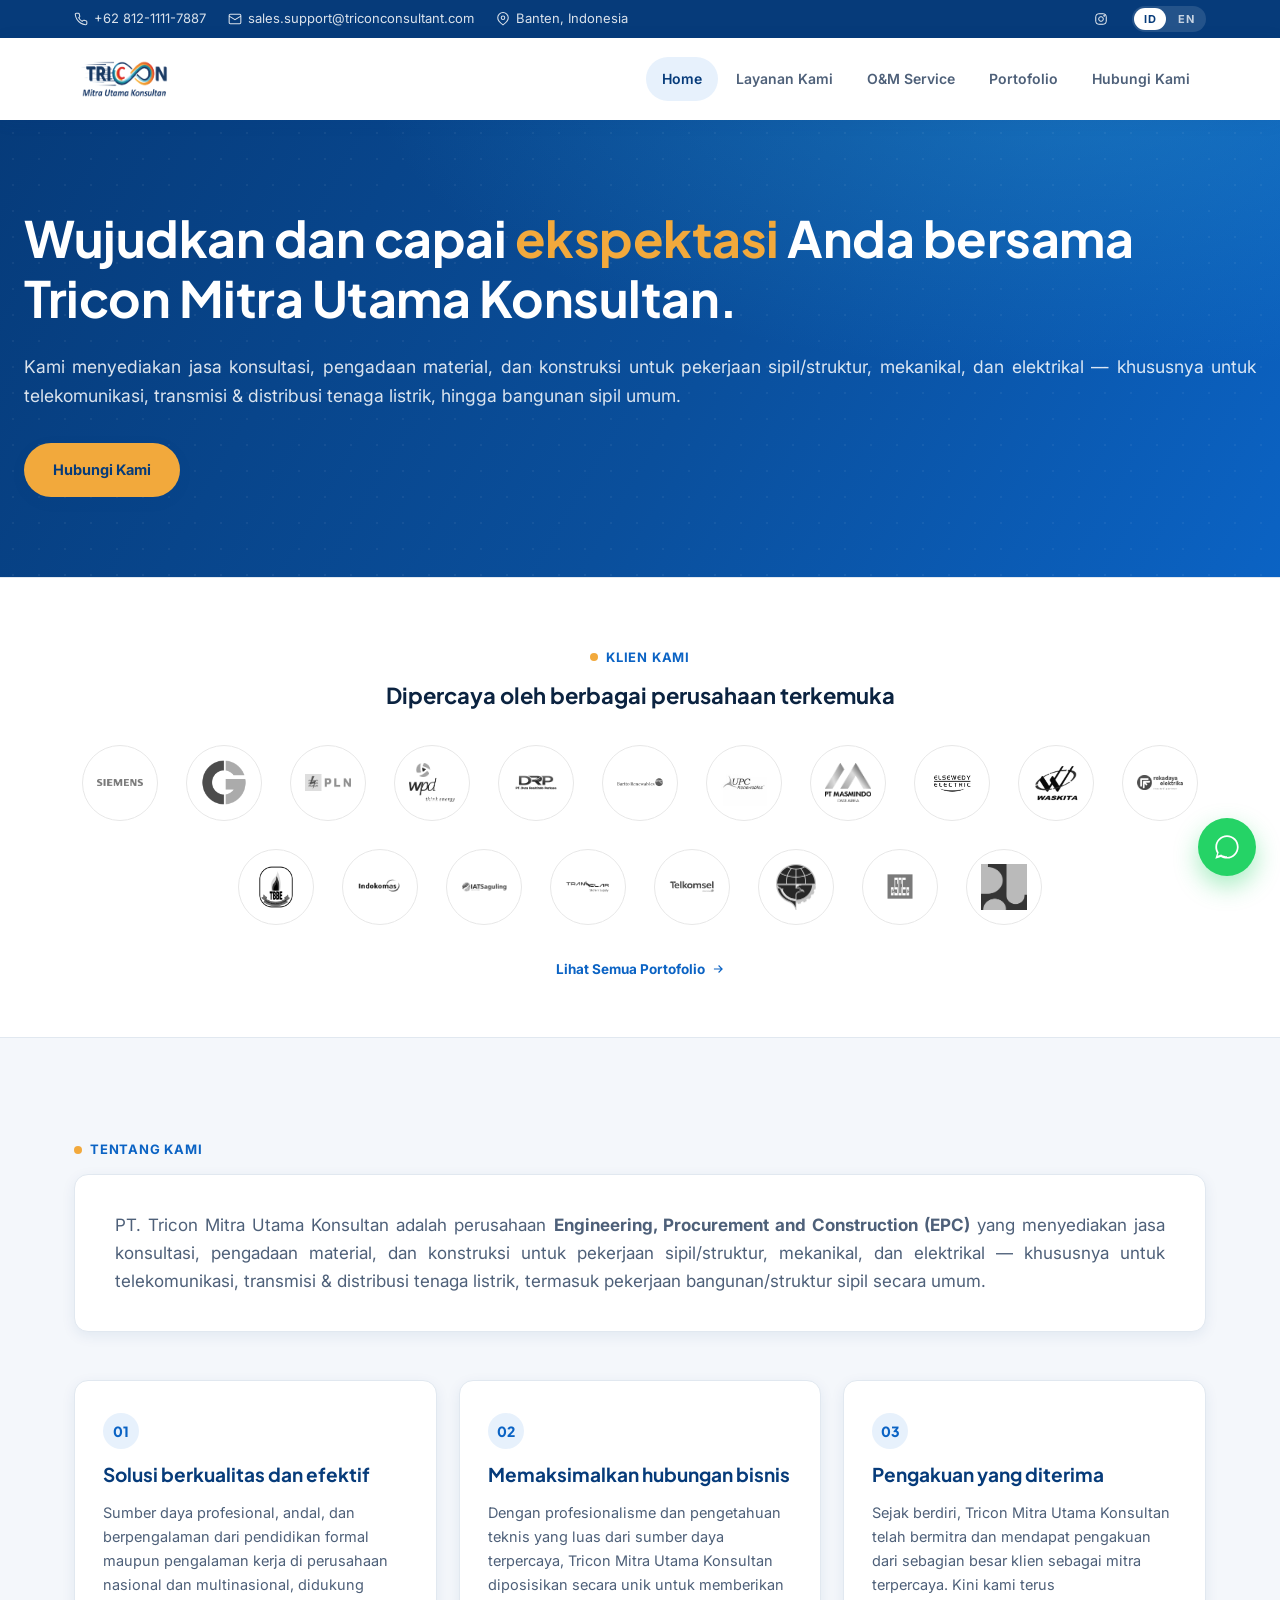
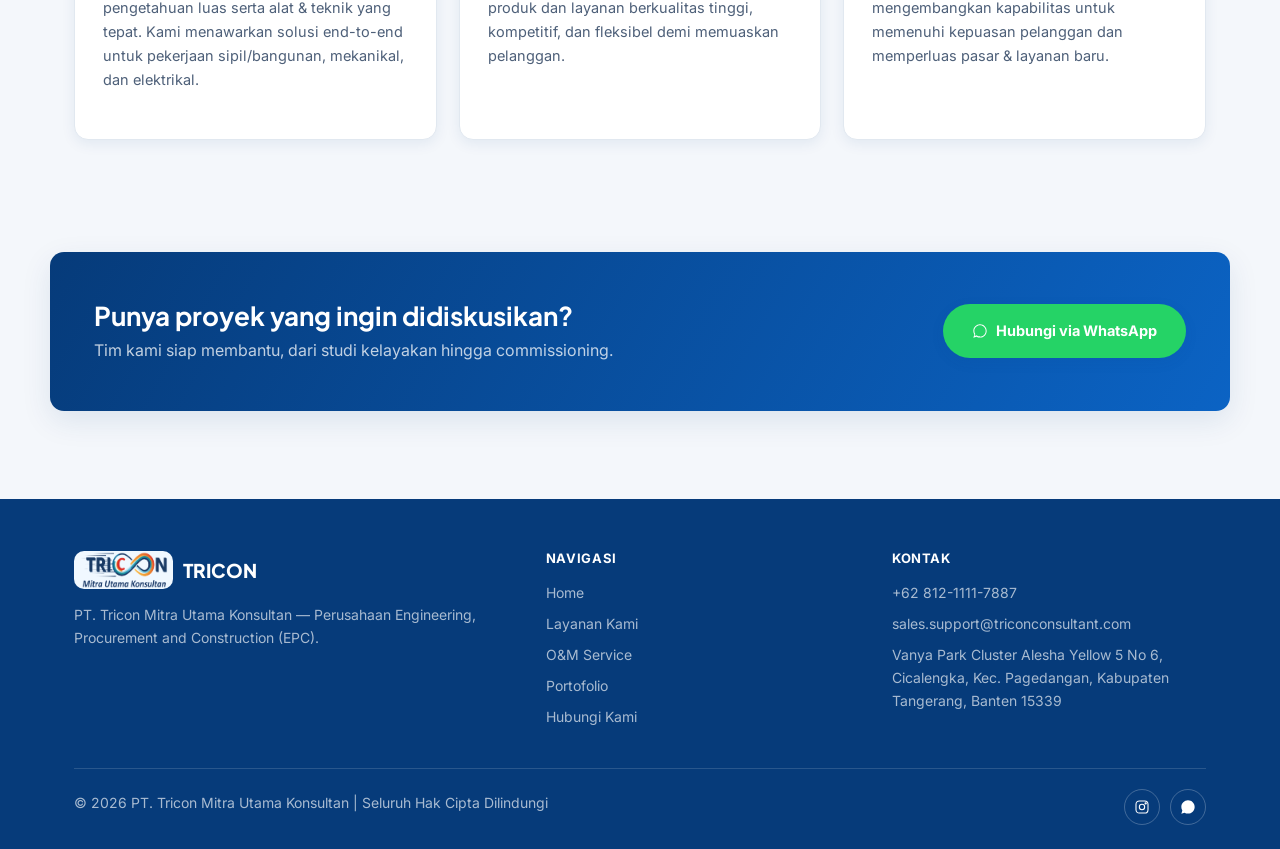
<file: index.html>
<!DOCTYPE html>
<html lang="id">
<head>
<meta charset="UTF-8">
<meta name="viewport" content="width=device-width, initial-scale=1.0">
<title>PT Tricon Mitra Utama Konsultan</title>
<meta name="description" content="PT. Tricon Mitra Utama Konsultan — Engineering, Procurement and Construction (EPC) Company untuk telekomunikasi, power transmission & distribution, dan konstruksi umum.">
<link rel="icon" type="image/png" sizes="512x512" data-href="brandAssets.favicon512" href="frontend/images/icon-tricon-512.png">
<link rel="icon" type="image/png" sizes="32x32" data-href="brandAssets.favicon32" href="frontend/images/icon-tricon-32.png">
<link rel="icon" type="image/png" sizes="16x16" data-href="brandAssets.favicon16" href="frontend/images/icon-tricon-16.png">
<link rel="apple-touch-icon" sizes="180x180" data-href="brandAssets.favicon180" href="frontend/images/icon-tricon-180.png">
<link rel="shortcut icon" data-href="brandAssets.faviconIco" href="frontend/images/icon-tricon.ico">
<link rel="canonical" href="https://www.triconconsultant.com/">

<!-- Open Graph (preview link di WhatsApp, Facebook, LinkedIn, dll) -->
<meta property="og:type" content="website">
<meta property="og:site_name" content="Tricon Mitra Utama Konsultan">
<meta property="og:locale" content="id_ID">
<meta property="og:url" content="https://www.triconconsultant.com/">
<meta property="og:title" content="PT Tricon Mitra Utama Konsultan | Home">
<meta property="og:description" content="PT. Tricon Mitra Utama Konsultan — Engineering, Procurement and Construction (EPC) Company untuk telekomunikasi, power transmission & distribution, dan konstruksi umum.">
<meta property="og:image" content="https://www.triconconsultant.com/frontend/images/og-image.jpg">
<meta property="og:image:width" content="1200">
<meta property="og:image:height" content="630">

<!-- Twitter / X Card -->
<meta name="twitter:card" content="summary_large_image">
<meta name="twitter:title" content="PT Tricon Mitra Utama Konsultan | Home">
<meta name="twitter:description" content="PT. Tricon Mitra Utama Konsultan — Engineering, Procurement and Construction (EPC) Company untuk telekomunikasi, power transmission & distribution, dan konstruksi umum.">
<meta name="twitter:image" content="https://www.triconconsultant.com/frontend/images/og-image.jpg">
<link rel="stylesheet" href="css/style.css">
</head>
<body>

<!-- ============ HEADER ============ -->
<div class="top-bar">
  <div class="wrap">
    <div class="tb-links">
      <a data-href="tel-office" href="tel:+6281389908113"><svg viewBox="0 0 24 24" fill="none" stroke="currentColor" stroke-width="1.8"><path d="M22 16.9v3a2 2 0 0 1-2.2 2 19.8 19.8 0 0 1-8.6-3 19.5 19.5 0 0 1-6-6 19.8 19.8 0 0 1-3-8.7A2 2 0 0 1 4.1 2h3a2 2 0 0 1 2 1.7c.1 1 .3 2 .7 3a2 2 0 0 1-.5 2.1L8 10a16 16 0 0 0 6 6l1.2-1.3a2 2 0 0 1 2.1-.5c1 .4 2 .6 3 .7a2 2 0 0 1 1.7 2z"/></svg> <span data-text="phone.officeDisplay">+62 813 8990 8113</span></a>
      <a data-href="mail-main" href="mailto:t.mustika@triconconsultant.com"><svg viewBox="0 0 24 24" fill="none" stroke="currentColor" stroke-width="1.8"><rect x="2" y="4" width="20" height="16" rx="2"/><path d="m2 7 10 6 10-6"/></svg> <span data-text="email.main">t.mustika@triconconsultant.com</span></a>
      <a href="contact"><svg viewBox="0 0 24 24" fill="none" stroke="currentColor" stroke-width="1.8"><path d="M21 10c0 6-9 12-9 12S3 16 3 10a9 9 0 1 1 18 0z"/><circle cx="12" cy="10" r="3"/></svg> <span data-text="address.short">Jakarta Selatan, Indonesia</span></a>
    </div>
    <div class="tb-social">
      <!-- Facebook dinonaktifkan -->
      <a data-href="social.instagram" href="https://www.instagram.com" target="_blank" rel="noopener" aria-label="Instagram"><svg viewBox="0 0 24 24" fill="none" stroke="#fff" stroke-width="1.6"><rect x="3" y="3" width="18" height="18" rx="5"/><circle cx="12" cy="12" r="4"/><circle cx="17.5" cy="6.5" r="1"/></svg></a>
      <div class="lang-switch">
        <button type="button" data-lang="id">ID</button>
        <button type="button" data-lang="en">EN</button>
      </div>
    </div>
  </div>
</div>
<header class="site-header">
  <div class="wrap">
    <a class="brand" href="/">
      <img data-src="brandAssets.logo" src="frontend/images/logo-tricon.png" alt="Tricon Mitra Utama Konsultan">
      <!--<span>TRICON<small data-id="Mitra Utama Konsultan" data-en="Trusted Engineering Partner">Mitra Utama Konsultan</small></span>-->
    </a>
    <button class="nav-toggle" aria-label="Buka menu"><span></span></button>
    <nav class="nav">
      <a href="/" class="active" data-id="Home" data-en="Home">Home</a>
      <a href="service" data-id="Layanan Kami" data-en="Our Service">Our Service</a>
      <a href="om-wind-turbine" data-id="O&amp;M Service" data-en="O&amp;M Service">O&amp;M Service</a>
      <a href="portfolio" data-id="Portofolio" data-en="Portfolio">Portfolio</a>
      <a href="contact" data-id="Hubungi Kami" data-en="Contact Us">Contact Us</a>
    </nav>
  </div>
</header>

<!-- ============ HERO ============ -->
<section class="hero">
  <div class="wrap hero-inner">
    <h1 data-id='Wujudkan dan capai <span class="accent">ekspektasi</span> Anda bersama Tricon Mitra Utama Konsultan.' data-en='Meet and achieve your <span class="accent">expectations</span> with Tricon Mitra Utama Konsultan.' data-html>Meet and achieve your <span class="accent">expectations</span> with Tricon Mitra Utama Konsultan.</h1>
    <p class="lead" data-id="Kami menyediakan jasa konsultasi, pengadaan material, dan konstruksi untuk pekerjaan sipil/struktur, mekanikal, dan elektrikal — khususnya untuk telekomunikasi, transmisi & distribusi tenaga listrik, hingga bangunan sipil umum." data-en="We provide consultancy, material procurement, and construction services for civil/structural, mechanical, and electrical works — with a focus on telecommunications, power transmission & distribution, as well as general civil buildings.">Kami menyediakan jasa konsultasi, pengadaan material, dan konstruksi untuk pekerjaan sipil/struktur, mekanikal, dan elektrikal — khususnya untuk telekomunikasi, transmisi & distribusi tenaga listrik, hingga bangunan sipil umum.</p>
    <a href="contact" class="btn btn-primary" data-id="Hubungi Kami" data-en="Contact Us">Contact Us</a>
  </div>
</section>

<!-- ============ OUR CLIENTS ============ -->
<section class="clients">
  <div class="wrap">
    <div class="clients-head">
      <p class="eyebrow" data-id="KLIEN KAMI" data-en="OUR CLIENTS">KLIEN KAMI</p>
      <h2 data-id="Dipercaya oleh berbagai perusahaan terkemuka" data-en="Trusted by leading companies">Dipercaya oleh berbagai perusahaan terkemuka</h2>
    </div>
    <div class="clients-logos">
      <a href="portfolio" class="reveal" aria-label="Siemens Indonesia">
        <img src="frontend/images/portfolio/siemens-indonesia/logo.png" alt="Siemens Indonesia">
      </a>
      <a href="portfolio" class="reveal" aria-label="CG Power Indonesia">
        <img src="frontend/images/portfolio/cg-power/logo.png" alt="CG Power Indonesia">
      </a>
      <a href="portfolio" class="reveal" aria-label="PT PLN (Persero)">
        <img src="frontend/images/portfolio/pln/logo.png" alt="PT PLN (Persero)">
      </a>
      <a href="portfolio" class="reveal" aria-label="WPD Indonesia">
        <img src="frontend/images/portfolio/wpd-indonesia/logo.png" alt="WPD Indonesia">
      </a>
      <a href="portfolio" class="reveal" aria-label="PT Duta Realtindo Perkasa">
        <img src="frontend/images/portfolio/duta-realtindo/logo.png" alt="PT Duta Realtindo Perkasa">
      </a>
            <a href="portfolio" class="reveal" aria-label="PT Sukabumi Bayu Energi">
        <img src="frontend/images/portfolio/barito/logo-barito.png" alt="PT Sukabumi Bayu Energi">
      </a>
      <a href="portfolio" class="reveal" aria-label="UPC Indonesia">
        <img src="frontend/images/portfolio/upc/logo.png" alt="UPC Indonesia">
      </a>
      <a href="portfolio" class="reveal" aria-label="PT Masmindo Dwi Area">
        <img src="frontend/images/portfolio/masmindo/logo.png" alt="PT Masmindo Dwi Area">
      </a>
      <a href="portfolio" class="reveal" aria-label="PT Elsewedy Indonesia">
        <img src="frontend/images/portfolio/elsewedy/logo-eew.png" alt="PT Elsewedy Indonesia">
      </a>
      <a href="portfolio" class="reveal" aria-label="PT Waskita Karya">
        <img src="frontend/images/portfolio/waskita/logo-wk.png" alt="PT Waskita Karya">
      </a>
      <a href="portfolio" class="reveal" aria-label="PT Rekadaya Elektrika Konsultan">
        <img src="frontend/images/portfolio/rekadaya/logo-rekadaya.png" alt="PT Rekadaya Elektrika Konsultan">
      </a>
      <a href="portfolio" class="reveal" aria-label="PT Truba Bara Banyu Enim">
        <img src="frontend/images/portfolio/truba/logo-truba.png" alt="PT Truba Bara Banyu Enim">
      </a>
      <a href="portfolio" class="reveal" aria-label="PT Indokomas Buana Perkasa">
        <img src="frontend/images/portfolio/indokomas/logo-indokomas.png" alt="PT Indokomas Buana Perkasa">
      </a>
      <a href="portfolio" class="reveal" aria-label="PT Indo ACWA Tenaga Saguling">
        <img src="frontend/images/portfolio/saguling/logo-saguling.png" alt="PT Indo ACWA Tenaga Saguling">
      </a>
      <a href="portfolio" class="reveal" aria-label="PT Transelar Intimitra">
        <img src="frontend/images/portfolio/transelar/logo-transelar.png" alt="PT Transelar Intimitra">
      </a>
      <a href="portfolio" class="reveal" aria-label="PT Telekomunikasi Selular">
        <img src="frontend/images/portfolio/telkomsel/logo-telkomsel.png" alt="PT Telekomunikasi Selular">
      </a>
      <a href="portfolio" class="reveal" aria-label="Kementerian Perhubungan">
        <img src="frontend/images/portfolio/kemen-perhub/logo-kemen.png" alt="Kementerian Perhubungan">
      </a>
      <a href="portfolio" class="reveal" aria-label="PT Port Engineering CSCEC Indonesia">
        <img src="frontend/images/portfolio/cscec/logo-csces.png" alt="PT Port Engineering CSCEC Indonesia">
      </a>
      <a href="portfolio" class="reveal" aria-label="Kementerian Pekerjaan Umum">
        <img src="frontend/images/portfolio/pupr/logo-pupr.png" alt="Kementerian Pekerjaan Umum">
      </a>         
    </div>
    <div class="clients-more">
      <a href="portfolio">
        <span data-id="Lihat Semua Portofolio" data-en="View All Portfolio">Lihat Semua Portofolio</span>
        <svg viewBox="0 0 24 24" fill="none" stroke="currentColor" stroke-width="2"><path d="M5 12h14M13 6l6 6-6 6"/></svg>
      </a>
    </div>
  </div>
</section>

<!-- ============ ABOUT ============ -->
<section>
  <div class="wrap">
    <p class="eyebrow" data-id="TENTANG KAMI" data-en="ABOUT US">ABOUT US</p>
    <div class="intro-card" data-text="about.intro" data-html>
      PT. Tricon Mitra Utama Konsultan adalah perusahaan <strong>Engineering, Procurement and Construction (EPC)</strong>
      yang menyediakan jasa konsultasi, pengadaan material, dan konstruksi untuk pekerjaan sipil/struktur, mekanikal,
      dan elektrikal — khususnya untuk telekomunikasi, transmisi &amp; distribusi tenaga listrik, termasuk pekerjaan
      bangunan/struktur sipil secara umum.
    </div>

    <div class="grid-3" style="margin-top:48px;">
      <div class="pillar">
        <span class="num">01</span>
        <h3 data-text="about.pillars.0.title">Effective quality solutions</h3>
        <p data-text="about.pillars.0.body" data-html>Sumber daya profesional, andal, dan berpengalaman dari pendidikan formal maupun pengalaman kerja di
          perusahaan nasional dan multinasional, didukung pengetahuan luas serta alat &amp; teknik yang tepat.
          Kami menawarkan solusi end-to-end untuk pekerjaan sipil/bangunan, mekanikal, dan elektrikal.</p>
      </div>
      <div class="pillar">
        <span class="num">02</span>
        <h3 data-text="about.pillars.1.title">Capitalizing on business relationship</h3>
        <p data-text="about.pillars.1.body" data-html>Dengan profesionalisme dan pengetahuan teknis yang luas dari sumber daya terpercaya, Tricon Mitra Utama
          Konsultan diposisikan secara unik untuk memberikan produk dan layanan berkualitas tinggi, kompetitif,
          dan fleksibel demi memuaskan pelanggan.</p>
      </div>
      <div class="pillar">
        <span class="num">03</span>
        <h3 data-text="about.pillars.2.title">Received acknowledgments</h3>
        <p data-text="about.pillars.2.body" data-html>Sejak berdiri, Tricon Mitra Utama Konsultan telah bermitra dan mendapat pengakuan dari sebagian besar
          klien sebagai mitra terpercaya. Kini kami terus mengembangkan kapabilitas untuk memenuhi kepuasan
          pelanggan dan memperluas pasar &amp; layanan baru.</p>
      </div>
    </div>
  </div>
</section>

<!-- ============ CTA BAND ============ -->
<section class="cta-band tight">
  <div class="wrap">
    <div>
      <h2 data-id="Punya proyek yang ingin didiskusikan?" data-en="Have a project you'd like to discuss?">Punya proyek yang ingin didiskusikan?</h2>
      <p data-id="Tim kami siap membantu, dari studi kelayakan hingga commissioning." data-en="Our team is ready to help, from feasibility studies to commissioning.">Tim kami siap membantu, dari studi kelayakan hingga commissioning.</p>
    </div>
    <a href="contact" class="btn btn-wa">
      <svg viewBox="0 0 24 24" fill="currentColor"><path d="M12 2C6.5 2 2 6.5 2 12c0 1.9.5 3.7 1.5 5.3L2 22l4.8-1.5c1.5.9 3.3 1.4 5.2 1.4 5.5 0 10-4.5 10-10S17.5 2 12 2zm0 18c-1.7 0-3.3-.5-4.7-1.3l-.3-.2-3 .9.9-2.9-.2-.3C3.9 15 3.5 13.5 3.5 12c0-4.7 3.8-8.5 8.5-8.5s8.5 3.8 8.5 8.5-3.8 8.5-8.5 8.5z"/></svg>
      <span data-id="Hubungi via WhatsApp" data-en="Chat via WhatsApp">Chat via WhatsApp</span>
    </a>
  </div>
</section>

<!-- ============ FOOTER ============ -->
<footer>
  <div class="wrap">
    <div class="footer-grid">
      <div>
        <div class="brand" style="margin-bottom:14px;">
          <img data-src="brandAssets.logo" src="frontend/images/logo-tricon.png" alt="Tricon" style="background-color:aliceblue;border-radius:10px;">
          <span>TRICON</span>
        </div>
        <p><span data-text="companyName">PT. Tricon Mitra Utama Konsultan</span> — <span data-id="Perusahaan Engineering, Procurement and Construction (EPC)." data-en="Engineering, Procurement and Construction (EPC) Company.">Engineering, Procurement and Construction (EPC) Company.</span></p>
      </div>
      <div>
        <h4 data-id="Navigasi" data-en="Navigation">Navigasi</h4>
        <a href="/" data-id="Home" data-en="Home">Home</a>
        <a href="service" data-id="Layanan Kami" data-en="Our Service">Our Service</a>
        <a href="om-wind-turbine" data-id="O&amp;M Service" data-en="O&amp;M Service">O&amp;M Service</a>
        <a href="portfolio" data-id="Portofolio" data-en="Portfolio">Portfolio</a>
        <a href="contact" data-id="Hubungi Kami" data-en="Contact Us">Contact Us</a>
      </div>
      <div>
        <h4 data-id="Kontak" data-en="Contact">Kontak</h4>
        <a data-href="tel-office" href="tel:+6281389908113"><span data-text="phone.officeDisplay">+62 813 8990 8113</span></a>
        <a data-href="mail-main" href="mailto:t.mustika@triconconsultant.com"><span data-text="email.main">t.mustika@triconconsultant.com</span></a>
        <a href="contact"><span data-text="address.full">Office 18 Lt. 22 Suite E, Jl. TB Simatupang KAV 18, Jakarta Selatan</span></a>
      </div>
    </div>
    <div class="footer-bottom">
      <p>&copy; <span id="year"></span> <span data-text="companyName">Tricon Mitra Utama Konsultan</span> | <span data-id="Seluruh Hak Cipta Dilindungi" data-en="All Rights Reserved">All Rights Reserved</span></p>
      <div class="footer-social">
        <!-- Facebook dinonaktifkan -->
        <a href="https://www.instagram.com" target="_blank" rel="noopener" aria-label="Instagram">
          <svg viewBox="0 0 24 24" fill="none" stroke="#fff" stroke-width="1.6"><rect x="3" y="3" width="18" height="18" rx="5"/><circle cx="12" cy="12" r="4"/><circle cx="17.5" cy="6.5" r="1"/></svg>
        </a>
        <a data-href="wa-office" href="https://wa.me/6281389908113" target="_blank" rel="noopener" aria-label="WhatsApp">
          <svg viewBox="0 0 24 24" fill="#fff"><path d="M12 2C6.5 2 2 6.5 2 12c0 1.9.5 3.7 1.5 5.3L2 22l4.8-1.5c1.5.9 3.3 1.4 5.2 1.4 5.5 0 10-4.5 10-10S17.5 2 12 2z"/></svg>
        </a>
      </div>
    </div>
  </div>
</footer>

<a class="float-wa" data-href="wa-office" href="https://wa.me/6281389908113" target="_blank" rel="noopener" aria-label="Chat WhatsApp">
  <svg viewBox="0 0 24 24"><path d="M12 2C6.5 2 2 6.5 2 12c0 1.9.5 3.7 1.5 5.3L2 22l4.8-1.5c1.5.9 3.3 1.4 5.2 1.4 5.5 0 10-4.5 10-10S17.5 2 12 2zm0 18c-1.7 0-3.3-.5-4.7-1.3l-.3-.2-3 .9.9-2.9-.2-.3C3.9 15 3.5 13.5 3.5 12c0-4.7 3.8-8.5 8.5-8.5s8.5 3.8 8.5 8.5-3.8 8.5-8.5 8.5z"/></svg>
</a>

<button type="button" class="back-to-top" id="back-to-top" aria-label="Kembali ke atas">
  <svg viewBox="0 0 24 24" fill="none" stroke="currentColor" stroke-width="2.2"><path d="M12 19V5M5 12l7-7 7 7"/></svg>
</button>

<script src="js/company-data.js"></script>
<script src="js/content-about.js"></script>
<script src="js/populate.js"></script>
<script src="js/i18n.js"></script>
<script src="js/main.js"></script>
<script>document.getElementById('year').textContent = new Date().getFullYear();</script>
</body>
</html>
</file>
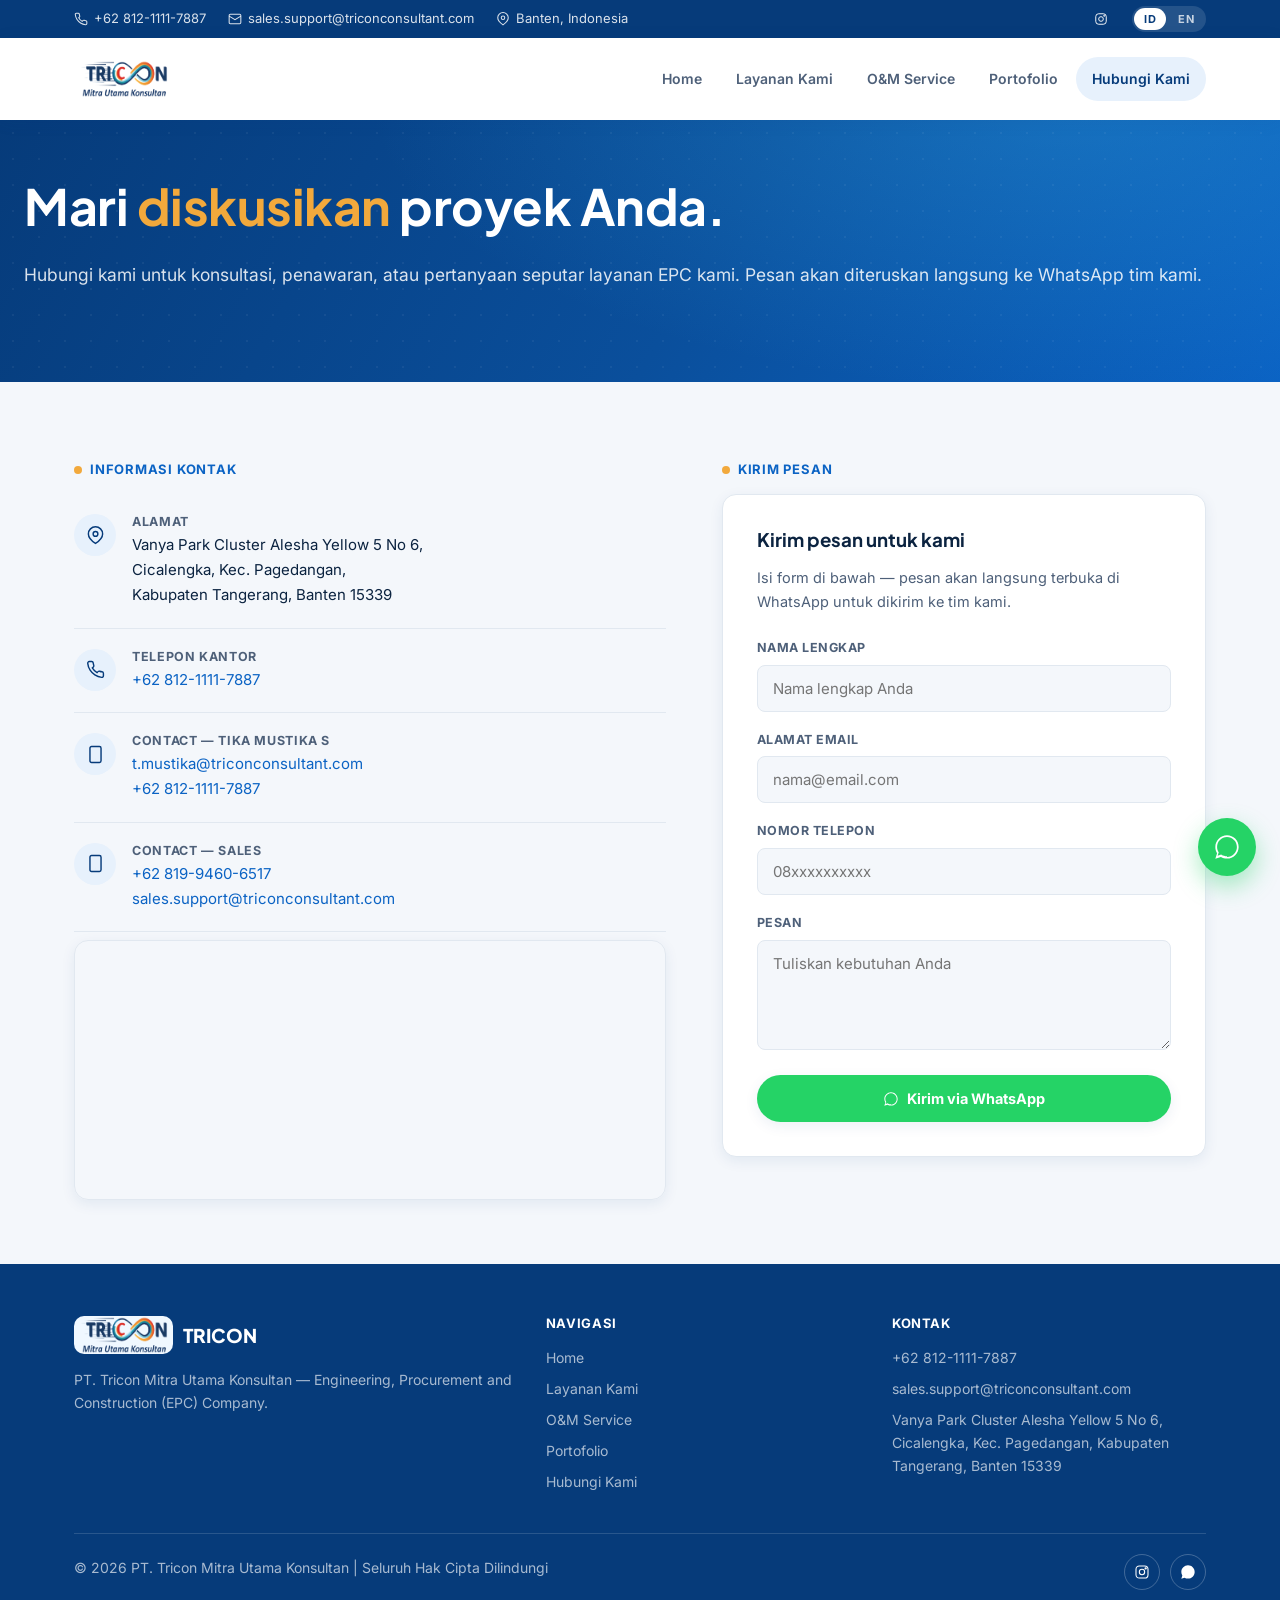
<file: contact.html>
<!DOCTYPE html>
<html lang="id">
<head>
<meta charset="UTF-8">
<meta name="viewport" content="width=device-width, initial-scale=1.0">
<title>Tricon | Contact Us</title>
<meta name="description" content="Hubungi Tricon Mitra Utama Konsultan untuk konsultasi EPC: telekomunikasi, transmisi & distribusi tenaga listrik, dan konstruksi. Chat langsung via WhatsApp.">
<link rel="icon" type="image/png" sizes="512x512" data-href="brandAssets.favicon512" href="frontend/images/icon-tricon-512.png">
<link rel="icon" type="image/png" sizes="32x32" data-href="brandAssets.favicon32" href="frontend/images/icon-tricon-32.png">
<link rel="icon" type="image/png" sizes="16x16" data-href="brandAssets.favicon16" href="frontend/images/icon-tricon-16.png">
<link rel="apple-touch-icon" sizes="180x180" data-href="brandAssets.favicon180" href="frontend/images/icon-tricon-180.png">
<link rel="shortcut icon" data-href="brandAssets.faviconIco" href="frontend/images/icon-tricon.ico">
<link rel="canonical" href="https://www.triconconsultant.com/contact">

<!-- Open Graph (preview link di WhatsApp, Facebook, LinkedIn, dll) -->
<meta property="og:type" content="website">
<meta property="og:site_name" content="Tricon Mitra Utama Konsultan">
<meta property="og:locale" content="id_ID">
<meta property="og:url" content="https://www.triconconsultant.com/contact">
<meta property="og:title" content="Contact Us | Tricon Mitra Utama Konsultan">
<meta property="og:description" content="Hubungi Tricon Mitra Utama Konsultan untuk konsultasi EPC: telekomunikasi, transmisi & distribusi tenaga listrik, dan konstruksi. Chat langsung via WhatsApp.">
<meta property="og:image" content="https://www.triconconsultant.com/frontend/images/og-image.jpg">
<meta property="og:image:width" content="1200">
<meta property="og:image:height" content="630">

<!-- Twitter / X Card -->
<meta name="twitter:card" content="summary_large_image">
<meta name="twitter:title" content="Contact Us | Tricon Mitra Utama Konsultan">
<meta name="twitter:description" content="Hubungi Tricon Mitra Utama Konsultan untuk konsultasi EPC: telekomunikasi, transmisi & distribusi tenaga listrik, dan konstruksi. Chat langsung via WhatsApp.">
<meta name="twitter:image" content="https://www.triconconsultant.com/frontend/images/og-image.jpg">
<link rel="stylesheet" href="css/style.css">
</head>
<body>

<div class="top-bar">
  <div class="wrap">
    <div class="tb-links">
      <a data-href="tel-office" href="tel:+6281389908113"><svg viewBox="0 0 24 24" fill="none" stroke="currentColor" stroke-width="1.8"><path d="M22 16.9v3a2 2 0 0 1-2.2 2 19.8 19.8 0 0 1-8.6-3 19.5 19.5 0 0 1-6-6 19.8 19.8 0 0 1-3-8.7A2 2 0 0 1 4.1 2h3a2 2 0 0 1 2 1.7c.1 1 .3 2 .7 3a2 2 0 0 1-.5 2.1L8 10a16 16 0 0 0 6 6l1.2-1.3a2 2 0 0 1 2.1-.5c1 .4 2 .6 3 .7a2 2 0 0 1 1.7 2z"/></svg> <span data-text="phone.officeDisplay">+62 813 8990 8113</span></a>
      <a data-href="mail-main" href="mailto:t.mustika@triconconsultant.com"><svg viewBox="0 0 24 24" fill="none" stroke="currentColor" stroke-width="1.8"><rect x="2" y="4" width="20" height="16" rx="2"/><path d="m2 7 10 6 10-6"/></svg> <span data-text="email.main">t.mustika@triconconsultant.com</span></a>
      <a href="contact"><svg viewBox="0 0 24 24" fill="none" stroke="currentColor" stroke-width="1.8"><path d="M21 10c0 6-9 12-9 12S3 16 3 10a9 9 0 1 1 18 0z"/><circle cx="12" cy="10" r="3"/></svg> <span data-text="address.short">Jakarta Selatan, Indonesia</span></a>
    </div>
    <div class="tb-social">
      <!-- Facebook dinonaktifkan -->
      <a data-href="social.instagram" href="https://www.instagram.com" target="_blank" rel="noopener" aria-label="Instagram"><svg viewBox="0 0 24 24" fill="none" stroke="#fff" stroke-width="1.6"><rect x="3" y="3" width="18" height="18" rx="5"/><circle cx="12" cy="12" r="4"/><circle cx="17.5" cy="6.5" r="1"/></svg></a>
      <div class="lang-switch">
        <button type="button" data-lang="id">ID</button>
        <button type="button" data-lang="en">EN</button>
      </div>
    </div>
  </div>
</div>
<header class="site-header">
  <div class="wrap">
    <a class="brand" href="/">
      <img data-src="brandAssets.logo" src="frontend/images/logo-tricon.png" alt="Tricon Mitra Utama Konsultan">
      <!--<span>TRICON<small data-id="Mitra Utama Konsultan" data-en="Trusted Engineering Partner">Mitra Utama Konsultan</small></span>-->
    </a>
    <button class="nav-toggle" aria-label="Buka menu"><span></span></button>
    <nav class="nav">
      <a href="/" data-id="Home" data-en="Home">Home</a>
      <a href="service" data-id="Layanan Kami" data-en="Our Service">Our Service</a>
      <a href="om-wind-turbine" data-id="O&amp;M Service" data-en="O&amp;M Service">O&amp;M Service</a>
      <a href="portfolio" data-id="Portofolio" data-en="Portfolio">Portfolio</a>
      <a href="contact" class="active" data-id="Hubungi Kami" data-en="Contact Us">Contact Us</a>
      <!-- tombol Contact Us kedua dihapus atas permintaan user -->
    </nav>
  </div>
</header>

<section class="hero" style="padding:56px 0 60px;">
  <div class="wrap hero-inner">
    <h1 data-id='Mari <span class="accent">diskusikan</span> proyek Anda.' data-en='Let&#39;s <span class="accent">discuss</span> your project.' data-html>Mari <span class="accent">diskusikan</span> proyek Anda.</h1>
    <p class="lead" data-id="Hubungi kami untuk konsultasi, penawaran, atau pertanyaan seputar layanan EPC kami. Pesan akan diteruskan langsung ke WhatsApp tim kami." data-en="Reach out to us for consultations, quotations, or questions about our EPC services. Your message will be forwarded directly to our team's WhatsApp.">Hubungi kami untuk konsultasi, penawaran, atau pertanyaan seputar layanan EPC kami. Pesan akan diteruskan langsung ke WhatsApp tim kami.</p>
  </div>
</section>

<section class="tight">
  <div class="wrap contact-grid">

    <!-- Contact info -->
    <div>
      <p class="eyebrow" data-id="INFORMASI KONTAK" data-en="CONTACT INFORMATION">INFORMASI KONTAK</p>

      <div class="contact-item">
        <div class="ic">
          <svg viewBox="0 0 24 24" fill="none" stroke="currentColor" stroke-width="1.8"><path d="M21 10c0 6-9 12-9 12S3 16 3 10a9 9 0 1 1 18 0z"/><circle cx="12" cy="10" r="3"/></svg>
        </div>
        <div>
          <h4 data-id="Alamat" data-en="Address">Alamat</h4>
          <p data-text="address.fullHtml" data-html>Office 18 Lantai 22 Suite E,<br>Jl. TB Simatupang KAV 18,<br>Jakarta Selatan, 12520</p>
        </div>
      </div>

      <div class="contact-item">
        <div class="ic">
          <svg viewBox="0 0 24 24" fill="none" stroke="currentColor" stroke-width="1.8"><path d="M22 16.9v3a2 2 0 0 1-2.2 2 19.8 19.8 0 0 1-8.6-3 19.5 19.5 0 0 1-6-6 19.8 19.8 0 0 1-3-8.7A2 2 0 0 1 4.1 2h3a2 2 0 0 1 2 1.7c.1 1 .3 2 .7 3a2 2 0 0 1-.5 2.1L8 10a16 16 0 0 0 6 6l1.2-1.3a2 2 0 0 1 2.1-.5c1 .4 2 .6 3 .7a2 2 0 0 1 1.7 2z"/></svg>
        </div>
        <div>
          <h4 data-id="Telepon Kantor" data-en="Phone Office">Phone Office</h4>
          <p><a data-href="tel-office" href="tel:+6281389908113"><span data-text="phone.officeDisplay">+62 813 8990 8113</span></a></p>
        </div>
      </div>

      <div class="contact-item">
        <div class="ic">
          <svg viewBox="0 0 24 24" fill="none" stroke="currentColor" stroke-width="1.8"><rect x="5" y="2" width="14" height="20" rx="2"/><path d="M12 18h.01"/></svg>
        </div>
        <div>
          <h4 data-text="contacts.0.role">Contact Person — Tika M. S</h4>
          <p><a data-href="mail:contacts.0.email" href="mailto:t.mustika@triconconsultant.com"><span data-text="contacts.0.email">t.mustika@triconconsultant.com</span></a><br>
          <a data-href="tel:contacts.0.phoneRaw" href="tel:+6281211117887"><span data-text="contacts.0.phoneDisplay">+62 812 1111 7887</span></a></p>
        </div>
      </div>

      <div class="contact-item">
        <div class="ic">
          <svg viewBox="0 0 24 24" fill="none" stroke="currentColor" stroke-width="1.8"><rect x="5" y="2" width="14" height="20" rx="2"/><path d="M12 18h.01"/></svg>
        </div>
        <div>
          <h4 data-text="contacts.1.role">Contact Person — S. D Rosadi</h4>
          <p><a data-href="tel:contacts.1.phoneRaw" href="tel:+6285766906625"><span data-text="contacts.1.phoneDisplay">+62 857 6690 6625</span></a><br>
          <a data-href="mail:contacts.1.email" href="mailto:s.rosadi@triconconsultant.com"><span data-text="contacts.1.email">s.rosadi@triconconsultant.com</span></a></p>
        </div>
      </div>

      <div class="map-frame">
        <iframe
          src="https://www.google.com/maps/embed?pb=!1m18!1m12!1m3!1d4275.605219139826!2d106.61563841087926!3d-6.292781993669944!2m3!1f0!2f0!3f0!3m2!1i1024!2i768!4f13.1!3m3!1m2!1s0x2e69fd00065d4c41%3A0xfe13f582b092d79!2sPT.%20Tricon%20Mitra%20Utama%20Konsultan!5e1!3m2!1sid!2sid!4v1784471849280!5m2!1sid!2sid"
          loading="lazy" referrerpolicy="no-referrer-when-downgrade"
          title="Lokasi Kantor Tricon"></iframe>
      </div>
    </div>

    <!-- WA Form -->
    <div>
      <p class="eyebrow" data-id="KIRIM PESAN" data-en="SEND MESSAGE">KIRIM PESAN</p>
      <div class="wa-form">
        <h3 style="margin-bottom:6px;" data-id="Kirim pesan untuk kami" data-en="Send us a message">Send us a message</h3>
        <p style="color:var(--ink-soft);font-size:14.5px;margin-bottom:24px;" data-id="Isi form di bawah — pesan akan langsung terbuka di WhatsApp untuk dikirim ke tim kami." data-en="Fill out the form below — your message will open directly in WhatsApp to send to our team.">Isi form di bawah — pesan akan langsung terbuka di WhatsApp untuk dikirim ke tim kami.</p>

        <form id="contact-form">
          <div class="field">
            <label for="name" data-id="Nama Lengkap" data-en="Full Name">Full Name</label>
            <input type="text" id="name" name="name" data-id-placeholder="Nama lengkap Anda" data-en-placeholder="Your full name" placeholder="Nama lengkap Anda" required>
          </div>
          <div class="field">
            <label for="email" data-id="Alamat Email" data-en="Email Address">Email Address</label>
            <input type="email" id="email" name="email" placeholder="nama@email.com" required>
          </div>
          <div class="field">
            <label for="phone" data-id="Nomor Telepon" data-en="Phone Number">Phone Number</label>
            <input type="text" id="phone" name="phone" placeholder="08xxxxxxxxxx" required>
          </div>
          <div class="field">
            <label for="req_message" data-id="Pesan" data-en="Message">Message</label>
            <textarea id="req_message" name="req_message" data-id-placeholder="Tuliskan kebutuhan Anda" data-en-placeholder="Tell us what you need" placeholder="Tuliskan kebutuhan Anda" required></textarea>
          </div>
          <button type="submit" class="btn btn-wa" style="width:100%;justify-content:center;">
            <svg viewBox="0 0 24 24" fill="currentColor"><path d="M12 2C6.5 2 2 6.5 2 12c0 1.9.5 3.7 1.5 5.3L2 22l4.8-1.5c1.5.9 3.3 1.4 5.2 1.4 5.5 0 10-4.5 10-10S17.5 2 12 2zm0 18c-1.7 0-3.3-.5-4.7-1.3l-.3-.2-3 .9.9-2.9-.2-.3C3.9 15 3.5 13.5 3.5 12c0-4.7 3.8-8.5 8.5-8.5s8.5 3.8 8.5 8.5-3.8 8.5-8.5 8.5z"/></svg>
            <span data-id="Kirim via WhatsApp" data-en="Send via WhatsApp">Kirim via WhatsApp</span>
          </button>
        </form>
      </div>
    </div>

  </div>
</section>

<footer>
  <div class="wrap">
    <div class="footer-grid">
      <div>
        <div class="brand" style="margin-bottom:14px;">
          <img data-src="brandAssets.logo" src="frontend/images/logo-tricon.png" alt="Tricon" style="background-color:aliceblue;border-radius:10px;">
          <span>TRICON</span>
        </div>
        <p><span data-text="companyName">PT. Tricon Mitra Utama Konsultan</span> — Engineering, Procurement and Construction (EPC) Company.</p>
      </div>
      <div>
        <h4 data-id="Navigasi" data-en="Navigation">Navigasi</h4>
        <a href="/" data-id="Home" data-en="Home">Home</a>
        <a href="service" data-id="Layanan Kami" data-en="Our Service">Our Service</a>
        <a href="om-wind-turbine" data-id="O&amp;M Service" data-en="O&amp;M Service">O&amp;M Service</a>
        <a href="portfolio" data-id="Portofolio" data-en="Portfolio">Portfolio</a>
        <a href="contact" data-id="Hubungi Kami" data-en="Contact Us">Contact Us</a>
      </div>
      <div>
        <h4 data-id="Kontak" data-en="Contact">Kontak</h4>
        <a data-href="tel-office" href="tel:+6281389908113"><span data-text="phone.officeDisplay">+62 813 8990 8113</span></a>
        <a data-href="mail-main" href="mailto:t.mustika@triconconsultant.com"><span data-text="email.main">t.mustika@triconconsultant.com</span></a>
        <a href="contact"><span data-text="address.full">Office 18 Lt. 22 Suite E, Jl. TB Simatupang KAV 18, Jakarta Selatan</span></a>
      </div>
    </div>
    <div class="footer-bottom">
      <p>&copy; <span id="year"></span> <span data-text="companyName">Tricon Mitra Utama Konsultan</span> | <span data-id="Seluruh Hak Cipta Dilindungi" data-en="All Rights Reserved">All Rights Reserved</span></p>
      <div class="footer-social">
        <!-- Facebook dinonaktifkan -->
        <a href="https://www.instagram.com" target="_blank" rel="noopener" aria-label="Instagram">
          <svg viewBox="0 0 24 24" fill="none" stroke="#fff" stroke-width="1.6"><rect x="3" y="3" width="18" height="18" rx="5"/><circle cx="12" cy="12" r="4"/><circle cx="17.5" cy="6.5" r="1"/></svg>
        </a>
        <a data-href="wa-office" href="https://wa.me/6281389908113" target="_blank" rel="noopener" aria-label="WhatsApp">
          <svg viewBox="0 0 24 24" fill="#fff"><path d="M12 2C6.5 2 2 6.5 2 12c0 1.9.5 3.7 1.5 5.3L2 22l4.8-1.5c1.5.9 3.3 1.4 5.2 1.4 5.5 0 10-4.5 10-10S17.5 2 12 2z"/></svg>
        </a>
      </div>
    </div>
  </div>
</footer>

<a class="float-wa" data-href="wa-office" href="https://wa.me/6281389908113" target="_blank" rel="noopener" aria-label="Chat WhatsApp">
  <svg viewBox="0 0 24 24"><path d="M12 2C6.5 2 2 6.5 2 12c0 1.9.5 3.7 1.5 5.3L2 22l4.8-1.5c1.5.9 3.3 1.4 5.2 1.4 5.5 0 10-4.5 10-10S17.5 2 12 2zm0 18c-1.7 0-3.3-.5-4.7-1.3l-.3-.2-3 .9.9-2.9-.2-.3C3.9 15 3.5 13.5 3.5 12c0-4.7 3.8-8.5 8.5-8.5s8.5 3.8 8.5 8.5-3.8 8.5-8.5 8.5z"/></svg>
</a>

<button type="button" class="back-to-top" id="back-to-top" aria-label="Kembali ke atas">
  <svg viewBox="0 0 24 24" fill="none" stroke="currentColor" stroke-width="2.2"><path d="M12 19V5M5 12l7-7 7 7"/></svg>
</button>

<script src="js/company-data.js"></script>
<script src="js/populate.js"></script>
<script src="js/i18n.js"></script>
<script src="js/main.js"></script>
<script>document.getElementById('year').textContent = new Date().getFullYear();</script>
</body>
</html>
</file>
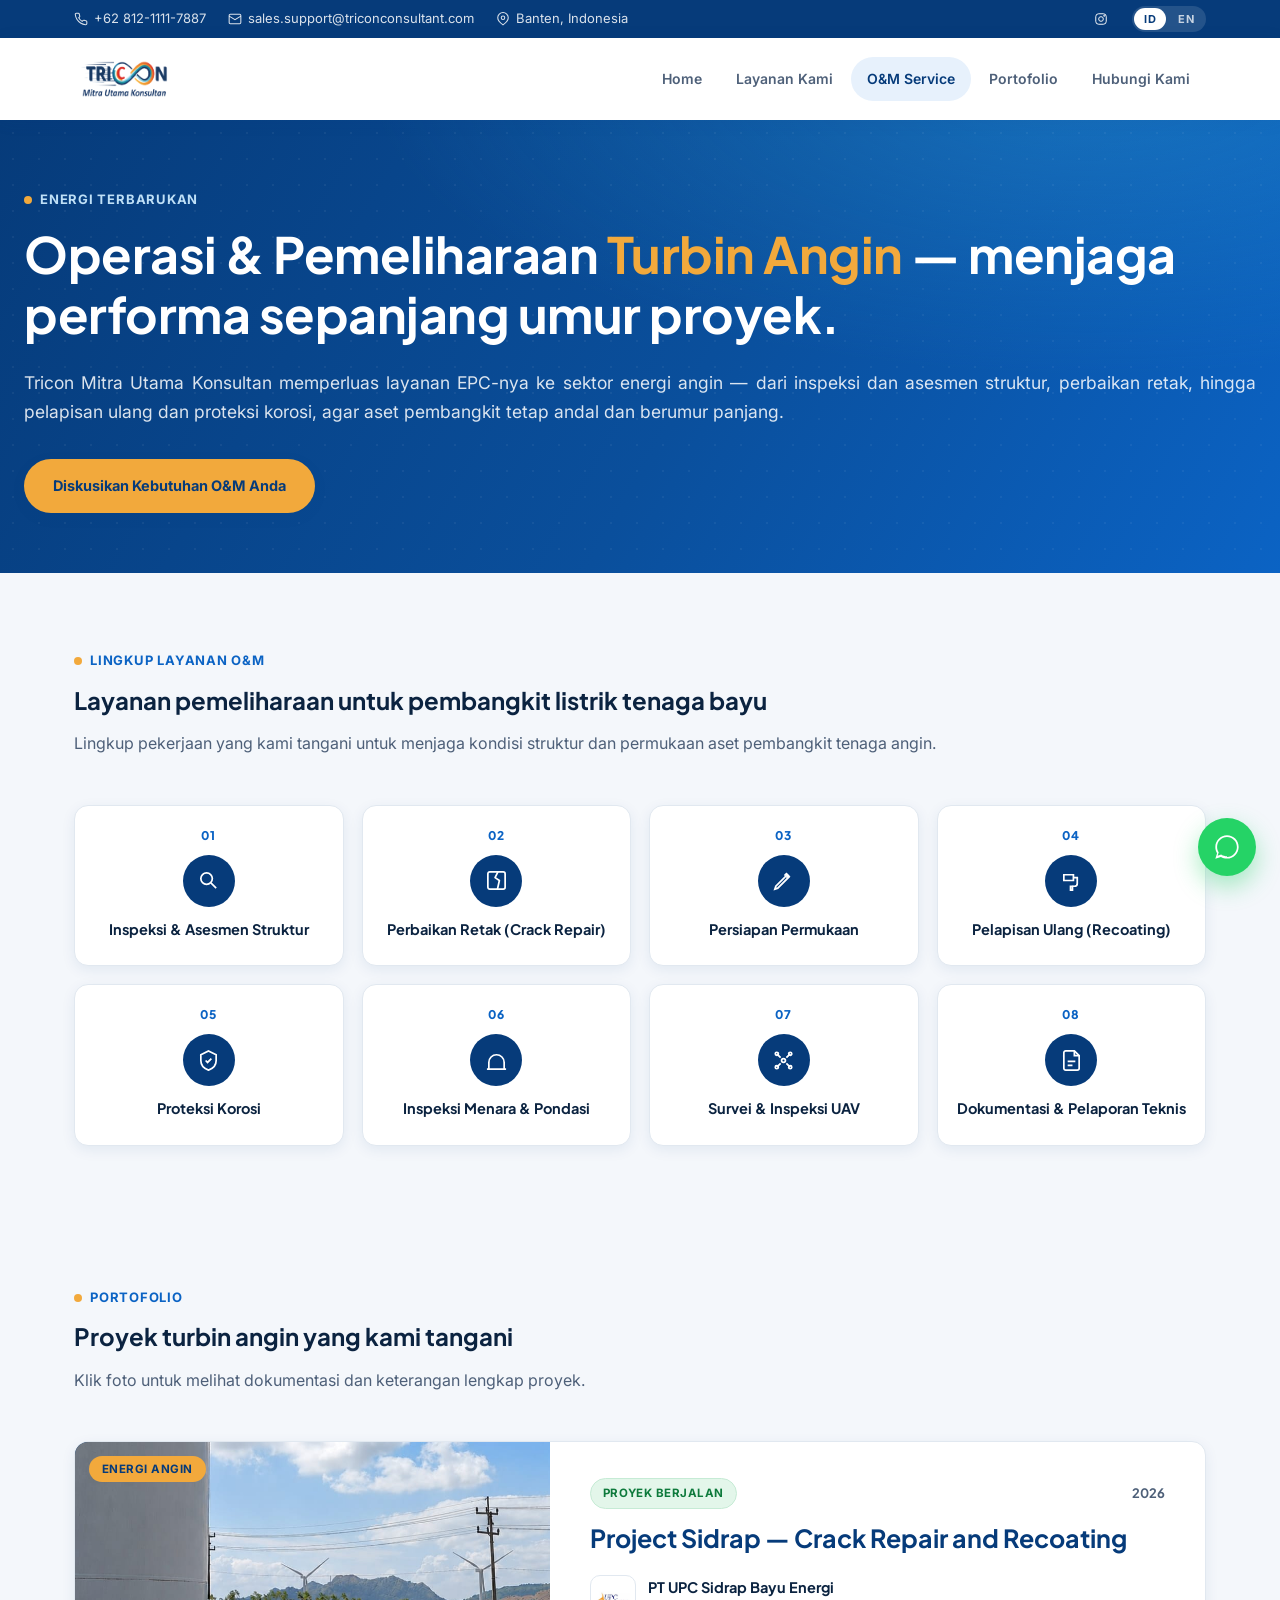
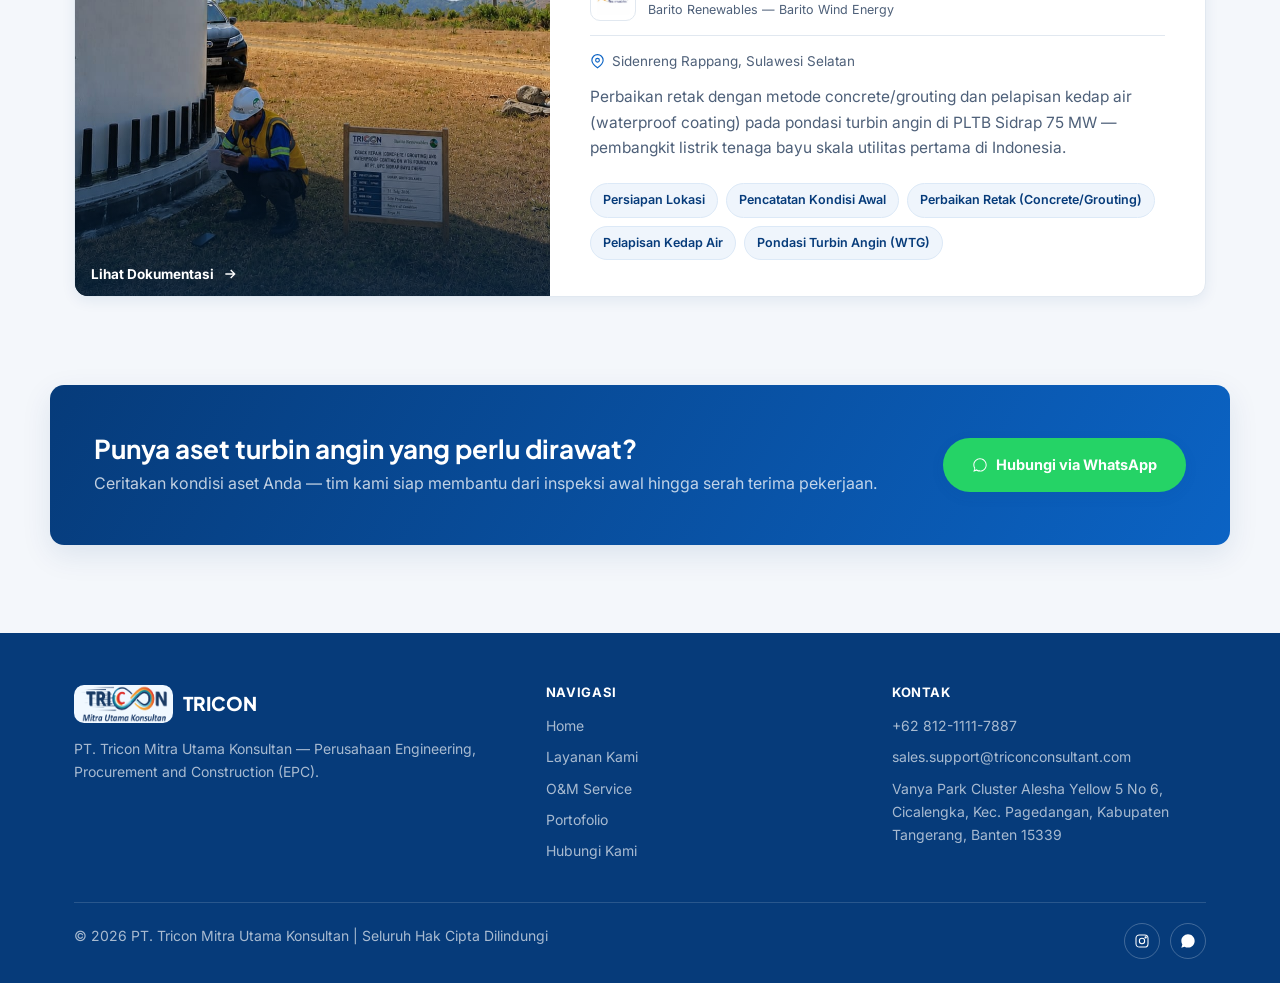
<file: om-wind-turbine.html>
<!DOCTYPE html>
<html lang="id">
<head>
<meta charset="UTF-8">
<meta name="viewport" content="width=device-width, initial-scale=1.0">
<title>Tricon | O&amp;M Wind Turbine</title>
<meta name="description" content="Layanan Operasi &amp; Pemeliharaan (O&amp;M) turbin angin PT Tricon Mitra Utama Konsultan: inspeksi struktur, crack repair, recoating, dan proteksi korosi untuk PLTB di Indonesia.">
<link rel="icon" type="image/png" sizes="512x512" data-href="brandAssets.favicon512" href="frontend/images/icon-tricon-512.png">
<link rel="icon" type="image/png" sizes="32x32" data-href="brandAssets.favicon32" href="frontend/images/icon-tricon-32.png">
<link rel="icon" type="image/png" sizes="16x16" data-href="brandAssets.favicon16" href="frontend/images/icon-tricon-16.png">
<link rel="apple-touch-icon" sizes="180x180" data-href="brandAssets.favicon180" href="frontend/images/icon-tricon-180.png">
<link rel="shortcut icon" data-href="brandAssets.faviconIco" href="frontend/images/icon-tricon.ico">
<link rel="canonical" href="https://www.triconconsultant.com/om-wind-turbine">

<!-- Open Graph (preview link di WhatsApp, Facebook, LinkedIn, dll) -->
<meta property="og:type" content="website">
<meta property="og:site_name" content="Tricon Mitra Utama Konsultan">
<meta property="og:locale" content="id_ID">
<meta property="og:url" content="https://www.triconconsultant.com/om-wind-turbine">
<meta property="og:title" content="O&amp;M Wind Turbine | Tricon Mitra Utama Konsultan">
<meta property="og:description" content="Layanan Operasi &amp; Pemeliharaan (O&amp;M) turbin angin PT Tricon Mitra Utama Konsultan: inspeksi struktur, crack repair, recoating, dan proteksi korosi untuk PLTB di Indonesia.">
<meta property="og:image" content="https://www.triconconsultant.com/frontend/images/og-image.jpg">
<meta property="og:image:width" content="1200">
<meta property="og:image:height" content="630">

<!-- Twitter / X Card -->
<meta name="twitter:card" content="summary_large_image">
<meta name="twitter:title" content="O&amp;M Wind Turbine | Tricon Mitra Utama Konsultan">
<meta name="twitter:description" content="Layanan Operasi &amp; Pemeliharaan (O&amp;M) turbin angin PT Tricon Mitra Utama Konsultan: inspeksi struktur, crack repair, recoating, dan proteksi korosi untuk PLTB di Indonesia.">
<meta name="twitter:image" content="https://www.triconconsultant.com/frontend/images/og-image.jpg">
<link rel="stylesheet" href="css/style.css">
</head>
<body>

<!-- ============ HEADER ============ -->
<div class="top-bar">
  <div class="wrap">
    <div class="tb-links">
      <a data-href="tel-office" href="tel:+6281211117887"><svg viewBox="0 0 24 24" fill="none" stroke="currentColor" stroke-width="1.8"><path d="M22 16.9v3a2 2 0 0 1-2.2 2 19.8 19.8 0 0 1-8.6-3 19.5 19.5 0 0 1-6-6 19.8 19.8 0 0 1-3-8.7A2 2 0 0 1 4.1 2h3a2 2 0 0 1 2 1.7c.1 1 .3 2 .7 3a2 2 0 0 1-.5 2.1L8 10a16 16 0 0 0 6 6l1.2-1.3a2 2 0 0 1 2.1-.5c1 .4 2 .6 3 .7a2 2 0 0 1 1.7 2z"/></svg> <span data-text="phone.officeDisplay">+62 812-1111-7887</span></a>
      <a data-href="mail-main" href="mailto:sales.support@triconconsultant.com"><svg viewBox="0 0 24 24" fill="none" stroke="currentColor" stroke-width="1.8"><rect x="2" y="4" width="20" height="16" rx="2"/><path d="m2 7 10 6 10-6"/></svg> <span data-text="email.main">sales.support@triconconsultant.com</span></a>
      <a href="contact"><svg viewBox="0 0 24 24" fill="none" stroke="currentColor" stroke-width="1.8"><path d="M21 10c0 6-9 12-9 12S3 16 3 10a9 9 0 1 1 18 0z"/><circle cx="12" cy="10" r="3"/></svg> <span data-text="address.short">Banten, Indonesia</span></a>
    </div>
    <div class="tb-social">
      <!-- Facebook dinonaktifkan -->
      <a data-href="social.instagram" href="https://www.instagram.com" target="_blank" rel="noopener" aria-label="Instagram"><svg viewBox="0 0 24 24" fill="none" stroke="#fff" stroke-width="1.6"><rect x="3" y="3" width="18" height="18" rx="5"/><circle cx="12" cy="12" r="4"/><circle cx="17.5" cy="6.5" r="1"/></svg></a>
      <div class="lang-switch">
        <button type="button" data-lang="id">ID</button>
        <button type="button" data-lang="en">EN</button>
      </div>
    </div>
  </div>
</div>
<header class="site-header">
  <div class="wrap">
    <a class="brand" href="/">
      <img data-src="brandAssets.logo" src="frontend/images/logo-tricon.png" alt="Tricon Mitra Utama Konsultan">
    </a>
    <button class="nav-toggle" aria-label="Buka menu"><span></span></button>
    <nav class="nav">
      <a href="/" data-id="Home" data-en="Home">Home</a>
      <a href="service" data-id="Layanan Kami" data-en="Our Service">Layanan Kami</a>
      <a href="om-wind-turbine" class="active" data-id="O&amp;M Service" data-en="O&amp;M Service">O&amp;M Service</a>
      <a href="portfolio" data-id="Portofolio" data-en="Portfolio">Portofolio</a>
      <a href="contact" data-id="Hubungi Kami" data-en="Contact Us">Hubungi Kami</a>
    </nav>
  </div>
</header>

<!-- ============ HERO ============ -->
<section class="hero" style="padding:56px 0 60px;">
  <div class="wrap hero-inner">
    <p class="eyebrow" data-id="ENERGI TERBARUKAN" data-en="RENEWABLE ENERGY">ENERGI TERBARUKAN</p>
    <h1 data-id='Operasi &amp; Pemeliharaan <span class="accent">Turbin Angin</span> — menjaga performa sepanjang umur proyek.' data-en='Wind Turbine <span class="accent">Operation &amp; Maintenance</span> — sustaining performance across the project lifetime.' data-html>Operasi &amp; Pemeliharaan <span class="accent">Turbin Angin</span> — menjaga performa sepanjang umur proyek.</h1>
    <p class="lead" data-id="Tricon Mitra Utama Konsultan memperluas layanan EPC-nya ke sektor energi angin — dari inspeksi dan asesmen struktur, perbaikan retak, hingga pelapisan ulang dan proteksi korosi, agar aset pembangkit tetap andal dan berumur panjang." data-en="Tricon Mitra Utama Konsultan extends its EPC services into the wind energy sector — from structural inspection and assessment, crack repair, through to recoating and corrosion protection, keeping generation assets reliable and long-lasting.">Tricon Mitra Utama Konsultan memperluas layanan EPC-nya ke sektor energi angin — dari inspeksi dan asesmen struktur, perbaikan retak, hingga pelapisan ulang dan proteksi korosi, agar aset pembangkit tetap andal dan berumur panjang.</p>
    <a href="contact" class="btn btn-primary" data-id="Diskusikan Kebutuhan O&amp;M Anda" data-en="Discuss Your O&amp;M Needs">Diskusikan Kebutuhan O&amp;M Anda</a>
  </div>
</section>

<!-- ============ LINGKUP LAYANAN O&M ============ -->
<!-- Kartu di bawah memakai gaya yang sama persis dengan halaman Our Service.
     Untuk menambah/mengurangi layanan: salin satu blok <div class="service-mini">,
     ganti ikon SVG dan teks data-id / data-en-nya. -->
<section class="tight">
  <div class="wrap">
    <p class="eyebrow" data-id="LINGKUP LAYANAN O&amp;M" data-en="O&amp;M SERVICE SCOPE">LINGKUP LAYANAN O&amp;M</p>
    <div class="section-head">
      <h2 data-id="Layanan pemeliharaan untuk pembangkit listrik tenaga bayu" data-en="Maintenance services for wind power plants">Layanan pemeliharaan untuk pembangkit listrik tenaga bayu</h2>
      <p data-id="Lingkup pekerjaan yang kami tangani untuk menjaga kondisi struktur dan permukaan aset pembangkit tenaga angin." data-en="The scope of work we handle to maintain the structural and surface condition of wind power generation assets.">Lingkup pekerjaan yang kami tangani untuk menjaga kondisi struktur dan permukaan aset pembangkit tenaga angin.</p>
    </div>

    <div class="service-grid">
      <div class="service-mini reveal">
        <div class="ic"><svg viewBox="0 0 24 24" fill="none" stroke="currentColor" stroke-width="1.8"><circle cx="10" cy="10" r="6"/><path d="M20 20l-5.5-5.5"/></svg></div>
        <h4 data-id="Inspeksi &amp; Asesmen Struktur" data-en="Structural Inspection &amp; Assessment">Inspeksi &amp; Asesmen Struktur</h4>
      </div>
      <div class="service-mini reveal">
        <!-- Ikon: bidang/struktur dengan garis retak bergerigi menembusnya -->
        <div class="ic"><svg viewBox="0 0 24 24" fill="none" stroke="currentColor" stroke-width="1.8" stroke-linejoin="round"><rect x="3" y="3" width="18" height="18" rx="2"/><path d="M13.5 3l-3 6 4.5 3-2 9"/></svg></div>
        <h4 data-id="Perbaikan Retak (Crack Repair)" data-en="Crack Repair">Perbaikan Retak (Crack Repair)</h4>
      </div>
      <div class="service-mini reveal">
        <div class="ic"><svg viewBox="0 0 24 24" fill="none" stroke="currentColor" stroke-width="1.8"><path d="M3 21l3-1 12-12-2-2L4 18l-1 3z"/><path d="M13 7l2-2 2 2-2 2"/></svg></div>
        <h4 data-id="Persiapan Permukaan" data-en="Surface Preparation">Persiapan Permukaan</h4>
      </div>
      <div class="service-mini reveal">
        <div class="ic"><svg viewBox="0 0 24 24" fill="none" stroke="currentColor" stroke-width="1.8"><path d="M4 6h10v6H4z"/><path d="M14 9h4v3M18 12v3a3 3 0 0 1-3 3h-2"/><path d="M11 18h2v4h-2z"/></svg></div>
        <h4 data-id="Pelapisan Ulang (Recoating)" data-en="Recoating">Pelapisan Ulang (Recoating)</h4>
      </div>
      <div class="service-mini reveal">
        <div class="ic"><svg viewBox="0 0 24 24" fill="none" stroke="currentColor" stroke-width="1.8"><path d="M12 2l8 4v6c0 5-3.5 8.5-8 10-4.5-1.5-8-5-8-10V6l8-4z"/><path d="m9 12 2 2 4-4"/></svg></div>
        <h4 data-id="Proteksi Korosi" data-en="Corrosion Protection">Proteksi Korosi</h4>
      </div>
      <div class="service-mini reveal">
        <div class="ic"><svg viewBox="0 0 24 24" fill="none" stroke="currentColor" stroke-width="1.8"><path d="M4 21v-7a8 8 0 0 1 16 0v7"/><path d="M2 21h20"/></svg></div>
        <h4 data-id="Inspeksi Menara &amp; Pondasi" data-en="Tower &amp; Foundation Inspection">Inspeksi Menara &amp; Pondasi</h4>
      </div>
      <div class="service-mini reveal">
        <div class="ic"><svg viewBox="0 0 24 24" fill="none" stroke="currentColor" stroke-width="1.8"><circle cx="12" cy="12" r="2"/><path d="M5 5l4 4M19 5l-4 4M5 19l4-4M19 19l-4-4"/><circle cx="5" cy="5" r="1.6"/><circle cx="19" cy="5" r="1.6"/><circle cx="5" cy="19" r="1.6"/><circle cx="19" cy="19" r="1.6"/></svg></div>
        <h4 data-id="Survei &amp; Inspeksi UAV" data-en="UAV Survey &amp; Inspection">Survei &amp; Inspeksi UAV</h4>
      </div>
      <div class="service-mini reveal">
        <div class="ic"><svg viewBox="0 0 24 24" fill="none" stroke="currentColor" stroke-width="1.8"><path d="M6 2h9l5 5v13a2 2 0 0 1-2 2H6a2 2 0 0 1-2-2V4a2 2 0 0 1 2-2z"/><path d="M15 2v5h5"/><path d="M8 13h8M8 17h5"/></svg></div>
        <h4 data-id="Dokumentasi &amp; Pelaporan Teknis" data-en="Technical Documentation &amp; Reporting">Dokumentasi &amp; Pelaporan Teknis</h4>
      </div>
    </div>
  </div>
</section>

<!-- ============ PORTOFOLIO PROYEK TURBIN ANGIN ============ -->
<!-- Isi bagian ini dibangun otomatis dari js/wind-data.js.
     Untuk menambah proyek baru: cukup edit js/wind-data.js — tidak perlu
     menyentuh file ini. Tampilan otomatis berubah dari "1 proyek besar"
     menjadi grid kartu begitu proyek kedua ditambahkan. -->
<section class="tight" id="portofolio">
  <div class="wrap">
    <p class="eyebrow" data-id="PORTOFOLIO" data-en="PORTFOLIO">PORTOFOLIO</p>
    <div class="section-head">
      <h2 data-id="Proyek turbin angin yang kami tangani" data-en="Wind turbine projects we handle">Proyek turbin angin yang kami tangani</h2>
      <p data-id="Klik foto untuk melihat dokumentasi dan keterangan lengkap proyek." data-en="Click the photo to view documentation and full project details.">Klik foto untuk melihat dokumentasi dan keterangan lengkap proyek.</p>
    </div>

    <div class="wt-grid" id="wt-list"></div>
  </div>
</section>

<!-- ============ CTA BAND ============ -->
<section class="cta-band tight">
  <div class="wrap">
    <div>
      <h2 data-id="Punya aset turbin angin yang perlu dirawat?" data-en="Have wind turbine assets that need maintenance?">Punya aset turbin angin yang perlu dirawat?</h2>
      <p data-id="Ceritakan kondisi aset Anda — tim kami siap membantu dari inspeksi awal hingga serah terima pekerjaan." data-en="Tell us the condition of your assets — our team is ready to help from initial inspection through to handover.">Ceritakan kondisi aset Anda — tim kami siap membantu dari inspeksi awal hingga serah terima pekerjaan.</p>
    </div>
    <a href="contact" class="btn btn-wa">
      <svg viewBox="0 0 24 24" fill="currentColor"><path d="M12 2C6.5 2 2 6.5 2 12c0 1.9.5 3.7 1.5 5.3L2 22l4.8-1.5c1.5.9 3.3 1.4 5.2 1.4 5.5 0 10-4.5 10-10S17.5 2 12 2zm0 18c-1.7 0-3.3-.5-4.7-1.3l-.3-.2-3 .9.9-2.9-.2-.3C3.9 15 3.5 13.5 3.5 12c0-4.7 3.8-8.5 8.5-8.5s8.5 3.8 8.5 8.5-3.8 8.5-8.5 8.5z"/></svg>
      <span data-id="Hubungi via WhatsApp" data-en="Chat via WhatsApp">Hubungi via WhatsApp</span>
    </a>
  </div>
</section>

<!-- ============ FOOTER ============ -->
<footer>
  <div class="wrap">
    <div class="footer-grid">
      <div>
        <div class="brand" style="margin-bottom:14px;">
          <img data-src="brandAssets.logo" src="frontend/images/logo-tricon.png" alt="Tricon" style="background-color:aliceblue;border-radius:10px;">
          <span>TRICON</span>
        </div>
        <p><span data-text="companyName">PT. Tricon Mitra Utama Konsultan</span> — <span data-id="Perusahaan Engineering, Procurement and Construction (EPC)." data-en="Engineering, Procurement and Construction (EPC) Company.">Perusahaan Engineering, Procurement and Construction (EPC).</span></p>
      </div>
      <div>
        <h4 data-id="Navigasi" data-en="Navigation">Navigasi</h4>
        <a href="/" data-id="Home" data-en="Home">Home</a>
        <a href="service" data-id="Layanan Kami" data-en="Our Service">Layanan Kami</a>
        <a href="om-wind-turbine" data-id="O&amp;M Service" data-en="O&amp;M Service">O&amp;M Service</a>
        <a href="portfolio" data-id="Portofolio" data-en="Portfolio">Portofolio</a>
        <a href="contact" data-id="Hubungi Kami" data-en="Contact Us">Hubungi Kami</a>
      </div>
      <div>
        <h4 data-id="Kontak" data-en="Contact">Kontak</h4>
        <a data-href="tel-office" href="tel:+6281211117887"><span data-text="phone.officeDisplay">+62 812-1111-7887</span></a>
        <a data-href="mail-main" href="mailto:sales.support@triconconsultant.com"><span data-text="email.main">sales.support@triconconsultant.com</span></a>
        <a href="contact"><span data-text="address.full">Vanya Park Cluster Alesha Yellow 5 No 6, Cicalengka, Kec. Pagedangan, Kabupaten Tangerang, Banten 15339</span></a>
      </div>
    </div>
    <div class="footer-bottom">
      <p>&copy; <span id="year"></span> <span data-text="companyName">Tricon Mitra Utama Konsultan</span> | <span data-id="Seluruh Hak Cipta Dilindungi" data-en="All Rights Reserved">Seluruh Hak Cipta Dilindungi</span></p>
      <div class="footer-social">
        <!-- Facebook dinonaktifkan -->
        <a data-href="social.instagram" href="https://www.instagram.com" target="_blank" rel="noopener" aria-label="Instagram">
          <svg viewBox="0 0 24 24" fill="none" stroke="#fff" stroke-width="1.6"><rect x="3" y="3" width="18" height="18" rx="5"/><circle cx="12" cy="12" r="4"/><circle cx="17.5" cy="6.5" r="1"/></svg>
        </a>
        <a data-href="wa-office" href="https://wa.me/6281211117887" target="_blank" rel="noopener" aria-label="WhatsApp">
          <svg viewBox="0 0 24 24" fill="#fff"><path d="M12 2C6.5 2 2 6.5 2 12c0 1.9.5 3.7 1.5 5.3L2 22l4.8-1.5c1.5.9 3.3 1.4 5.2 1.4 5.5 0 10-4.5 10-10S17.5 2 12 2z"/></svg>
        </a>
      </div>
    </div>
  </div>
</footer>

<a class="float-wa" data-href="wa-office" href="https://wa.me/6281211117887" target="_blank" rel="noopener" aria-label="Chat WhatsApp">
  <svg viewBox="0 0 24 24"><path d="M12 2C6.5 2 2 6.5 2 12c0 1.9.5 3.7 1.5 5.3L2 22l4.8-1.5c1.5.9 3.3 1.4 5.2 1.4 5.5 0 10-4.5 10-10S17.5 2 12 2zm0 18c-1.7 0-3.3-.5-4.7-1.3l-.3-.2-3 .9.9-2.9-.2-.3C3.9 15 3.5 13.5 3.5 12c0-4.7 3.8-8.5 8.5-8.5s8.5 3.8 8.5 8.5-3.8 8.5-8.5 8.5z"/></svg>
</a>

<button type="button" class="back-to-top" id="back-to-top" aria-label="Kembali ke atas">
  <svg viewBox="0 0 24 24" fill="none" stroke="currentColor" stroke-width="2.2"><path d="M12 19V5M5 12l7-7 7 7"/></svg>
</button>

<!-- PENTING — urutan script ini tidak boleh diubah:
     wind-data + wind-render harus SEBELUM i18n (supaya kartu proyek ikut
     diterjemahkan) dan SEBELUM main.js (supaya galeri foto & animasi aktif). -->
<script src="js/company-data.js"></script>
<script src="js/populate.js"></script>
<script src="js/wind-data.js"></script>
<script src="js/wind-render.js"></script>
<script src="js/i18n.js"></script>
<script src="js/main.js"></script>
<script>document.getElementById('year').textContent = new Date().getFullYear();</script>
</body>
</html>
</file>
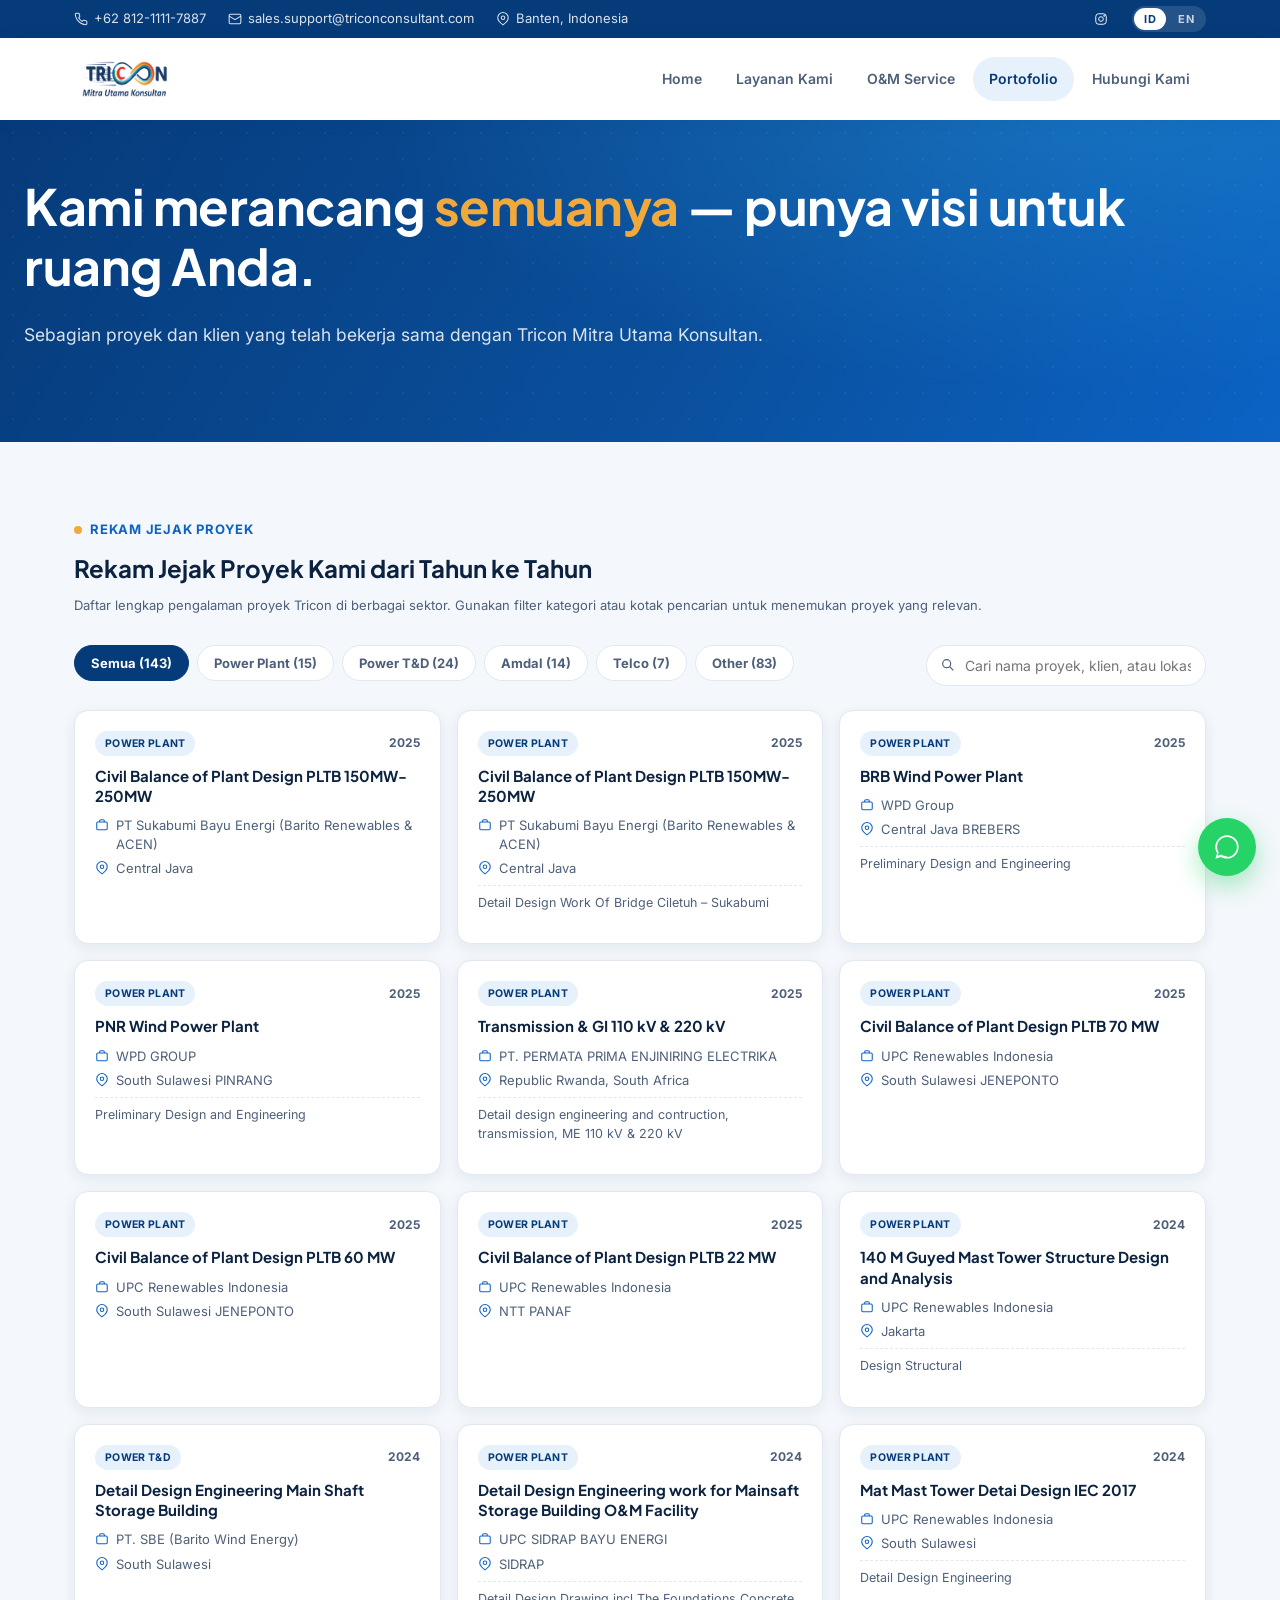
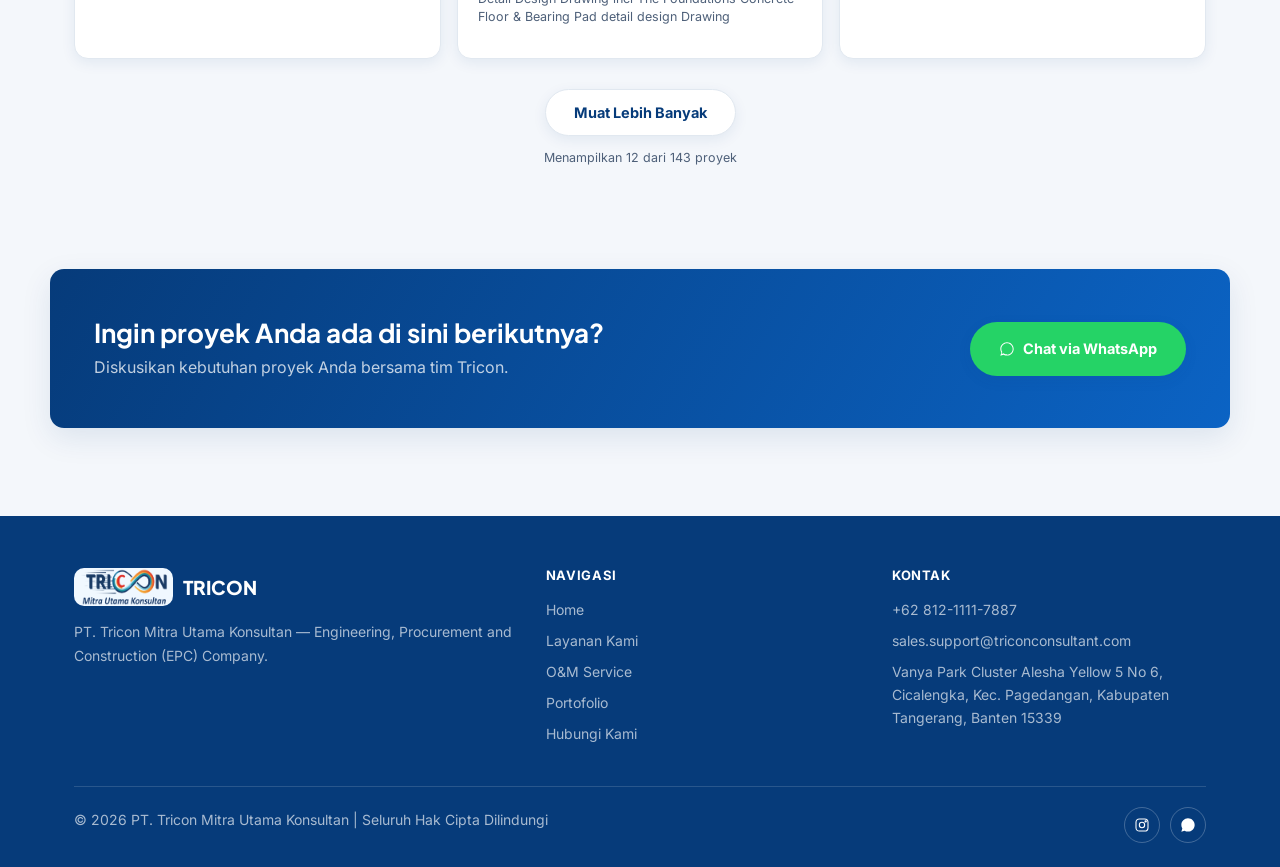
<file: portfolio.html>
<!DOCTYPE html>
<html lang="id">
<head>
<meta charset="UTF-8">
<meta name="viewport" content="width=device-width, initial-scale=1.0">
<title>Tricon | Portfolio</title>
<meta name="description" content="Portofolio proyek & klien Tricon Mitra Utama Konsultan: Siemens Indonesia, CG Power, PLN, hingga WPD Indonesia di sektor engineering & energi terbarukan.">
<link rel="icon" type="image/png" sizes="512x512" data-href="brandAssets.favicon512" href="frontend/images/icon-tricon-512.png">
<link rel="icon" type="image/png" sizes="32x32" data-href="brandAssets.favicon32" href="frontend/images/icon-tricon-32.png">
<link rel="icon" type="image/png" sizes="16x16" data-href="brandAssets.favicon16" href="frontend/images/icon-tricon-16.png">
<link rel="apple-touch-icon" sizes="180x180" data-href="brandAssets.favicon180" href="frontend/images/icon-tricon-180.png">
<link rel="shortcut icon" data-href="brandAssets.faviconIco" href="frontend/images/icon-tricon.ico">
<link rel="canonical" href="https://www.triconconsultant.com/portfolio">

<!-- Open Graph (preview link di WhatsApp, Facebook, LinkedIn, dll) -->
<meta property="og:type" content="website">
<meta property="og:site_name" content="Tricon Mitra Utama Konsultan">
<meta property="og:locale" content="id_ID">
<meta property="og:url" content="https://www.triconconsultant.com/portfolio">
<meta property="og:title" content="Portfolio | Tricon Mitra Utama Konsultan">
<meta property="og:description" content="Portofolio proyek & klien Tricon Mitra Utama Konsultan: Siemens Indonesia, CG Power, PLN, hingga WPD Indonesia di sektor engineering & energi terbarukan.">
<meta property="og:image" content="https://www.triconconsultant.com/frontend/images/og-image.jpg">
<meta property="og:image:width" content="1200">
<meta property="og:image:height" content="630">

<!-- Twitter / X Card -->
<meta name="twitter:card" content="summary_large_image">
<meta name="twitter:title" content="Portfolio | Tricon Mitra Utama Konsultan">
<meta name="twitter:description" content="Portofolio proyek & klien Tricon Mitra Utama Konsultan: Siemens Indonesia, CG Power, PLN, hingga WPD Indonesia di sektor engineering & energi terbarukan.">
<meta name="twitter:image" content="https://www.triconconsultant.com/frontend/images/og-image.jpg">
<link rel="stylesheet" href="css/style.css">
</head>
<body>

<div class="top-bar">
  <div class="wrap">
    <div class="tb-links">
      <a data-href="tel-office" href="tel:+6281389908113"><svg viewBox="0 0 24 24" fill="none" stroke="currentColor" stroke-width="1.8"><path d="M22 16.9v3a2 2 0 0 1-2.2 2 19.8 19.8 0 0 1-8.6-3 19.5 19.5 0 0 1-6-6 19.8 19.8 0 0 1-3-8.7A2 2 0 0 1 4.1 2h3a2 2 0 0 1 2 1.7c.1 1 .3 2 .7 3a2 2 0 0 1-.5 2.1L8 10a16 16 0 0 0 6 6l1.2-1.3a2 2 0 0 1 2.1-.5c1 .4 2 .6 3 .7a2 2 0 0 1 1.7 2z"/></svg> <span data-text="phone.officeDisplay">+62 813 8990 8113</span></a>
      <a data-href="mail-main" href="mailto:t.mustika@triconconsultant.com"><svg viewBox="0 0 24 24" fill="none" stroke="currentColor" stroke-width="1.8"><rect x="2" y="4" width="20" height="16" rx="2"/><path d="m2 7 10 6 10-6"/></svg> <span data-text="email.main">t.mustika@triconconsultant.com</span></a>
      <a href="contact"><svg viewBox="0 0 24 24" fill="none" stroke="currentColor" stroke-width="1.8"><path d="M21 10c0 6-9 12-9 12S3 16 3 10a9 9 0 1 1 18 0z"/><circle cx="12" cy="10" r="3"/></svg> <span data-text="address.short">Jakarta Selatan, Indonesia</span></a>
    </div>
    <div class="tb-social">
      <!-- Facebook dinonaktifkan -->
      <a data-href="social.instagram" href="https://www.instagram.com" target="_blank" rel="noopener" aria-label="Instagram"><svg viewBox="0 0 24 24" fill="none" stroke="#fff" stroke-width="1.6"><rect x="3" y="3" width="18" height="18" rx="5"/><circle cx="12" cy="12" r="4"/><circle cx="17.5" cy="6.5" r="1"/></svg></a>
      <div class="lang-switch">
        <button type="button" data-lang="id">ID</button>
        <button type="button" data-lang="en">EN</button>
      </div>
    </div>
  </div>
</div>
<header class="site-header">
  <div class="wrap">
    <a class="brand" href="/">
      <img data-src="brandAssets.logo" src="frontend/images/logo-tricon.png" alt="Tricon Mitra Utama Konsultan">
      <!--<span>TRICON<small data-id="Mitra Utama Konsultan" data-en="Trusted Engineering Partner">Mitra Utama Konsultan</small></span>-->
    </a>
    <button class="nav-toggle" aria-label="Buka menu"><span></span></button>
    <nav class="nav">
      <a href="/" data-id="Home" data-en="Home">Home</a>
      <a href="service" data-id="Layanan Kami" data-en="Our Service">Our Service</a>
      <a href="om-wind-turbine" data-id="O&amp;M Service" data-en="O&amp;M Service">O&amp;M Service</a>
      <a href="portfolio" class="active" data-id="Portofolio" data-en="Portfolio">Portfolio</a>
      <a href="contact" data-id="Hubungi Kami" data-en="Contact Us">Contact Us</a>
      <!-- tombol Contact Us kedua dihapus atas permintaan user -->
    </nav>
  </div>
</header>

<section class="hero" style="padding:56px 0 60px;">
  <div class="wrap hero-inner">
    <h1 data-id='Kami merancang <span class="accent">semuanya</span> — punya visi untuk ruang Anda.' data-en='We design <span class="accent">everything</span> — with a vision for your space.' data-html>Kami merancang <span class="accent">semuanya</span> — punya visi untuk ruang Anda.</h1>
    <p class="lead" data-id="Sebagian proyek dan klien yang telah bekerja sama dengan Tricon Mitra Utama Konsultan." data-en="Some of the projects and clients who have partnered with Tricon Mitra Utama Konsultan.">Sebagian proyek dan klien yang telah bekerja sama dengan Tricon Mitra Utama Konsultan.</p>
  </div>
</section>

<!--#di dihide dulu, soalnya masih nuggu datanya-->
<!--<section class="tight">-->
<!--  <div class="wrap">-->
<!--    <div class="pf-grid">-->

      <!-- ================================================================
<!--           KARTU #1 — SIEMENS INDONESIA-->
<!--           ================================================================ -->
<!--      <button type="button" class="pf-card reveal" onclick="document.getElementById('modal-siemens-indonesia').showModal()">-->
<!--        <div class="pf-cover">-->
<!--          <img src="frontend/images/portfolio/siemens-indonesia/cover.jpg" alt="Dokumentasi kegiatan Siemens Indonesia">-->
<!--          <span class="pf-sector" data-id="Teknik" data-en="Engineering">Engineering</span>-->
<!--        </div>-->
<!--        <span class="pf-logo"><img src="frontend/images/portfolio/siemens-indonesia/logo.png" alt="Logo Siemens Indonesia"></span>-->
<!--        <div class="pf-body">-->
<!--          <h3>Siemens Indonesia</h3>-->
<!--          <p class="pf-loc">Indonesia</p>-->
<!--          <p class="pf-desc" data-id="PT Simenteknindo adalah mitra resmi SIEMENS, Innomotics, dan Panduit berteknisi tersertifikasi dengan pengalaman 20+ tahun di bidang digitalisasi, serta otomasi industri." data-en="PT Simenteknindo is an official partner of SIEMENS, Innomotics, and Panduit, featuring certified technicians with over 20 years of experience in digitalization, and industrial automation.">PT Simenteknindo adalah mitra resmi SIEMENS, Innomotics, dan Panduit berteknisi tersertifikasi dengan pengalaman 20+ tahun di bidang digitalisasi, serta otomasi industri.</p>-->
<!--          <span class="pf-more"><span data-id="Lihat Dokumentasi" data-en="View Documentation">Lihat Dokumentasi</span>-->
<!--            <svg viewBox="0 0 24 24" fill="none" stroke="currentColor" stroke-width="2"><path d="M5 12h14M13 6l6 6-6 6"/></svg>-->
<!--          </span>-->
<!--        </div>-->
<!--      </button>-->

<!--      <dialog id="modal-siemens-indonesia" class="pf-modal">-->
<!--        <div class="pf-modal-head">-->
<!--          <button type="button" class="pf-modal-close" onclick="this.closest('dialog').close()" aria-label="Tutup">-->
<!--            <svg viewBox="0 0 24 24" fill="none" stroke="currentColor" stroke-width="2"><path d="M6 6l12 12M18 6 6 18"/></svg>-->
<!--          </button>-->
<!--          <div class="pf-gallery">-->
<!--            <img src="frontend/images/portfolio/siemens-indonesia/cover.jpg" alt="Foto dokumentasi 1">-->
<!--            <img src="frontend/images/portfolio/siemens-indonesia/gallery-2.jpg" alt="Foto dokumentasi 2">-->
<!--            <img src="frontend/images/portfolio/siemens-indonesia/gallery-3.jpg" alt="Foto dokumentasi 3">-->
<!--          </div>-->
<!--          <span class="pf-hint" data-id="Geser → untuk foto lainnya" data-en="Swipe → for more photos">Geser → untuk foto lainnya</span>-->
<!--        </div>-->
<!--        <div class="pf-modal-body">-->
<!--          <div class="pf-logo-row">-->
<!--            <img src="frontend/images/portfolio/siemens-indonesia/logo.png" alt="Logo Siemens Indonesia">-->
<!--            <div>-->
<!--              <h3 style="margin:0;">Siemens Indonesia</h3>-->
<!--              <p class="pf-loc" style="margin:0;" data-id="Indonesia — Teknik" data-en="Indonesia — Engineering">Indonesia — Engineering</p>-->
<!--            </div>-->
<!--          </div>-->
<!--          <p class="pf-desc" data-id="PT Simenteknindo adalah mitra resmi SIEMENS, Innomotics, dan Panduit berteknisi tersertifikasi dengan pengalaman 20+ tahun di bidang digitalisasi, serta otomasi industri." data-en="PT Simenteknindo is an official partner of SIEMENS, Innomotics, and Panduit, featuring certified technicians with over 20 years of experience in digitalization, and industrial automation.">PT Simenteknindo adalah mitra resmi SIEMENS, Innomotics, dan Panduit berteknisi tersertifikasi dengan pengalaman 20+ tahun di bidang digitalisasi, serta otomasi industri.</p>-->
<!--          <a class="pf-visit" href="https://simenteknindo.com/automation-technology/" target="_blank" rel="noopener">-->
<!--            <span data-id="Kunjungi Website" data-en="Visit Website">Kunjungi Website</span>-->
<!--            <svg viewBox="0 0 24 24" fill="none" stroke="currentColor" stroke-width="2"><path d="M7 17 17 7M7 7h10v10"/></svg>-->
<!--          </a>-->
<!--        </div>-->
<!--      </dialog>-->

      <!-- ================================================================
<!--           KARTU #2 — CG POWER INDONESIA-->
<!--           ================================================================ -->
<!--      <button type="button" class="pf-card reveal" onclick="document.getElementById('modal-cg-power').showModal()">-->
<!--        <div class="pf-cover">-->
<!--          <img src="frontend/images/portfolio/cg-power/cover.jpg" alt="Dokumentasi kegiatan CG Power Indonesia">-->
<!--          <span class="pf-sector" data-id="Teknik" data-en="Engineering">Engineering</span>-->
<!--        </div>-->
<!--        <span class="pf-logo"><img src="frontend/images/portfolio/cg-power/logo.png" alt="Logo CG Power"></span>-->
<!--        <div class="pf-body">-->
<!--          <h3>CG Power Indonesia</h3>-->
<!--          <p class="pf-loc">Philippines &amp; Indonesia</p>-->
<!--          <p class="pf-desc" data-id="Bagian dari CG Power and Industrial Solutions Limited perusahaan rekayasa kelistrikan global asal India, memproduksi transformator, motor, dan solusi transmisi &amp; distribusi tenaga listrik." data-en="Part of CG Power and Industrial Solutions Limited a global electrical engineering company from India, manufacturing transformers, motors, and power transmission &amp; distribution solutions.">Bagian dari CG Power and Industrial Solutions Limited perusahaan rekayasa kelistrikan global asal India, memproduksi transformator, motor, dan solusi transmisi &amp; distribusi tenaga listrik.</p>-->
<!--          <span class="pf-more"><span data-id="Lihat Dokumentasi" data-en="View Documentation">Lihat Dokumentasi</span>-->
<!--            <svg viewBox="0 0 24 24" fill="none" stroke="currentColor" stroke-width="2"><path d="M5 12h14M13 6l6 6-6 6"/></svg>-->
<!--          </span>-->
<!--        </div>-->
<!--      </button>-->

<!--      <dialog id="modal-cg-power" class="pf-modal">-->
<!--        <div class="pf-modal-head">-->
<!--          <button type="button" class="pf-modal-close" onclick="this.closest('dialog').close()" aria-label="Tutup">-->
<!--            <svg viewBox="0 0 24 24" fill="none" stroke="currentColor" stroke-width="2"><path d="M6 6l12 12M18 6 6 18"/></svg>-->
<!--          </button>-->
<!--          <div class="pf-gallery">-->
<!--            <img src="frontend/images/portfolio/cg-power/cover.jpg" alt="Foto dokumentasi 1">-->
<!--            <img src="frontend/images/portfolio/cg-power/gallery-2.jpg" alt="Foto dokumentasi 2">-->
<!--            <img src="frontend/images/portfolio/cg-power/gallery-3.jpg" alt="Foto dokumentasi 3">-->
<!--          </div>-->
<!--          <span class="pf-hint" data-id="Geser → untuk foto lainnya" data-en="Swipe → for more photos">Geser → untuk foto lainnya</span>-->
<!--        </div>-->
<!--        <div class="pf-modal-body">-->
<!--          <div class="pf-logo-row">-->
<!--            <img src="frontend/images/portfolio/cg-power/logo.png" alt="Logo CG Power">-->
<!--            <div>-->
<!--              <h3 style="margin:0;">CG Power Indonesia</h3>-->
<!--              <p class="pf-loc" style="margin:0;" data-id="Filipina &amp; Indonesia — Teknik" data-en="Philippines &amp; Indonesia — Engineering">Philippines &amp; Indonesia — Engineering</p>-->
<!--            </div>-->
<!--          </div>-->
<!--          <p class="pf-desc" data-id="Bagian dari CG Power and Industrial Solutions Limited perusahaan rekayasa kelistrikan global asal India, memproduksi transformator, motor, dan solusi transmisi &amp; distribusi tenaga listrik." data-en="Part of CG Power and Industrial Solutions Limited a global electrical engineering company from India, manufacturing transformers, motors, and power transmission &amp; distribution solutions.">Bagian dari CG Power and Industrial Solutions Limited perusahaan rekayasa kelistrikan global asal India, memproduksi transformator, motor, dan solusi transmisi &amp; distribusi tenaga listrik.</p>-->
<!--          <a class="pf-visit" href="https://www.cgglobal.com/" target="_blank" rel="noopener">-->
<!--            <span data-id="Kunjungi Website" data-en="Visit Website">Kunjungi Website</span>-->
<!--            <svg viewBox="0 0 24 24" fill="none" stroke="currentColor" stroke-width="2"><path d="M7 17 17 7M7 7h10v10"/></svg>-->
<!--          </a>-->
<!--        </div>-->
<!--      </dialog>-->

      <!-- ================================================================
<!--           KARTU #3 — PT PLN (PERSERO)-->
<!--           ================================================================ -->
<!--      <button type="button" class="pf-card reveal" onclick="document.getElementById('modal-pln').showModal()">-->
<!--        <div class="pf-cover">-->
<!--          <img src="frontend/images/portfolio/pln/cover.jpg" alt="Dokumentasi kegiatan PT PLN (Persero)">-->
<!--          <span class="pf-sector" data-id="Energi Terbarukan" data-en="Renewable">Renewable</span>-->
<!--        </div>-->
<!--        <span class="pf-logo"><img src="frontend/images/portfolio/pln/logo.png" alt="Logo PT PLN (Persero)"></span>-->
<!--        <div class="pf-body">-->
<!--          <h3>PT PLN (Persero)</h3>-->
<!--          <p class="pf-loc">Indonesia</p>-->
<!--          <p class="pf-desc" data-id="Perusahaan listrik negara milik Pemerintah Indonesia yang memegang kendali penuh atas pembangkitan, transmisi, dan distribusi tenaga listrik nasional." data-en="The Indonesian state-owned electricity company that holds full control over the nation's power generation, transmission, and distribution.">Perusahaan listrik negara milik Pemerintah Indonesia yang memegang kendali penuh atas pembangkitan, transmisi, dan distribusi tenaga listrik nasional.</p>-->
<!--          <span class="pf-more"><span data-id="Lihat Dokumentasi" data-en="View Documentation">Lihat Dokumentasi</span>-->
<!--            <svg viewBox="0 0 24 24" fill="none" stroke="currentColor" stroke-width="2"><path d="M5 12h14M13 6l6 6-6 6"/></svg>-->
<!--          </span>-->
<!--        </div>-->
<!--      </button>-->

<!--      <dialog id="modal-pln" class="pf-modal">-->
<!--        <div class="pf-modal-head">-->
<!--          <button type="button" class="pf-modal-close" onclick="this.closest('dialog').close()" aria-label="Tutup">-->
<!--            <svg viewBox="0 0 24 24" fill="none" stroke="currentColor" stroke-width="2"><path d="M6 6l12 12M18 6 6 18"/></svg>-->
<!--          </button>-->
<!--          <div class="pf-gallery">-->
<!--            <img src="frontend/images/portfolio/pln/cover.jpg" alt="Foto dokumentasi 1">-->
<!--            <img src="frontend/images/portfolio/pln/gallery-2.jpg" alt="Foto dokumentasi 2">-->
<!--            <img src="frontend/images/portfolio/pln/gallery-3.jpg" alt="Foto dokumentasi 3">-->
<!--          </div>-->
<!--          <span class="pf-hint" data-id="Geser → untuk foto lainnya" data-en="Swipe → for more photos">Geser → untuk foto lainnya</span>-->
<!--        </div>-->
<!--        <div class="pf-modal-body">-->
<!--          <div class="pf-logo-row">-->
<!--            <img src="frontend/images/portfolio/pln/logo.png" alt="Logo PT PLN (Persero)">-->
<!--            <div>-->
<!--              <h3 style="margin:0;">PT PLN (Persero)</h3>-->
<!--              <p class="pf-loc" style="margin:0;" data-id="Indonesia — Energi Terbarukan" data-en="Indonesia — Renewable">Indonesia — Renewable</p>-->
<!--            </div>-->
<!--          </div>-->
<!--          <p class="pf-desc" data-id="Perusahaan listrik negara milik Pemerintah Indonesia yang memegang kendali penuh atas pembangkitan, transmisi, dan distribusi tenaga listrik nasional." data-en="The Indonesian state-owned electricity company that holds full control over the nation's power generation, transmission, and distribution.">Perusahaan listrik negara milik Pemerintah Indonesia yang memegang kendali penuh atas pembangkitan, transmisi, dan distribusi tenaga listrik nasional.</p>-->
<!--          <a class="pf-visit" href="https://www.pln.co.id/main" target="_blank" rel="noopener">-->
<!--            <span data-id="Kunjungi Website" data-en="Visit Website">Kunjungi Website</span>-->
<!--            <svg viewBox="0 0 24 24" fill="none" stroke="currentColor" stroke-width="2"><path d="M7 17 17 7M7 7h10v10"/></svg>-->
<!--          </a>-->
<!--        </div>-->
<!--      </dialog>-->

      <!-- ================================================================
<!--           KARTU #4 — WPD INDONESIA-->
<!--           ================================================================ -->
<!--      <button type="button" class="pf-card reveal" onclick="document.getElementById('modal-wpd-indonesia').showModal()">-->
<!--        <div class="pf-cover">-->
<!--          <img src="frontend/images/portfolio/wpd-indonesia/cover.jpg" alt="Dokumentasi kegiatan WPD Indonesia">-->
<!--          <span class="pf-sector" data-id="Energi Terbarukan" data-en="Renewable">Renewable</span>-->
<!--        </div>-->
<!--        <span class="pf-logo"><img src="frontend/images/portfolio/wpd-indonesia/logo.png" alt="Logo WPD Indonesia"></span>-->
<!--        <div class="pf-body">-->
<!--          <h3>WPD Indonesia</h3>-->
<!--          <p class="pf-loc">Indonesia</p>-->
<!--          <p class="pf-desc" data-id="Pengembang proyek energi terbarukan (PLTB &amp; PLTS) di Indonesia, bagian dari grup wpd asal Jerman yang beroperasi di puluhan negara di sektor energi angin dan surya." data-en="A renewable energy project developer (wind &amp; solar power) in Indonesia, part of the German wpd group operating in dozens of countries in the wind and solar energy sector.">Pengembang proyek energi terbarukan (PLTB &amp; PLTS) di Indonesia, bagian dari grup wpd asal Jerman yang beroperasi di puluhan negara di sektor energi angin dan surya.</p>-->
<!--          <span class="pf-more"><span data-id="Lihat Dokumentasi" data-en="View Documentation">Lihat Dokumentasi</span>-->
<!--            <svg viewBox="0 0 24 24" fill="none" stroke="currentColor" stroke-width="2"><path d="M5 12h14M13 6l6 6-6 6"/></svg>-->
<!--          </span>-->
<!--        </div>-->
<!--      </button>-->

<!--      <dialog id="modal-wpd-indonesia" class="pf-modal">-->
<!--        <div class="pf-modal-head">-->
<!--          <button type="button" class="pf-modal-close" onclick="this.closest('dialog').close()" aria-label="Tutup">-->
<!--            <svg viewBox="0 0 24 24" fill="none" stroke="currentColor" stroke-width="2"><path d="M6 6l12 12M18 6 6 18"/></svg>-->
<!--          </button>-->
<!--          <div class="pf-gallery">-->
<!--            <img src="frontend/images/portfolio/wpd-indonesia/cover.jpg" alt="Foto dokumentasi 1">-->
<!--            <img src="frontend/images/portfolio/wpd-indonesia/gallery-2.jpg" alt="Foto dokumentasi 2">-->
<!--            <img src="frontend/images/portfolio/wpd-indonesia/gallery-3.jpg" alt="Foto dokumentasi 3">-->
<!--          </div>-->
<!--          <span class="pf-hint" data-id="Geser → untuk foto lainnya" data-en="Swipe → for more photos">Geser → untuk foto lainnya</span>-->
<!--        </div>-->
<!--        <div class="pf-modal-body">-->
<!--          <div class="pf-logo-row">-->
<!--            <img src="frontend/images/portfolio/wpd-indonesia/logo.png" alt="Logo WPD Indonesia">-->
<!--            <div>-->
<!--              <h3 style="margin:0;">WPD Indonesia</h3>-->
<!--              <p class="pf-loc" style="margin:0;" data-id="Indonesia — Energi Terbarukan" data-en="Indonesia — Renewable">Indonesia — Renewable</p>-->
<!--            </div>-->
<!--          </div>-->
<!--          <p class="pf-desc" data-id="Pengembang proyek energi terbarukan (PLTB &amp; PLTS) di Indonesia, bagian dari grup wpd asal Jerman yang beroperasi di puluhan negara di sektor energi angin dan surya." data-en="A renewable energy project developer (wind &amp; solar power) in Indonesia, part of the German wpd group operating in dozens of countries in the wind and solar energy sector.">Pengembang proyek energi terbarukan (PLTB &amp; PLTS) di Indonesia, bagian dari grup wpd asal Jerman yang beroperasi di puluhan negara di sektor energi angin dan surya.</p>-->
<!--          <a class="pf-visit" href="https://www.wpd-indonesia.com/" target="_blank" rel="noopener">-->
<!--            <span data-id="Kunjungi Website" data-en="Visit Website">Kunjungi Website</span>-->
<!--            <svg viewBox="0 0 24 24" fill="none" stroke="currentColor" stroke-width="2"><path d="M7 17 17 7M7 7h10v10"/></svg>-->
<!--          </a>-->
<!--        </div>-->
<!--      </dialog>-->

      <!-- ================================================================
<!--           KARTU #5 — PT DUTA REALTINDO PERKASA (belum ada link website)-->
<!--           ================================================================ -->
<!--      <button type="button" class="pf-card reveal" onclick="document.getElementById('modal-duta-realtindo').showModal()">-->
<!--        <div class="pf-cover">-->
<!--          <img src="frontend/images/portfolio/duta-realtindo/cover.jpg" alt="Dokumentasi kegiatan PT Duta Realtindo Perkasa">-->
<!--          <span class="pf-sector" data-id="Investasi &amp; IoT" data-en="Investment &amp; IoT">Investment &amp; IoT</span>-->
<!--        </div>-->
<!--        <span class="pf-logo"><img src="frontend/images/portfolio/duta-realtindo/logo.png" alt="Logo PT Duta Realtindo Perkasa"></span>-->
<!--        <div class="pf-body">-->
<!--          <h3>PT Duta Realtindo Perkasa</h3>-->
<!--          <p class="pf-loc">Indonesia</p>-->
<!--          <p class="pf-desc" data-id="Perusahaan investasi sejak 2018 yang fokus pada solusi Internet of Things (IoT) dan infrastruktur digital, bermitra dengan Indosat Ooredoo Hutchison." data-en="An investment company since 2018 focused on Internet of Things (IoT) solutions and digital infrastructure, in partnership with Indosat Ooredoo Hutchison.">Perusahaan investasi sejak 2018 yang fokus pada solusi Internet of Things (IoT) dan infrastruktur digital, bermitra dengan Indosat Ooredoo Hutchison.</p>-->
<!--          <span class="pf-more"><span data-id="Lihat Dokumentasi" data-en="View Documentation">Lihat Dokumentasi</span>-->
<!--            <svg viewBox="0 0 24 24" fill="none" stroke="currentColor" stroke-width="2"><path d="M5 12h14M13 6l6 6-6 6"/></svg>-->
<!--          </span>-->
<!--        </div>-->
<!--      </button>-->

<!--      <dialog id="modal-duta-realtindo" class="pf-modal">-->
<!--        <div class="pf-modal-head">-->
<!--          <button type="button" class="pf-modal-close" onclick="this.closest('dialog').close()" aria-label="Tutup">-->
<!--            <svg viewBox="0 0 24 24" fill="none" stroke="currentColor" stroke-width="2"><path d="M6 6l12 12M18 6 6 18"/></svg>-->
<!--          </button>-->
<!--          <div class="pf-gallery">-->
<!--            <img src="frontend/images/portfolio/duta-realtindo/cover.jpg" alt="Foto dokumentasi 1">-->
<!--            <img src="frontend/images/portfolio/duta-realtindo/gallery-2.jpg" alt="Foto dokumentasi 2">-->
<!--            <img src="frontend/images/portfolio/duta-realtindo/gallery-3.jpg" alt="Foto dokumentasi 3">-->
<!--          </div>-->
<!--          <span class="pf-hint" data-id="Geser → untuk foto lainnya" data-en="Swipe → for more photos">Geser → untuk foto lainnya</span>-->
<!--        </div>-->
<!--        <div class="pf-modal-body">-->
<!--          <div class="pf-logo-row">-->
<!--            <img src="frontend/images/portfolio/duta-realtindo/logo.png" alt="Logo PT Duta Realtindo Perkasa">-->
<!--            <div>-->
<!--              <h3 style="margin:0;">PT Duta Realtindo Perkasa</h3>-->
<!--              <p class="pf-loc" style="margin:0;" data-id="Indonesia — Investasi &amp; IoT" data-en="Indonesia — Investment &amp; IoT">Indonesia — Investment &amp; IoT</p>-->
<!--            </div>-->
<!--          </div>-->
<!--          <p class="pf-desc" data-id="Perusahaan investasi sejak tahun 2018 dengan fokus pada solusi Internet of Things (IoT) dan infrastruktur digital. Melalui kemitraan dengan Indosat Ooredoo Hutchison, perusahaan menghadirkan solusi IoT yang andal, inovatif, dan dapat dikembangkan untuk mendukung transformasi digital di berbagai sektor industri. Dengan pengalaman yang dimiliki, perusahaan berkomitmen memberikan layanan berkualitas, membangun kepercayaan, serta meningkatkan kepuasan pelanggan." data-en="An investment company since 2018 focused on Internet of Things (IoT) solutions and digital infrastructure. Through its partnership with Indosat Ooredoo Hutchison, the company delivers reliable, innovative, and scalable IoT solutions to support digital transformation across various industry sectors. Drawing on its experience, the company is committed to delivering quality service, building trust, and increasing customer satisfaction.">Perusahaan investasi sejak tahun 2018 dengan fokus pada solusi Internet of Things (IoT) dan infrastruktur digital. Melalui kemitraan dengan Indosat Ooredoo Hutchison, perusahaan menghadirkan solusi IoT yang andal, inovatif, dan dapat dikembangkan untuk mendukung transformasi digital di berbagai sektor industri. Dengan pengalaman yang dimiliki, perusahaan berkomitmen memberikan layanan berkualitas, membangun kepercayaan, serta meningkatkan kepuasan pelanggan.</p>-->
          <!-- Belum ada link website — kalau sudah ada, tambahkan baris <a class="pf-visit"> seperti kartu lain -->
<!--        </div>-->
<!--      </dialog>-->

<!--    </div>-->
<!--  </div>-->
<!--</section>-->

<!-- ============ PROJECT TRACK RECORD (143 proyek dari data Excel) ============ -->
<section class="tight">
  <div class="wrap">
    <p class="eyebrow" data-id="REKAM JEJAK PROYEK" data-en="PROJECT TRACK RECORD">REKAM JEJAK PROYEK</p>
    <div class="tr-head">
      <h2 data-id="Rekam Jejak Proyek Kami dari Tahun ke Tahun" data-en="Our Project Track Record Over the Years">Rekam Jejak Proyek Kami dari Tahun ke Tahun</h2>
      <p data-id="Daftar lengkap pengalaman proyek Tricon di berbagai sektor. Gunakan filter kategori atau kotak pencarian untuk menemukan proyek yang relevan." data-en="Complete list of Tricon's project experience across various sectors. Use the category filter or search box to find relevant projects.">Daftar lengkap pengalaman proyek Tricon di berbagai sektor. Gunakan filter kategori atau kotak pencarian untuk menemukan proyek yang relevan.</p>
    </div>

    <div class="tr-controls">
      <div class="tr-tabs" id="tr-tabs"></div>
      <div class="tr-search">
        <svg viewBox="0 0 24 24" fill="none" stroke="currentColor" stroke-width="1.8"><circle cx="10" cy="10" r="6"/><path d="M20 20l-5.5-5.5"/></svg>
        <input type="text" id="tr-search-input" data-id-placeholder="Cari nama proyek, klien, atau lokasi..." data-en-placeholder="Search project, client, or location..." placeholder="Cari nama proyek, klien, atau lokasi...">
      </div>
    </div>

    <div class="tr-list" id="tr-list"></div>
    <p class="tr-empty" id="tr-empty" data-id="Tidak ada proyek yang cocok dengan pencarian Anda." data-en="No projects match your search." style="display:none;">Tidak ada proyek yang cocok dengan pencarian Anda.</p>

    <div class="tr-more-wrap">
      <button type="button" class="btn btn-soft" id="tr-load-more" style="display:none;">
        <span data-id="Muat Lebih Banyak" data-en="Load More">Muat Lebih Banyak</span>
      </button>
      <p class="tr-count" id="tr-count"></p>
    </div>
  </div>
</section>

<!-- =====================================================================
     TEMPLATE — CARA MENAMBAH PERUSAHAAN BARU (siap di-copy)
     =====================================================================
     Langkah:
     1. Buat folder baru di frontend/images/portfolio/nama-slug-perusahaan/
        (huruf kecil semua, spasi diganti tanda "-", tanpa simbol aneh)
     2. Isi folder itu dengan 3 foto: cover.jpg, gallery-2.jpg, gallery-3.jpg
        (boleh cuma 1 foto — cukup salin cover.jpg jadi nama gallery-2.jpg
        dan gallery-3.jpg sementara sampai ada foto tambahan)
        + logo.png (logo perusahaan, sebaiknya persegi/lingkaran)
     3. Copy SATU BLOK di bawah ini (dari <button class="pf-card"...
        sampai </dialog> penutup) ke atas, sebelum baris "</div>" penutup
        .pf-grid (baris "</div>" tepat sebelum "</section>" di atas)
     4. Ganti SEMUA tulisan "nama-slug-perusahaan" (ada di beberapa tempat)
        dengan slug folder yang Anda buat di langkah 1 — pastikan sama
        persis di SEMUA baris supaya kartu & modal tersambung
     5. Ganti teks: Nama Perusahaan, Lokasi, Kategori, dan Deskripsi
     6. Kalau ada link website, aktifkan baris <a class="pf-visit">...
        Kalau tidak ada, hapus/hilangkan baris itu saja
     7. Simpan file, upload ulang portfolio.html + folder gambar barunya
        ke public_html — SELESAI, tidak perlu edit CSS/JS sama sekali

<button type="button" class="pf-card reveal" onclick="document.getElementById('modal-nama-slug-perusahaan').showModal()">
  <div class="pf-cover">
    <img src="frontend/images/portfolio/nama-slug-perusahaan/cover.jpg" alt="Dokumentasi kegiatan Nama Perusahaan">
    <span class="pf-sector">Kategori</span>
  </div>
  <span class="pf-logo"><img src="frontend/images/portfolio/nama-slug-perusahaan/logo.png" alt="Logo Nama Perusahaan"></span>
  <div class="pf-body">
    <h3>Nama Perusahaan</h3>
    <p class="pf-loc">Lokasi</p>
    <p class="pf-desc">Deskripsi singkat perusahaan di sini.</p>
    <span class="pf-more"><span data-id="Lihat Dokumentasi" data-en="View Documentation">Lihat Dokumentasi</span>
      <svg viewBox="0 0 24 24" fill="none" stroke="currentColor" stroke-width="2"><path d="M5 12h14M13 6l6 6-6 6"/></svg>
    </span>
  </div>
</button>

<dialog id="modal-nama-slug-perusahaan" class="pf-modal">
  <div class="pf-modal-head">
    <button type="button" class="pf-modal-close" onclick="this.closest('dialog').close()" aria-label="Tutup">
      <svg viewBox="0 0 24 24" fill="none" stroke="currentColor" stroke-width="2"><path d="M6 6l12 12M18 6 6 18"/></svg>
    </button>
    <div class="pf-gallery">
      <img src="frontend/images/portfolio/nama-slug-perusahaan/cover.jpg" alt="Foto dokumentasi 1">
      <img src="frontend/images/portfolio/nama-slug-perusahaan/gallery-2.jpg" alt="Foto dokumentasi 2">
      <img src="frontend/images/portfolio/nama-slug-perusahaan/gallery-3.jpg" alt="Foto dokumentasi 3">
    </div>
    <span class="pf-hint" data-id="Geser → untuk foto lainnya" data-en="Swipe → for more photos">Geser → untuk foto lainnya</span>
  </div>
  <div class="pf-modal-body">
    <div class="pf-logo-row">
      <img src="frontend/images/portfolio/nama-slug-perusahaan/logo.png" alt="Logo Nama Perusahaan">
      <div>
        <h3 style="margin:0;">Nama Perusahaan</h3>
        <p class="pf-loc" style="margin:0;">Lokasi — Kategori</p>
      </div>
    </div>
    <p class="pf-desc">Deskripsi lengkap perusahaan di sini, boleh lebih panjang dari yang di kartu depan.</p>
    <a class="pf-visit" href="https://website-perusahaan.com" target="_blank" rel="noopener">
      Kunjungi Website
      <svg viewBox="0 0 24 24" fill="none" stroke="currentColor" stroke-width="2"><path d="M7 17 17 7M7 7h10v10"/></svg>
    </a>
  </div>
</dialog>

===================================================================== -->

<section class="cta-band tight">
  <div class="wrap">
    <div>
      <h2>Ingin proyek Anda ada di sini berikutnya?</h2>
      <p>Diskusikan kebutuhan proyek Anda bersama tim Tricon.</p>
    </div>
    <a href="contact" class="btn btn-wa">
      <svg viewBox="0 0 24 24" fill="currentColor"><path d="M12 2C6.5 2 2 6.5 2 12c0 1.9.5 3.7 1.5 5.3L2 22l4.8-1.5c1.5.9 3.3 1.4 5.2 1.4 5.5 0 10-4.5 10-10S17.5 2 12 2zm0 18c-1.7 0-3.3-.5-4.7-1.3l-.3-.2-3 .9.9-2.9-.2-.3C3.9 15 3.5 13.5 3.5 12c0-4.7 3.8-8.5 8.5-8.5s8.5 3.8 8.5 8.5-3.8 8.5-8.5 8.5z"/></svg>
      Chat via WhatsApp
    </a>
  </div>
</section>

<footer>
  <div class="wrap">
    <div class="footer-grid">
      <div>
        <div class="brand" style="margin-bottom:14px;">
          <img data-src="brandAssets.logo" src="frontend/images/logo-tricon.png" alt="Tricon" style="background-color:aliceblue;border-radius:10px;">
          <span>TRICON</span>
        </div>
        <p><span data-text="companyName">PT. Tricon Mitra Utama Konsultan</span> — Engineering, Procurement and Construction (EPC) Company.</p>
      </div>
      <div>
        <h4 data-id="Navigasi" data-en="Navigation">Navigasi</h4>
        <a href="/" data-id="Home" data-en="Home">Home</a>
        <a href="service" data-id="Layanan Kami" data-en="Our Service">Our Service</a>
        <a href="om-wind-turbine" data-id="O&amp;M Service" data-en="O&amp;M Service">O&amp;M Service</a>
        <a href="portfolio" data-id="Portofolio" data-en="Portfolio">Portfolio</a>
        <a href="contact" data-id="Hubungi Kami" data-en="Contact Us">Contact Us</a>
      </div>
      <div>
        <h4 data-id="Kontak" data-en="Contact">Kontak</h4>
        <a data-href="tel-office" href="tel:+6281389908113"><span data-text="phone.officeDisplay">+62 813 8990 8113</span></a>
        <a data-href="mail-main" href="mailto:t.mustika@triconconsultant.com"><span data-text="email.main">t.mustika@triconconsultant.com</span></a>
        <a href="contact"><span data-text="address.full">Office 18 Lt. 22 Suite E, Jl. TB Simatupang KAV 18, Jakarta Selatan</span></a>
      </div>
    </div>
    <div class="footer-bottom">
      <p>&copy; <span id="year"></span> <span data-text="companyName">Tricon Mitra Utama Konsultan</span> | <span data-id="Seluruh Hak Cipta Dilindungi" data-en="All Rights Reserved">All Rights Reserved</span></p>
      <div class="footer-social">
        <!-- Facebook dinonaktifkan -->
        <a href="https://www.instagram.com" target="_blank" rel="noopener" aria-label="Instagram">
          <svg viewBox="0 0 24 24" fill="none" stroke="#fff" stroke-width="1.6"><rect x="3" y="3" width="18" height="18" rx="5"/><circle cx="12" cy="12" r="4"/><circle cx="17.5" cy="6.5" r="1"/></svg>
        </a>
        <a data-href="wa-office" href="https://wa.me/6281389908113" target="_blank" rel="noopener" aria-label="WhatsApp">
          <svg viewBox="0 0 24 24" fill="#fff"><path d="M12 2C6.5 2 2 6.5 2 12c0 1.9.5 3.7 1.5 5.3L2 22l4.8-1.5c1.5.9 3.3 1.4 5.2 1.4 5.5 0 10-4.5 10-10S17.5 2 12 2z"/></svg>
        </a>
      </div>
    </div>
  </div>
</footer>

<a class="float-wa" data-href="wa-office" href="https://wa.me/6281389908113" target="_blank" rel="noopener" aria-label="Chat WhatsApp">
  <svg viewBox="0 0 24 24"><path d="M12 2C6.5 2 2 6.5 2 12c0 1.9.5 3.7 1.5 5.3L2 22l4.8-1.5c1.5.9 3.3 1.4 5.2 1.4 5.5 0 10-4.5 10-10S17.5 2 12 2zm0 18c-1.7 0-3.3-.5-4.7-1.3l-.3-.2-3 .9.9-2.9-.2-.3C3.9 15 3.5 13.5 3.5 12c0-4.7 3.8-8.5 8.5-8.5s8.5 3.8 8.5 8.5-3.8 8.5-8.5 8.5z"/></svg>
</a>

<button type="button" class="back-to-top" id="back-to-top" aria-label="Kembali ke atas">
  <svg viewBox="0 0 24 24" fill="none" stroke="currentColor" stroke-width="2.2"><path d="M12 19V5M5 12l7-7 7 7"/></svg>
</button>

<script src="js/company-data.js"></script>
<script src="js/populate.js"></script>
<script src="js/i18n.js"></script>
<script src="js/projects-data.js"></script>
<script src="js/projects-render.js"></script>
<script src="js/main.js"></script>
<script>document.getElementById('year').textContent = new Date().getFullYear();</script>
</body>
</html>
</file>
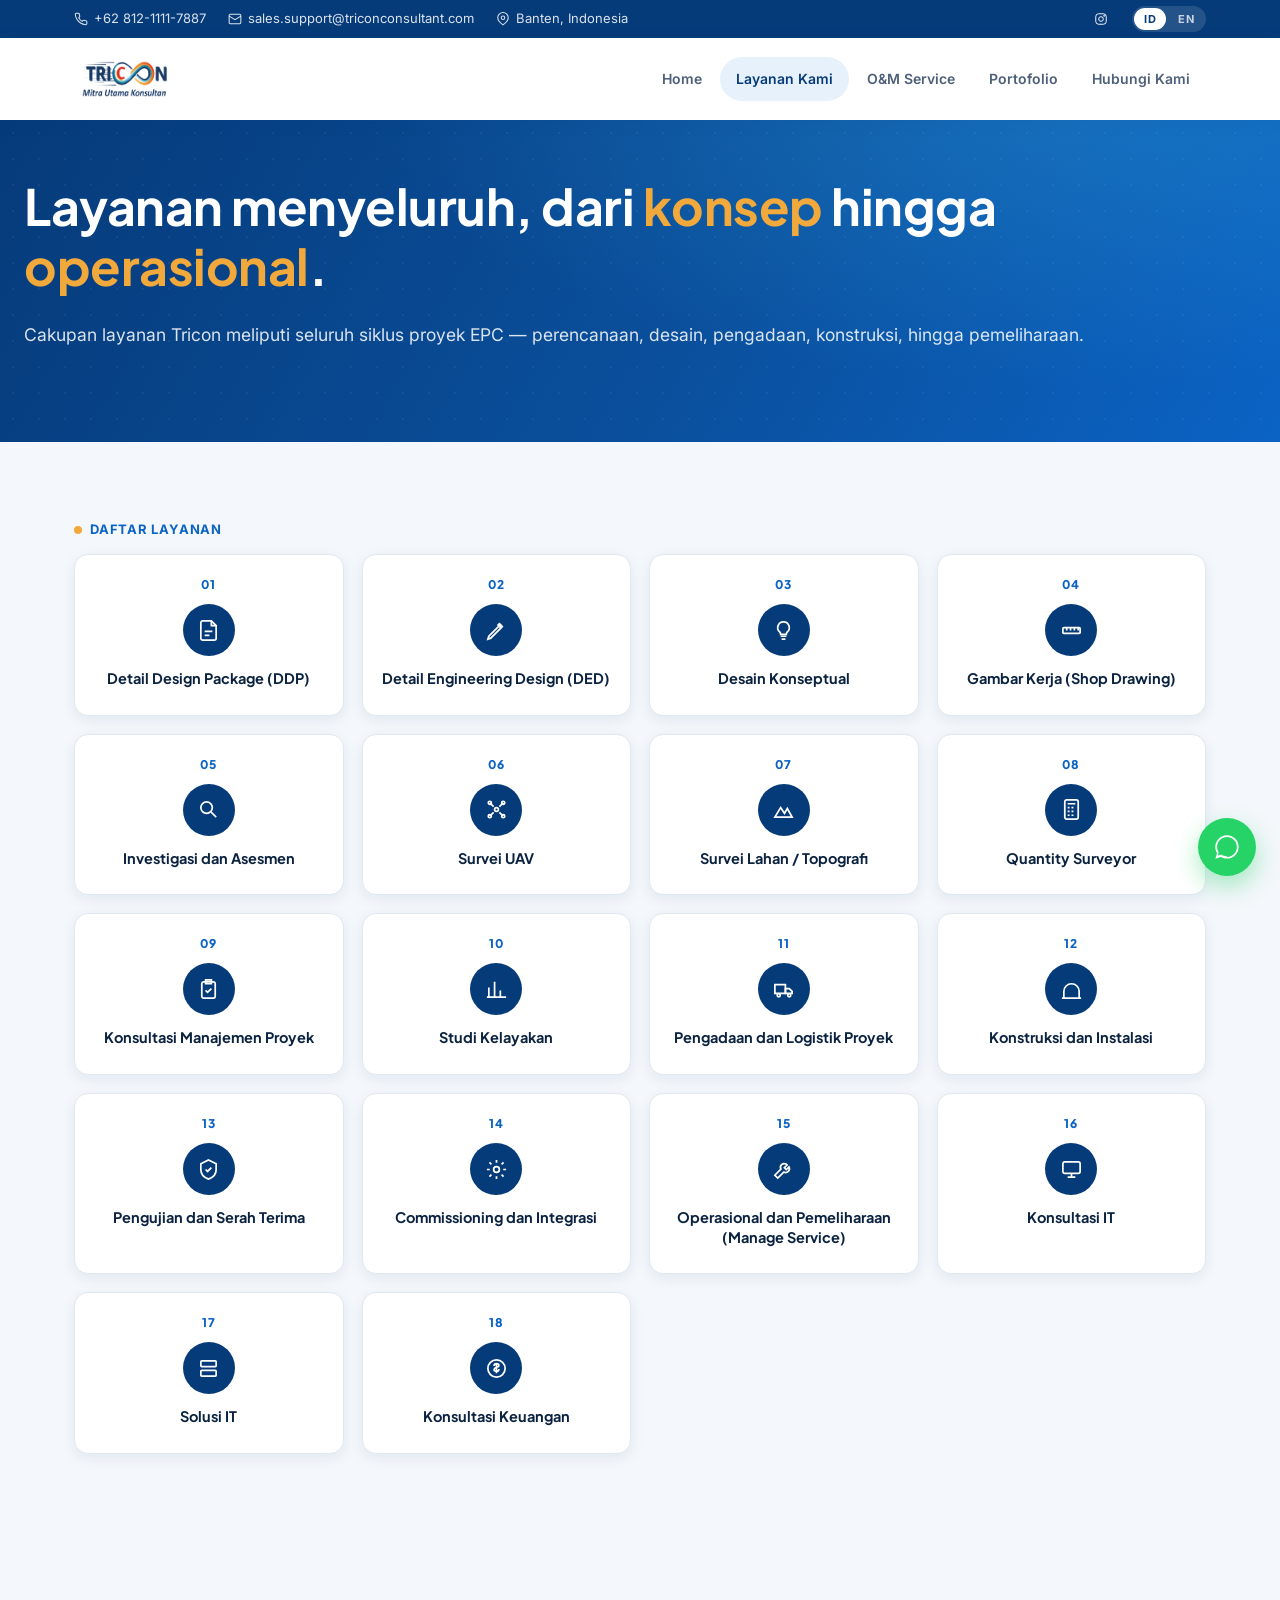
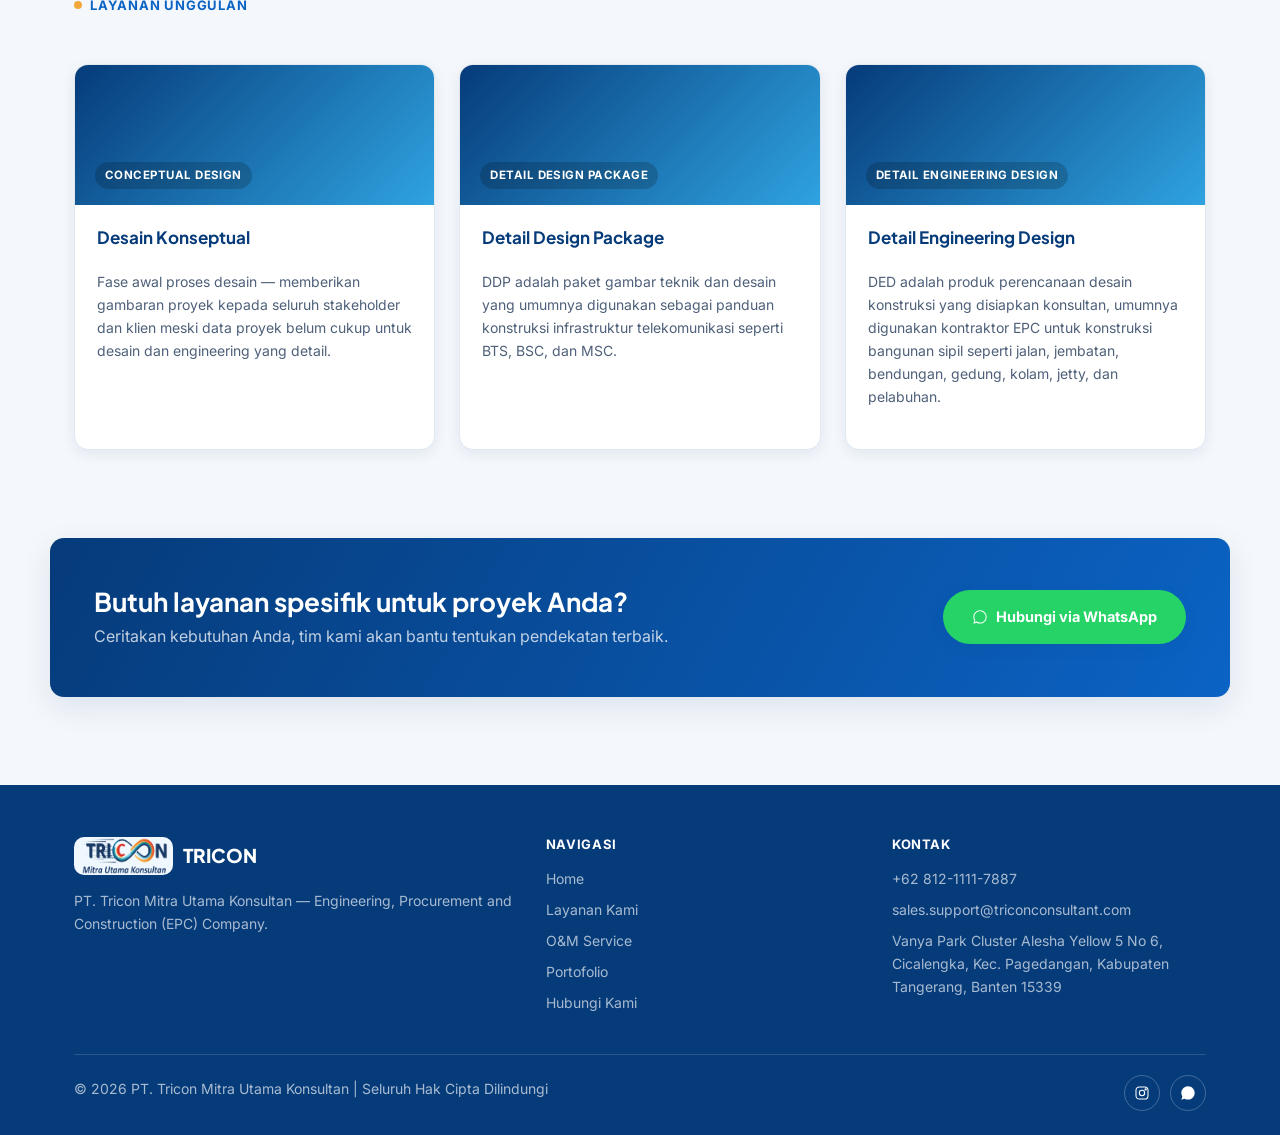
<file: service.html>
<!DOCTYPE html>
<html lang="id">
<head>
<meta charset="UTF-8">
<meta name="viewport" content="width=device-width, initial-scale=1.0">
<title>Tricon | Our Service</title>
<meta name="description" content="Layanan EPC Tricon Mitra Utama Konsultan: Detail Engineering Design, DDP, survei, konstruksi, hingga commissioning untuk telekomunikasi & infrastruktur.">
<link rel="icon" type="image/png" sizes="512x512" data-href="brandAssets.favicon512" href="frontend/images/icon-tricon-512.png">
<link rel="icon" type="image/png" sizes="32x32" data-href="brandAssets.favicon32" href="frontend/images/icon-tricon-32.png">
<link rel="icon" type="image/png" sizes="16x16" data-href="brandAssets.favicon16" href="frontend/images/icon-tricon-16.png">
<link rel="apple-touch-icon" sizes="180x180" data-href="brandAssets.favicon180" href="frontend/images/icon-tricon-180.png">
<link rel="shortcut icon" data-href="brandAssets.faviconIco" href="frontend/images/icon-tricon.ico">
<link rel="canonical" href="https://www.triconconsultant.com/service">

<!-- Open Graph (preview link di WhatsApp, Facebook, LinkedIn, dll) -->
<meta property="og:type" content="website">
<meta property="og:site_name" content="Tricon Mitra Utama Konsultan">
<meta property="og:locale" content="id_ID">
<meta property="og:url" content="https://www.triconconsultant.com/service">
<meta property="og:title" content="Our Service | Tricon Mitra Utama Konsultan">
<meta property="og:description" content="Layanan EPC Tricon Mitra Utama Konsultan: Detail Engineering Design, DDP, survei, konstruksi, hingga commissioning untuk telekomunikasi & infrastruktur.">
<meta property="og:image" content="https://www.triconconsultant.com/frontend/images/og-image.jpg">
<meta property="og:image:width" content="1200">
<meta property="og:image:height" content="630">

<!-- Twitter / X Card -->
<meta name="twitter:card" content="summary_large_image">
<meta name="twitter:title" content="Our Service | Tricon Mitra Utama Konsultan">
<meta name="twitter:description" content="Layanan EPC Tricon Mitra Utama Konsultan: Detail Engineering Design, DDP, survei, konstruksi, hingga commissioning untuk telekomunikasi & infrastruktur.">
<meta name="twitter:image" content="https://www.triconconsultant.com/frontend/images/og-image.jpg">
<link rel="stylesheet" href="css/style.css">
</head>
<body>

<div class="top-bar">
  <div class="wrap">
    <div class="tb-links">
      <a data-href="tel-office" href="tel:+6281389908113"><svg viewBox="0 0 24 24" fill="none" stroke="currentColor" stroke-width="1.8"><path d="M22 16.9v3a2 2 0 0 1-2.2 2 19.8 19.8 0 0 1-8.6-3 19.5 19.5 0 0 1-6-6 19.8 19.8 0 0 1-3-8.7A2 2 0 0 1 4.1 2h3a2 2 0 0 1 2 1.7c.1 1 .3 2 .7 3a2 2 0 0 1-.5 2.1L8 10a16 16 0 0 0 6 6l1.2-1.3a2 2 0 0 1 2.1-.5c1 .4 2 .6 3 .7a2 2 0 0 1 1.7 2z"/></svg> <span data-text="phone.officeDisplay">+62 813 8990 8113</span></a>
      <a data-href="mail-main" href="mailto:t.mustika@triconconsultant.com"><svg viewBox="0 0 24 24" fill="none" stroke="currentColor" stroke-width="1.8"><rect x="2" y="4" width="20" height="16" rx="2"/><path d="m2 7 10 6 10-6"/></svg> <span data-text="email.main">t.mustika@triconconsultant.com</span></a>
      <a href="contact"><svg viewBox="0 0 24 24" fill="none" stroke="currentColor" stroke-width="1.8"><path d="M21 10c0 6-9 12-9 12S3 16 3 10a9 9 0 1 1 18 0z"/><circle cx="12" cy="10" r="3"/></svg> <span data-text="address.short">Jakarta Selatan, Indonesia</span></a>
    </div>
    <div class="tb-social">
      <!-- Facebook dinonaktifkan -->
      <a data-href="social.instagram" href="https://www.instagram.com" target="_blank" rel="noopener" aria-label="Instagram"><svg viewBox="0 0 24 24" fill="none" stroke="#fff" stroke-width="1.6"><rect x="3" y="3" width="18" height="18" rx="5"/><circle cx="12" cy="12" r="4"/><circle cx="17.5" cy="6.5" r="1"/></svg></a>
      <div class="lang-switch">
        <button type="button" data-lang="id">ID</button>
        <button type="button" data-lang="en">EN</button>
      </div>
    </div>
  </div>
</div>
<header class="site-header">
  <div class="wrap">
    <a class="brand" href="/">
      <img data-src="brandAssets.logo" src="frontend/images/logo-tricon.png" alt="Tricon Mitra Utama Konsultan">
      <!--<span>TRICON<small data-id="Mitra Utama Konsultan" data-en="Trusted Engineering Partner">Mitra Utama Konsultan</small></span>-->
    </a>
    <button class="nav-toggle" aria-label="Buka menu"><span></span></button>
    <nav class="nav">
      <a href="/" data-id="Home" data-en="Home">Home</a>
      <a href="service" class="active" data-id="Layanan Kami" data-en="Our Service">Our Service</a>
      <a href="om-wind-turbine" data-id="O&amp;M Service" data-en="O&amp;M Service">O&amp;M Service</a>
      <a href="portfolio" data-id="Portofolio" data-en="Portfolio">Portfolio</a>
      <a href="contact" data-id="Hubungi Kami" data-en="Contact Us">Contact Us</a>
      <!-- tombol Contact Us kedua dihapus atas permintaan user -->
    </nav>
  </div>
</header>

<section class="hero" style="padding:56px 0 60px;">
  <div class="wrap hero-inner">
    <h1 data-id='Layanan menyeluruh, dari <span class="accent">konsep</span> hingga <span class="accent">operasional</span>.' data-en='End-to-end services, from <span class="accent">concept</span> to <span class="accent">operations</span>.' data-html>Layanan menyeluruh, dari <span class="accent">konsep</span> hingga <span class="accent">operasional</span>.</h1>
    <p class="lead" data-id="Cakupan layanan Tricon meliputi seluruh siklus proyek EPC — perencanaan, desain, pengadaan, konstruksi, hingga pemeliharaan." data-en="Tricon's service coverage spans the entire EPC project lifecycle — planning, design, procurement, construction, through to maintenance.">Cakupan layanan Tricon meliputi seluruh siklus proyek EPC — perencanaan, desain, pengadaan, konstruksi, hingga pemeliharaan.</p>
  </div>
</section>

<!-- Full service index -->
<section class="tight">
  <div class="wrap">
    <p class="eyebrow" data-id="DAFTAR LAYANAN" data-en="OUR SERVICES">DAFTAR LAYANAN</p>
    <div class="service-grid">
      <div class="service-mini reveal">
        <div class="ic"><svg viewBox="0 0 24 24" fill="none" stroke="currentColor" stroke-width="1.8"><path d="M6 2h9l5 5v13a2 2 0 0 1-2 2H6a2 2 0 0 1-2-2V4a2 2 0 0 1 2-2z"/><path d="M15 2v5h5"/><path d="M8 13h8M8 17h5"/></svg></div>
        <h4 data-id="Detail Design Package (DDP)" data-en="Detail Design Package (DDP)">Detail Design Package (DDP)</h4>
      </div>
      <div class="service-mini reveal">
        <div class="ic"><svg viewBox="0 0 24 24" fill="none" stroke="currentColor" stroke-width="1.8"><path d="M3 21l3-1 12-12-2-2L4 18l-1 3z"/><path d="M13 7l2-2 2 2-2 2"/></svg></div>
        <h4 data-id="Detail Engineering Design (DED)" data-en="Detail Engineering Design (DED)">Detail Engineering Design (DED)</h4>
      </div>
      <div class="service-mini reveal">
        <div class="ic"><svg viewBox="0 0 24 24" fill="none" stroke="currentColor" stroke-width="1.8"><path d="M9 18h6M10 21h4"/><path d="M12 3a6 6 0 0 0-4 10.5c.6.6 1 1.4 1 2.5h6c0-1.1.4-1.9 1-2.5A6 6 0 0 0 12 3z"/></svg></div>
        <h4 data-id="Desain Konseptual" data-en="Conceptual Design">Desain Konseptual</h4>
      </div>
      <div class="service-mini reveal">
        <div class="ic"><svg viewBox="0 0 24 24" fill="none" stroke="currentColor" stroke-width="1.8"><rect x="3" y="9" width="18" height="6" rx="1"/><path d="M7 9v3M11 9v3M15 9v3M19 9v3"/></svg></div>
        <h4 data-id="Gambar Kerja (Shop Drawing)" data-en="Shop Drawing">Gambar Kerja (Shop Drawing)</h4>
      </div>
      <div class="service-mini reveal">
        <div class="ic"><svg viewBox="0 0 24 24" fill="none" stroke="currentColor" stroke-width="1.8"><circle cx="10" cy="10" r="6"/><path d="M20 20l-5.5-5.5"/></svg></div>
        <h4 data-id="Investigasi dan Asesmen" data-en="Investigation and Assessment">Investigasi dan Asesmen</h4>
      </div>
      <div class="service-mini reveal">
        <div class="ic"><svg viewBox="0 0 24 24" fill="none" stroke="currentColor" stroke-width="1.8"><circle cx="12" cy="12" r="2"/><path d="M5 5l4 4M19 5l-4 4M5 19l4-4M19 19l-4-4"/><circle cx="5" cy="5" r="1.6"/><circle cx="19" cy="5" r="1.6"/><circle cx="5" cy="19" r="1.6"/><circle cx="19" cy="19" r="1.6"/></svg></div>
        <h4 data-id="Survei UAV" data-en="UAV Surveying">Survei UAV</h4>
      </div>
      <div class="service-mini reveal">
        <div class="ic"><svg viewBox="0 0 24 24" fill="none" stroke="currentColor" stroke-width="1.8"><path d="M3 20l6-10 4 6 3-5 5 9H3z"/></svg></div>
        <h4 data-id="Survei Lahan / Topografi" data-en="Land Surveying / Topography Survey">Survei Lahan / Topografi</h4>
      </div>
      <div class="service-mini reveal">
        <div class="ic"><svg viewBox="0 0 24 24" fill="none" stroke="currentColor" stroke-width="1.8"><rect x="5" y="2" width="14" height="20" rx="2"/><path d="M8 6h8M8 10h2M12 10h2M8 14h2M12 14h2M8 18h2M12 18h2"/></svg></div>
        <h4 data-id="Quantity Surveyor" data-en="Quantity Surveyor">Quantity Surveyor</h4>
      </div>
      <div class="service-mini reveal">
        <div class="ic"><svg viewBox="0 0 24 24" fill="none" stroke="currentColor" stroke-width="1.8"><rect x="5" y="4" width="14" height="17" rx="2"/><path d="M9 2h6v4H9z"/><path d="m9 13 2 2 4-4"/></svg></div>
        <h4 data-id="Konsultasi Manajemen Proyek" data-en="Project Management Consulting">Konsultasi Manajemen Proyek</h4>
      </div>
      <div class="service-mini reveal">
        <div class="ic"><svg viewBox="0 0 24 24" fill="none" stroke="currentColor" stroke-width="1.8"><path d="M4 20V10M10 20V4M16 20v-7M22 20H2"/></svg></div>
        <h4 data-id="Studi Kelayakan" data-en="Feasibility Study">Studi Kelayakan</h4>
      </div>
      <div class="service-mini reveal">
        <div class="ic"><svg viewBox="0 0 24 24" fill="none" stroke="currentColor" stroke-width="1.8"><path d="M3 7h11v9H3z"/><path d="M14 11h4l3 3v2h-7z"/><circle cx="7" cy="18" r="1.6"/><circle cx="18" cy="18" r="1.6"/></svg></div>
        <h4 data-id="Pengadaan dan Logistik Proyek" data-en="Procurement and Project Logistics">Pengadaan dan Logistik Proyek</h4>
      </div>
      <div class="service-mini reveal">
        <div class="ic"><svg viewBox="0 0 24 24" fill="none" stroke="currentColor" stroke-width="1.8"><path d="M4 21v-7a8 8 0 0 1 16 0v7"/><path d="M2 21h20"/></svg></div>
        <h4 data-id="Konstruksi dan Instalasi" data-en="Construction and Installation">Konstruksi dan Instalasi</h4>
      </div>
      <div class="service-mini reveal">
        <div class="ic"><svg viewBox="0 0 24 24" fill="none" stroke="currentColor" stroke-width="1.8"><path d="M12 2l8 4v6c0 5-3.5 8.5-8 10-4.5-1.5-8-5-8-10V6l8-4z"/><path d="m9 12 2 2 4-4"/></svg></div>
        <h4 data-id="Pengujian dan Serah Terima" data-en="Test and Acceptance">Pengujian dan Serah Terima</h4>
      </div>
      <div class="service-mini reveal">
        <div class="ic"><svg viewBox="0 0 24 24" fill="none" stroke="currentColor" stroke-width="1.8"><circle cx="12" cy="12" r="3"/><path d="M12 2v3M12 19v3M2 12h3M19 12h3M4.6 4.6l2.1 2.1M17.3 17.3l2.1 2.1M4.6 19.4l2.1-2.1M17.3 6.7l2.1-2.1"/></svg></div>
        <h4 data-id="Commissioning dan Integrasi" data-en="Commissioning and Integration">Commissioning dan Integrasi</h4>
      </div>
      <div class="service-mini reveal">
        <div class="ic"><svg viewBox="0 0 24 24" fill="none" stroke="currentColor" stroke-width="1.8"><path d="M14.7 6.3a4 4 0 0 0-5.4 5.4L3 18l3 3 6.3-6.3a4 4 0 0 0 5.4-5.4l-2.8 2.8-2-2 2.8-2.8z"/></svg></div>
        <h4 data-id="Operasional dan Pemeliharaan (Manage Service)" data-en="Operation and Maintenance (Manage Service)">Operasional dan Pemeliharaan (Manage Service)</h4>
      </div>
      <div class="service-mini reveal">
        <div class="ic"><svg viewBox="0 0 24 24" fill="none" stroke="currentColor" stroke-width="1.8"><rect x="3" y="4" width="18" height="12" rx="2"/><path d="M8 20h8M12 16v4"/></svg></div>
        <h4 data-id="Konsultasi IT" data-en="IT Consulting">Konsultasi IT</h4>
      </div>
      <div class="service-mini reveal">
        <div class="ic"><svg viewBox="0 0 24 24" fill="none" stroke="currentColor" stroke-width="1.8"><rect x="4" y="4" width="16" height="6" rx="1"/><rect x="4" y="14" width="16" height="6" rx="1"/><path d="M8 7h.01M8 17h.01"/></svg></div>
        <h4 data-id="Solusi IT" data-en="IT Solution">Solusi IT</h4>
      </div>
      <div class="service-mini reveal">
        <div class="ic"><svg viewBox="0 0 24 24" fill="none" stroke="currentColor" stroke-width="1.8"><circle cx="12" cy="12" r="9"/><path d="M12 7v10M9.5 9.5c0-1.4 1.1-2.5 2.5-2.5s2.5 1 2.5 2c0 2-5 1.5-5 4 0 1.2 1.1 2 2.5 2s2.5-1 2.5-2.5"/></svg></div>
        <h4 data-id="Konsultasi Keuangan" data-en="Finance Consulting">Konsultasi Keuangan</h4>
      </div>
    </div>
  </div>
</section>

<!-- Featured services -->
<section class="tight">
  <div class="wrap">
    <p class="eyebrow" data-id="LAYANAN UNGGULAN" data-en="FEATURED SERVICES">LAYANAN UNGGULAN</p>
    <div class="service-cards">
      <div class="service-card">
        <div class="thumb"><span>CONCEPTUAL DESIGN</span></div>
        <div class="body">
          <h3 data-id="Desain Konseptual" data-en="Conceptual Design">Conceptual Design</h3>
          <p data-id="Fase awal proses desain — memberikan gambaran proyek kepada seluruh stakeholder dan klien meski data proyek belum cukup untuk desain dan engineering yang detail." data-en="The early stage of the design process — giving stakeholders and clients an overview of the project even when project data is not yet sufficient for detailed design and engineering.">Fase awal proses desain — memberikan gambaran proyek kepada seluruh stakeholder dan klien meski data proyek belum cukup untuk desain dan engineering yang detail.</p>
        </div>
      </div>
      <div class="service-card">
        <div class="thumb"><span>DETAIL DESIGN PACKAGE</span></div>
        <div class="body">
          <h3 data-id="Detail Design Package" data-en="Detail Design Package">Detail Design Package</h3>
          <p data-id="DDP adalah paket gambar teknik dan desain yang umumnya digunakan sebagai panduan konstruksi infrastruktur telekomunikasi seperti BTS, BSC, dan MSC." data-en="DDP is a package of technical drawings and designs commonly used as a construction guide for telecommunications infrastructure such as BTS, BSC, and MSC.">DDP adalah paket gambar teknik dan desain yang umumnya digunakan sebagai panduan konstruksi infrastruktur telekomunikasi seperti BTS, BSC, dan MSC.</p>
        </div>
      </div>
      <div class="service-card">
        <div class="thumb"><span>DETAIL ENGINEERING DESIGN</span></div>
        <div class="body">
          <h3 data-id="Detail Engineering Design" data-en="Detail Engineering Design">Detail Engineering Design</h3>
          <p data-id="DED adalah produk perencanaan desain konstruksi yang disiapkan konsultan, umumnya digunakan kontraktor EPC untuk konstruksi bangunan sipil seperti jalan, jembatan, bendungan, gedung, kolam, jetty, dan pelabuhan." data-en="DED is a construction design planning product prepared by consultants, commonly used by EPC contractors for civil building construction such as roads, bridges, dams, buildings, reservoirs, jetties, and ports.">DED adalah produk perencanaan desain konstruksi yang disiapkan konsultan, umumnya digunakan kontraktor EPC untuk konstruksi bangunan sipil seperti jalan, jembatan, bendungan, gedung, kolam, jetty, dan pelabuhan.</p>
        </div>
      </div>
    </div>
  </div>
</section>

<section class="cta-band tight">
  <div class="wrap">
    <div>
      <h2 data-id="Butuh layanan spesifik untuk proyek Anda?" data-en="Need a specific service for your project?">Butuh layanan spesifik untuk proyek Anda?</h2>
      <p data-id="Ceritakan kebutuhan Anda, tim kami akan bantu tentukan pendekatan terbaik." data-en="Tell us what you need, and our team will help determine the best approach.">Ceritakan kebutuhan Anda, tim kami akan bantu tentukan pendekatan terbaik.</p>
    </div>
    <a href="contact" class="btn btn-wa">
      <svg viewBox="0 0 24 24" fill="currentColor"><path d="M12 2C6.5 2 2 6.5 2 12c0 1.9.5 3.7 1.5 5.3L2 22l4.8-1.5c1.5.9 3.3 1.4 5.2 1.4 5.5 0 10-4.5 10-10S17.5 2 12 2zm0 18c-1.7 0-3.3-.5-4.7-1.3l-.3-.2-3 .9.9-2.9-.2-.3C3.9 15 3.5 13.5 3.5 12c0-4.7 3.8-8.5 8.5-8.5s8.5 3.8 8.5 8.5-3.8 8.5-8.5 8.5z"/></svg>
      <span data-id="Hubungi via WhatsApp" data-en="Chat via WhatsApp">Chat via WhatsApp</span>
    </a>
  </div>
</section>

<footer>
  <div class="wrap">
    <div class="footer-grid">
      <div>
        <div class="brand" style="margin-bottom:14px;">
          <img data-src="brandAssets.logo" src="frontend/images/logo-tricon.png" alt="Tricon" style="background-color:aliceblue;border-radius:10px;">
          <span>TRICON</span>
        </div>
        <p><span data-text="companyName">PT. Tricon Mitra Utama Konsultan</span> — Engineering, Procurement and Construction (EPC) Company.</p>
      </div>
      <div>
        <h4 data-id="Navigasi" data-en="Navigation">Navigasi</h4>
        <a href="/" data-id="Home" data-en="Home">Home</a>
        <a href="service" data-id="Layanan Kami" data-en="Our Service">Our Service</a>
        <a href="om-wind-turbine" data-id="O&amp;M Service" data-en="O&amp;M Service">O&amp;M Service</a>
        <a href="portfolio" data-id="Portofolio" data-en="Portfolio">Portfolio</a>
        <a href="contact" data-id="Hubungi Kami" data-en="Contact Us">Contact Us</a>
      </div>
      <div>
        <h4 data-id="Kontak" data-en="Contact">Kontak</h4>
        <a data-href="tel-office" href="tel:+6281389908113"><span data-text="phone.officeDisplay">+62 813 8990 8113</span></a>
        <a data-href="mail-main" href="mailto:t.mustika@triconconsultant.com"><span data-text="email.main">t.mustika@triconconsultant.com</span></a>
        <a href="contact"><span data-text="address.full">Office 18 Lt. 22 Suite E, Jl. TB Simatupang KAV 18, Jakarta Selatan</span></a>
      </div>
    </div>
    <div class="footer-bottom">
      <p>&copy; <span id="year"></span> <span data-text="companyName">Tricon Mitra Utama Konsultan</span> | <span data-id="Seluruh Hak Cipta Dilindungi" data-en="All Rights Reserved">All Rights Reserved</span></p>
      <div class="footer-social">
        <!-- Facebook dinonaktifkan -->
        <a href="https://www.instagram.com" target="_blank" rel="noopener" aria-label="Instagram">
          <svg viewBox="0 0 24 24" fill="none" stroke="#fff" stroke-width="1.6"><rect x="3" y="3" width="18" height="18" rx="5"/><circle cx="12" cy="12" r="4"/><circle cx="17.5" cy="6.5" r="1"/></svg>
        </a>
        <a data-href="wa-office" href="https://wa.me/6281389908113" target="_blank" rel="noopener" aria-label="WhatsApp">
          <svg viewBox="0 0 24 24" fill="#fff"><path d="M12 2C6.5 2 2 6.5 2 12c0 1.9.5 3.7 1.5 5.3L2 22l4.8-1.5c1.5.9 3.3 1.4 5.2 1.4 5.5 0 10-4.5 10-10S17.5 2 12 2z"/></svg>
        </a>
      </div>
    </div>
  </div>
</footer>

<a class="float-wa" data-href="wa-office" href="https://wa.me/6281389908113" target="_blank" rel="noopener" aria-label="Chat WhatsApp">
  <svg viewBox="0 0 24 24"><path d="M12 2C6.5 2 2 6.5 2 12c0 1.9.5 3.7 1.5 5.3L2 22l4.8-1.5c1.5.9 3.3 1.4 5.2 1.4 5.5 0 10-4.5 10-10S17.5 2 12 2zm0 18c-1.7 0-3.3-.5-4.7-1.3l-.3-.2-3 .9.9-2.9-.2-.3C3.9 15 3.5 13.5 3.5 12c0-4.7 3.8-8.5 8.5-8.5s8.5 3.8 8.5 8.5-3.8 8.5-8.5 8.5z"/></svg>
</a>

<button type="button" class="back-to-top" id="back-to-top" aria-label="Kembali ke atas">
  <svg viewBox="0 0 24 24" fill="none" stroke="currentColor" stroke-width="2.2"><path d="M12 19V5M5 12l7-7 7 7"/></svg>
</button>

<script src="js/company-data.js"></script>
<script src="js/populate.js"></script>
<script src="js/i18n.js"></script>
<script src="js/main.js"></script>
<script>document.getElementById('year').textContent = new Date().getFullYear();</script>
</body>
</html>
</file>
<file: css/style.css>
/* =========================================================
   TRICON MITRA UTAMA KONSULTAN — Design System v2
   Concept: "Corporate Energy" — big blue, rounded, confident
   (arah visual terinspirasi situs korporat BUMN energi:
   header biru tegas, hero besar, kartu membulat dengan bayangan)

   Palette:
     --bg         #F4F7FB  latar halaman (biru sangat muda)
     --surface    #FFFFFF  kartu / panel
     --ink        #0B2340  teks utama (biru tua nyaris hitam)
     --ink-soft   #4E6079  teks sekunder
     --line       #E1E8F0  garis tipis / border
     --blue-deep  #063B7A  biru korporat utama (header, footer, CTA)
     --blue       #0B63C4  biru aksen / hover / link
     --blue-sky   #2FA3E0  aksen sekunder, gradient
     --gold       #F2A93C  aksen kontras (badge, highlight kecil)
     --wa         #25D366  WhatsApp
   Type:
     Display : 'Plus Jakarta Sans' — modern, korporat, tegas
     Body    : 'Inter' — netral, mudah dibaca
   ========================================================= */

@import url('https://fonts.googleapis.com/css2?family=Plus+Jakarta+Sans:wght@500;600;700;800&family=Inter:wght@400;500;600&display=swap');

:root{
  --bg:#F4F7FB;
  --surface:#FFFFFF;
  --ink:#0B2340;
  --ink-soft:#4E6079;
  --line:#E1E8F0;
  --blue-deep:#063B7A;
  --blue:#0B63C4;
  --blue-sky:#2FA3E0;
  --gold:#F2A93C;
  --wa:#25D366;
  --radius:14px;
  --radius-sm:8px;
  --max:1180px;
  --shadow:0 10px 30px rgba(6,59,122,.10);
  --shadow-sm:0 4px 14px rgba(6,59,122,.08);
}

*{box-sizing:border-box;}
html{scroll-behavior:smooth;}

/* Jaring pengaman: semua ikon SVG di situs ini dibatasi ukurannya secara
   default, supaya kalau suatu saat file style.css gagal termuat sempurna
   (cache browser, upload belum lengkap, dll), ikon tidak akan tampil
   raksasa memenuhi layar seperti pernah terjadi sebelumnya. Ukuran spesifik
   tiap ikon tetap diatur masing-masing class (mis. width:22px), aturan
   ini hanya jadi batas atas darurat. */
svg{max-width:64px;max-height:64px;}
body{
  margin:0;
  background:var(--bg);
  color:var(--ink);
  font-family:'Inter',sans-serif;
  font-size:16px;
  line-height:1.65;
  -webkit-font-smoothing:antialiased;
}

img{max-width:100%;display:block;}
a{color:inherit;text-decoration:none;}
ul{margin:0;padding:0;list-style:none;}

h1,h2,h3,h4{
  font-family:'Plus Jakarta Sans',sans-serif;
  font-weight:700;
  line-height:1.2;
  margin:0 0 .5em;
  color:var(--ink);
}

.mono{font-family:'Inter',sans-serif;}

.wrap{max-width:var(--max);margin:0 auto;padding:0 24px;}

:focus-visible{outline:2px solid var(--blue);outline-offset:3px;}

/* ---------- Eyebrow label ---------- */
.eyebrow{
  font-family:'Inter',sans-serif;
  font-size:13px;
  font-weight:700;
  letter-spacing:.06em;
  color:var(--blue);
  display:flex;
  align-items:center;
  gap:8px;
  margin-bottom:14px;
  text-transform:uppercase;
}
.eyebrow::before{
  content:'';
  width:8px;height:8px;border-radius:50%;background:var(--gold);
  display:inline-block;
}

/* ---------- Top utility bar (khas situs korporat) ---------- */
.top-bar{
  background:var(--blue-deep);color:rgba(255,255,255,.85);
  font-size:13px;
}
.top-bar .wrap{
  display:flex;align-items:center;justify-content:space-between;
  height:38px;
}
.top-bar .tb-links{display:flex;gap:22px;}
.top-bar a{display:flex;align-items:center;gap:6px;color:rgba(255,255,255,.85);}
.top-bar a:hover{color:#fff;}
.top-bar svg{width:14px;height:14px;flex:none;}
.top-bar .tb-social{display:flex;gap:10px;align-items:center;}
.top-bar .tb-social svg{width:14px;height:14px;}

/* ---------- Saklar Bahasa (ID / EN) ---------- */
.lang-switch{
  display:flex;align-items:center;gap:2px;background:rgba(255,255,255,.12);
  border-radius:999px;padding:2px;margin-left:14px;
}
.lang-switch button{
  border:none;background:transparent;color:rgba(255,255,255,.75);
  font-family:'Inter';font-weight:700;font-size:11px;letter-spacing:.04em;
  padding:4px 10px;border-radius:999px;cursor:pointer;transition:.15s ease;
}
.lang-switch button.active{background:#fff;color:var(--blue-deep);}
.lang-switch button:not(.active):hover{color:#fff;}

/* ---------- Header ---------- */
.site-header{
  position:sticky;top:0;left:0;right:0;z-index:100;
  background:#fff;
  box-shadow:0 2px 16px rgba(6,59,122,.08);
}
.site-header .wrap{
  display:flex;align-items:center;justify-content:space-between;
  height:82px;
}
.brand{display:flex;align-items:center;gap:10px;font-family:'Plus Jakarta Sans';font-weight:800;font-size:19px;color:var(--blue-deep);}
.brand img{height:38px;width:auto;}
.brand small{
  display:block;font-family:'Inter';font-weight:500;font-size:10.5px;
  letter-spacing:.06em;color:var(--ink-soft);text-transform:uppercase;
}

.nav{display:flex;align-items:center;gap:2px;}
.nav a{
  font-family:'Inter';font-size:14px;font-weight:600;
  padding:10px 16px;color:var(--ink-soft);position:relative;border-radius:999px;
}
.nav a:hover{color:var(--blue);background:#EFF5FC;}
.nav a.active{color:var(--blue-deep);background:#E7F1FC;}
.nav-cta{
  margin-left:14px;background:var(--blue-deep);color:#fff !important;
  padding:12px 24px !important;border-radius:999px;box-shadow:var(--shadow-sm);
}
.nav-cta:hover{background:var(--blue) !important;color:#fff !important;}

.nav-toggle{display:none;background:none;border:1px solid var(--line);border-radius:var(--radius-sm);width:42px;height:42px;align-items:center;justify-content:center;cursor:pointer;}
.nav-toggle span,.nav-toggle span::before,.nav-toggle span::after{
  content:'';display:block;width:18px;height:2px;background:var(--blue-deep);position:relative;
}
.nav-toggle span::before{position:absolute;top:-6px;}
.nav-toggle span::after{position:absolute;top:6px;}

/* ---------- Hero (big corporate banner) ---------- */
.hero{
  position:relative;
  padding:88px 0 80px;
  background:
    radial-gradient(1200px 500px at 85% -10%, rgba(47,163,224,.35), transparent 60%),
    linear-gradient(120deg,var(--blue-deep) 0%, #0A4F9C 55%, var(--blue) 100%);
  overflow:hidden;
  color:#fff;
}
.hero::before{
  content:'';position:absolute;inset:0;
  background-image:radial-gradient(rgba(255,255,255,.10) 1.5px, transparent 1.5px);
  background-size:26px 26px;
  opacity:.5;
  pointer-events:none;
}
/* Teks hero memakai lebar penuh kolom, supaya kalimat mengalir sampai tepi kanan
   dan tidak putus di tengah lalu turun ke baris berikutnya. Di layar sempit (HP)
   lebarnya otomatis mengikuti layar, jadi tidak perlu aturan tambahan. */
.hero-inner{position:relative;z-index:2;max-width:none;}
.hero .eyebrow{color:#BFE0F7;}
.hero .eyebrow::before{background:var(--gold);}
.hero h1{font-size:clamp(32px,4.6vw,50px);color:#fff;letter-spacing:-.01em;}
.hero h1 .accent{color:var(--gold);}
.hero p.lead{color:rgba(255,255,255,.85);font-size:17.5px;max-width:none;margin:16px 0 32px;}

/* Catatan: dulu di bawah hero ada "strip informasi" kotak putih 3 kolom
   (.title-block) berisi Perusahaan/Bidang/Lokasi di halaman Home dan
   Lingkup/Proyek/Lokasi di halaman O&M Service. Dihapus atas permintaan
   pemilik website karena isinya sudah diulang di bagian lain halaman
   (judul hero, About Us, top-bar, footer, kartu portofolio) dan tampilannya
   sulit dibuat rapi di berbagai lebar layar. Seluruh CSS-nya ikut dibersihkan
   supaya tidak menyisakan aturan yang tidak terpakai. */

/* ---------- Buttons ---------- */
.btn{
  display:inline-flex;align-items:center;gap:8px;
  font-family:'Inter';font-weight:700;font-size:14.5px;
  padding:14px 28px;border-radius:999px;
  border:1px solid transparent;cursor:pointer;transition:.15s ease;
}
.btn-primary{background:var(--gold);color:var(--blue-deep);box-shadow:var(--shadow-sm);}
.btn-primary:hover{background:#E9992A;}
.btn-outline{background:rgba(255,255,255,.08);color:#fff;border-color:rgba(255,255,255,.4);}
.btn-outline:hover{background:rgba(255,255,255,.18);}
.btn-wa{background:var(--wa);color:#fff;box-shadow:var(--shadow-sm);}
.btn-wa:hover{background:#1fb355;}
.btn-soft{background:#fff;color:var(--blue-deep);border-color:var(--line);box-shadow:var(--shadow-sm);}
.btn-soft:hover{border-color:var(--blue);color:var(--blue);}
.btn svg{width:16px;height:16px;flex:none;}

/* ---------- Section shell ---------- */
section{padding:88px 0;}
section.tight{padding:64px 0;}
.section-head{max-width:none;margin-bottom:48px;}
.section-head p{color:var(--ink-soft);font-size:16px;}

/* ---------- About / intro paragraph card ---------- */
.intro-card{
  background:var(--surface);border:1px solid var(--line);border-radius:var(--radius);
  box-shadow:var(--shadow-sm);
  padding:36px 40px;font-size:17px;color:var(--ink-soft);
  text-align:justify;text-justify:inter-word;
}

/* ---------- Pillars / feature cards ---------- */
.grid-3{display:grid;grid-template-columns:repeat(3,1fr);gap:22px;}
.pillar{
  background:var(--surface);padding:32px 28px;border-radius:var(--radius);
  border:1px solid var(--line);box-shadow:var(--shadow-sm);transition:.15s ease;
}
.pillar:hover{transform:translateY(-4px);box-shadow:var(--shadow);}
.pillar .num{
  font-family:'Plus Jakarta Sans';color:var(--blue);font-size:14px;font-weight:800;margin-bottom:14px;
  display:inline-flex;width:36px;height:36px;align-items:center;justify-content:center;
  background:#E7F1FC;border-radius:50%;
}
.pillar h3{font-size:19px;margin-bottom:10px;color:var(--blue-deep);}
.pillar p{color:var(--ink-soft);font-size:14.5px;}

/* ---------- Service list ---------- */
.service-index{border-top:1px solid var(--line);}
.service-index li{
  display:flex;align-items:center;gap:16px;padding:16px 4px;border-bottom:1px solid var(--line);
  font-family:'Plus Jakarta Sans';font-weight:600;font-size:15.5px;
}
.service-index li .tag{
  font-family:'Inter';font-size:12px;font-weight:700;color:#fff;background:var(--blue);
  min-width:26px;height:26px;border-radius:50%;display:inline-flex;align-items:center;justify-content:center;
}

/* ---------- Service icon grid (kartu ikon layanan) ---------- */
.service-grid{
  display:grid;grid-template-columns:repeat(4,1fr);gap:18px;
  /* Penomoran kartu dihitung otomatis oleh browser — tidak perlu menulis
     angka di HTML. Kalau kartu ditambah, dihapus, atau ditukar urutannya,
     nomornya ikut menyesuaikan sendiri. */
  counter-reset:layanan;
}
.service-mini{
  background:var(--surface);border:1px solid var(--line);border-radius:var(--radius);
  padding:24px 18px 26px;
  display:flex;flex-direction:column;align-items:center;text-align:center;gap:13px;
  box-shadow:var(--shadow-sm);transition:.2s ease;
  counter-increment:layanan;
}
.service-mini::before{
  content:counter(layanan,decimal-leading-zero);
  font-family:'Plus Jakarta Sans';font-weight:800;font-size:12px;letter-spacing:.08em;
  color:var(--blue);line-height:1;
}
.service-mini:hover{transform:translateY(-4px);box-shadow:var(--shadow);border-color:var(--blue);}
.service-mini .ic{
  width:52px;height:52px;border-radius:50%;background:var(--blue-deep);color:#fff;
  display:flex;align-items:center;justify-content:center;flex:none;
  transition:.2s ease;overflow:hidden;
}
.service-mini:hover .ic{background:var(--blue);}
.service-mini .ic svg{width:23px;height:23px;max-width:23px;max-height:23px;flex:none;display:block;}
.service-mini h4{
  font-family:'Plus Jakarta Sans';font-weight:700;font-size:14.5px;line-height:1.35;
  color:var(--ink);margin:0;
}
@media (max-width:1000px){
  .service-grid{grid-template-columns:repeat(3,1fr);}
}
@media (max-width:720px){
  .service-grid{grid-template-columns:repeat(2,1fr);gap:14px;}
  .service-mini{padding:20px 12px 22px;gap:11px;}
  .service-mini .ic{width:46px;height:46px;}
  .service-mini h4{font-size:13.5px;}
}
/* Di HP kartu tetap 2 kolom. Kartu rata-tengah dengan ikon bulat justru terlihat
   kosong kalau dipaksa 1 kolom selebar layar, jadi aturan 1 kolom lama dihapus. */
.service-grid .reveal:nth-child(4n+1){transition-delay:.02s;}
.service-grid .reveal:nth-child(4n+2){transition-delay:.08s;}
.service-grid .reveal:nth-child(4n+3){transition-delay:.14s;}
.service-grid .reveal:nth-child(4n){transition-delay:.2s;}

/* ---------- Featured service cards ---------- */
.service-cards{display:grid;grid-template-columns:repeat(3,1fr);gap:24px;margin-top:48px;}
.service-card{
  background:var(--surface);border:1px solid var(--line);border-radius:var(--radius);overflow:hidden;
  display:flex;flex-direction:column;box-shadow:var(--shadow-sm);transition:.15s ease;
}
.service-card:hover{transform:translateY(-4px);box-shadow:var(--shadow);}
.service-card .thumb{
  height:140px;position:relative;display:flex;align-items:flex-end;padding:16px 20px;
  background-image:linear-gradient(135deg,var(--blue-deep),var(--blue-sky));
}
.service-card .thumb span{font-family:'Inter';font-size:11.5px;font-weight:700;color:#fff;letter-spacing:.04em;background:rgba(0,0,0,.18);padding:4px 10px;border-radius:999px;}
.service-card .body{padding:22px 22px 26px;flex:1;display:flex;flex-direction:column;}
.service-card h3{font-size:17px;color:var(--blue-deep);}
.service-card p{color:var(--ink-soft);font-size:14px;flex:1;}
.service-card .more{margin-top:14px;font-family:'Inter';font-size:13px;font-weight:700;color:var(--blue);}

/* ---------- Portfolio cards (lama, dipertahankan agar tidak error jika masih dipakai) ---------- */
.portfolio-grid{display:grid;grid-template-columns:repeat(3,1fr);gap:20px;}
.portfolio-card{
  background:var(--surface);border:1px solid var(--line);border-radius:var(--radius);
  padding:26px 24px;position:relative;transition:.15s ease;box-shadow:var(--shadow-sm);
}
.portfolio-card:hover{border-color:var(--blue);transform:translateY(-4px);box-shadow:var(--shadow);}
.portfolio-card .sector{
  font-family:'Inter';font-size:11.5px;font-weight:700;color:var(--blue-deep);text-transform:uppercase;letter-spacing:.04em;
  margin-bottom:12px;display:inline-block;background:#E7F1FC;padding:4px 10px;border-radius:999px;
}
.portfolio-card h3{font-size:18px;margin-bottom:6px;color:var(--blue-deep);}
.portfolio-card .loc{color:var(--ink-soft);font-size:13.5px;margin-bottom:12px;}
.portfolio-card .desc{color:var(--ink-soft);font-size:14px;margin:0 0 16px;}
.portfolio-card .visit{
  display:inline-flex;align-items:center;gap:6px;font-family:'Inter';font-weight:700;font-size:13px;color:var(--blue);
}
.portfolio-card .visit svg{width:14px;height:14px;}
.portfolio-card .visit:hover{color:var(--blue-deep);}

/* =========================================================
   PORTFOLIO — GALLERY CARD (versi baru, ala studi kasus)
   Dipakai di portfolio.html mulai dari pembaruan ini.
   ========================================================= */
.pf-grid{
  display:grid;grid-template-columns:repeat(3,1fr);gap:28px;
}
.pf-card{
  background:var(--surface);border:1px solid var(--line);border-radius:var(--radius);
  overflow:visible;box-shadow:var(--shadow-sm);cursor:pointer;border:none;position:relative;
  padding:0;text-align:left;font:inherit;color:inherit;width:100%;
  display:flex;flex-direction:column;height:100%;
}
.pf-card .pf-cover{
  position:relative;flex:1 1 190px;min-height:190px;overflow:hidden;background:var(--blue-deep);
  border-radius:var(--radius) var(--radius) 0 0;
}
.pf-card .pf-cover img{
  width:100%;height:100%;object-fit:cover;transition:transform .5s ease;
}
.pf-card:hover .pf-cover img{transform:scale(1.08);}
.pf-card .pf-cover::after{
  content:'';position:absolute;inset:0;
  background:linear-gradient(180deg, rgba(6,59,122,0) 40%, rgba(6,59,122,.55) 100%);
}
.pf-card .pf-logo{
  flex:none;position:relative;z-index:3;margin:-32px 0 0 18px;
  width:64px;height:64px;border-radius:50%;overflow:hidden;
  border:3px solid #fff;box-shadow:0 6px 16px rgba(6,59,122,.22);background:#fff;
  display:flex;align-items:center;justify-content:center;
}
.pf-card .pf-logo img{width:100%;height:100%;object-fit:contain;padding:8px;box-sizing:border-box;}
.pf-card .pf-sector{
  position:absolute;right:14px;top:14px;z-index:2;
  font-family:'Inter';font-size:11px;font-weight:700;color:#fff;text-transform:uppercase;letter-spacing:.04em;
  background:rgba(6,59,122,.55);backdrop-filter:blur(3px);padding:5px 12px;border-radius:999px;
}
.pf-card .pf-body{flex:none;padding:16px 22px 24px;border-radius:0 0 var(--radius) var(--radius);}
.pf-card h3{font-size:17px;margin-bottom:6px;color:var(--blue-deep);}
.pf-card .pf-loc{color:var(--ink-soft);font-size:13px;margin-bottom:10px;}
.pf-card .pf-desc{
  color:var(--ink-soft);font-size:14px;line-height:1.55;margin:0 0 14px;
  display:-webkit-box;-webkit-line-clamp:2;-webkit-box-orient:vertical;overflow:hidden;
}
.pf-card .pf-more{
  display:inline-flex;align-items:center;gap:6px;font-family:'Inter';font-weight:700;font-size:13px;color:var(--blue);
}
.pf-card .pf-more svg{width:14px;height:14px;transition:transform .2s ease;}
.pf-card:hover .pf-more svg{transform:translateX(4px);}

/* ---- Animasi muncul saat discroll ---- */
.reveal{opacity:0;transform:translateY(28px);transition:opacity .6s ease, transform .6s ease;}
.reveal.is-visible{opacity:1;transform:translateY(0);}
.pf-grid .reveal:nth-child(3n+1){transition-delay:.05s;}
.pf-grid .reveal:nth-child(3n+2){transition-delay:.15s;}
.pf-grid .reveal:nth-child(3n){transition-delay:.25s;}

/* ---- Modal detail (native <dialog>) ---- */
dialog.pf-modal{
  border:none;border-radius:var(--radius);padding:0;max-width:720px;width:92vw;
  box-shadow:0 30px 60px rgba(6,59,122,.35);
  opacity:0;transform:translateY(24px) scale(.98);
  transition:opacity .25s ease, transform .25s ease, overlay .25s ease allow-discrete, display .25s ease allow-discrete;
}
dialog.pf-modal[open]{opacity:1;transform:translateY(0) scale(1);}
@starting-style{
  dialog.pf-modal[open]{opacity:0;transform:translateY(24px) scale(.98);}
}
dialog.pf-modal::backdrop{
  background:rgba(6,20,40,.55);backdrop-filter:blur(2px);
  opacity:0;transition:opacity .25s ease allow-discrete;
}
dialog.pf-modal[open]::backdrop{opacity:1;}

.pf-modal-head{position:relative;}
.pf-modal-head .pf-gallery{
  display:flex;overflow-x:auto;overflow-y:hidden;scroll-snap-type:x mandatory;
  aspect-ratio:16/9;height:auto;width:100%;
  -webkit-overflow-scrolling:touch;scrollbar-width:none;border-radius:var(--radius) var(--radius) 0 0;
}
.pf-modal-head .pf-gallery::-webkit-scrollbar{display:none;}
.pf-modal-head .pf-gallery img{
  flex:0 0 100%;width:100%;height:100%;object-fit:cover;scroll-snap-align:start;
}
/* ---- Foto dibungkus JS jadi .pf-slide, dengan area tap kiri/kanan langsung di atas foto ---- */
.pf-modal-head .pf-gallery .pf-slide{
  position:relative;flex:0 0 100%;width:100%;aspect-ratio:16/9;
  scroll-snap-align:start;overflow:hidden;background:var(--blue-deep);
}
.pf-modal-head .pf-gallery .pf-slide img{
  position:absolute;inset:0;width:100%;height:100%;object-fit:cover;
}
.pf-slide-tap{
  position:absolute;inset:0;width:100%;height:100%;display:flex;
  border:none;background:transparent;padding:0;cursor:pointer;
}
.pf-slide-arrow{
  width:50%;height:100%;display:flex;align-items:center;opacity:0;
  transition:opacity .2s ease;
}
.pf-slide-arrow.left{justify-content:flex-start;padding-left:14px;background:linear-gradient(90deg,rgba(6,20,40,.32),transparent 60%);}
.pf-slide-arrow.right{justify-content:flex-end;padding-right:14px;background:linear-gradient(270deg,rgba(6,20,40,.32),transparent 60%);}
.pf-slide-tap:hover .pf-slide-arrow{opacity:1;}
.pf-slide-arrow svg{
  width:18px;height:18px;color:#fff;background:rgba(6,59,122,.6);
  border-radius:50%;padding:9px;box-sizing:content-box;backdrop-filter:blur(3px);
}
@media (hover:none){ .pf-slide-arrow{opacity:.9;} }
.pf-dots{
  position:absolute;bottom:12px;left:50%;transform:translateX(-50%);z-index:4;
  display:flex;gap:7px;
}
.pf-dots button{
  width:7px;height:7px;border-radius:50%;background:rgba(255,255,255,.55);
  border:none;padding:0;cursor:pointer;transition:background .2s ease,transform .2s ease;
}
.pf-dots button.active{background:#fff;transform:scale(1.35);}
.pf-modal-head .pf-hint{
  position:absolute;top:12px;left:14px;z-index:2;
  font-family:'Inter';font-size:11.5px;color:#fff;background:rgba(6,59,122,.55);
  padding:4px 10px;border-radius:999px;backdrop-filter:blur(3px);
}
.pf-modal-close{
  position:absolute;top:12px;right:12px;z-index:3;width:34px;height:34px;border-radius:50%;
  background:rgba(6,59,122,.65);border:none;color:#fff;display:flex;align-items:center;justify-content:center;
  cursor:pointer;backdrop-filter:blur(3px);
}
.pf-modal-close svg{width:16px;height:16px;}
.pf-modal-close:hover{background:var(--blue-deep);}

.pf-modal-body{padding:26px 28px 30px;}
.pf-modal-body .pf-logo-row{display:flex;align-items:center;gap:14px;margin-bottom:16px;margin-top:4px;position:relative;z-index:2;}
.pf-modal-body .pf-logo-row img{
  width:64px;height:64px;border-radius:50%;border:3px solid #fff;box-shadow:0 6px 16px rgba(6,59,122,.22);
  object-fit:contain;padding:8px;box-sizing:border-box;background:#fff;
}
.pf-modal-body h3{font-size:21px;margin:0 0 4px;color:var(--blue-deep);}
.pf-modal-body .pf-loc{color:var(--ink-soft);font-size:13.5px;margin-bottom:16px;}
.pf-modal-body .pf-desc{color:var(--ink-soft);font-size:15px;line-height:1.7;margin-bottom:20px;}

/* ---- Tombol "Kunjungi Website" di dalam modal detail portfolio ---- */
.pf-visit{
  display:inline-flex;align-items:center;gap:8px;
  font-family:'Inter';font-weight:700;font-size:14px;color:#fff;
  background:var(--blue);padding:11px 20px;border-radius:999px;
  box-shadow:var(--shadow-sm);transition:.15s ease;
}
.pf-visit:hover{background:var(--blue-deep);transform:translateY(-1px);}
.pf-visit svg{width:15px;height:15px;flex:none;}

@media (max-width:900px){
  .pf-grid{grid-template-columns:1fr 1fr;}
}
@media (max-width:640px){
  .pf-grid{grid-template-columns:1fr;}
  dialog.pf-modal{width:94vw;}
}

/* ---------- Our Clients (strip logo) ---------- */
.clients{padding:56px 0;background:var(--surface);border-top:1px solid var(--line);border-bottom:1px solid var(--line);}
.clients-head{text-align:center;max-width:none;margin:0 auto 36px;}
.clients-head .eyebrow{justify-content:center;}
.clients-head h2{font-size:22px;margin:0;}
.clients-logos{
  display:flex;flex-wrap:wrap;justify-content:center;align-items:center;gap:28px;
}
.clients-logos a{
  width:76px;height:76px;border-radius:50%;overflow:hidden;
  border:1px solid var(--line);background:#fff;display:flex;align-items:center;justify-content:center;
  filter:grayscale(100%);opacity:.65;transition:.25s ease;
}
.clients-logos a:hover{filter:grayscale(0%);opacity:1;transform:translateY(-4px);box-shadow:var(--shadow-sm);border-color:var(--blue);}
.clients-logos img{width:100%;height:100%;object-fit:contain;padding:14px;box-sizing:border-box;}
.clients-more{text-align:center;margin-top:30px;}
.clients-more a{
  font-family:'Inter';font-weight:700;font-size:13.5px;color:var(--blue);
  display:inline-flex;align-items:center;gap:6px;
}
.clients-more a:hover{color:var(--blue-deep);}
.clients-more svg{width:14px;height:14px;}
.clients-logos a.reveal:nth-child(5n+1){transition-delay:.03s;}
.clients-logos a.reveal:nth-child(5n+2){transition-delay:.09s;}
.clients-logos a.reveal:nth-child(5n+3){transition-delay:.15s;}
.clients-logos a.reveal:nth-child(5n+4){transition-delay:.21s;}
.clients-logos a.reveal:nth-child(5n){transition-delay:.27s;}
@media (max-width:640px){
  .clients-logos a{width:64px;height:64px;}
}

/* ---------- Project Track Record (daftar 143 proyek dari Excel) ---------- */
.tr-head{max-width:none;margin-bottom:8px;}
.tr-head p{color:var(--ink-soft);font-size:13px;margin-top:8px;}

.tr-controls{
  display:flex;flex-wrap:wrap;gap:16px;justify-content:space-between;align-items:center;
  margin:28px 0 24px;
}
.tr-tabs{
  display:flex;gap:8px;overflow-x:auto;padding-bottom:4px;flex:1 1 auto;min-width:0;
  scrollbar-width:thin;
}
.tr-tab{
  flex:none;font-family:'Inter';font-weight:700;font-size:13px;white-space:nowrap;
  padding:9px 16px;border-radius:999px;border:1px solid var(--line);background:#fff;color:var(--ink-soft);
  cursor:pointer;transition:.15s ease;
}
.tr-tab:hover{border-color:var(--blue);color:var(--blue);}
.tr-tab.active{background:var(--blue-deep);border-color:var(--blue-deep);color:#fff;}

.tr-search{
  position:relative;flex:0 0 280px;max-width:100%;
}
.tr-search svg{
  position:absolute;left:14px;top:50%;transform:translateY(-50%);width:16px;height:16px;color:var(--ink-soft);
}
.tr-search input{
  width:100%;padding:11px 14px 11px 38px;border:1px solid var(--line);border-radius:999px;
  font-family:'Inter';font-size:14px;color:var(--ink);background:#fff;
}
.tr-search input:focus{outline:none;border-color:var(--blue);}

.tr-list{display:grid;grid-template-columns:repeat(3,1fr);gap:16px;}
.tr-card{
  background:var(--surface);border:1px solid var(--line);border-radius:var(--radius);
  padding:20px 20px 18px;box-shadow:var(--shadow-sm);transition:.15s ease;
}
.tr-card:hover{border-color:var(--blue);transform:translateY(-2px);box-shadow:var(--shadow);}
.tr-card-top{display:flex;align-items:center;justify-content:space-between;gap:8px;margin-bottom:10px;}
.tr-tag{
  font-family:'Inter';font-size:10.5px;font-weight:700;color:var(--blue-deep);text-transform:uppercase;letter-spacing:.03em;
  background:#E7F1FC;padding:4px 10px;border-radius:999px;
  overflow:hidden;text-overflow:ellipsis;white-space:nowrap;max-width:70%;
}
.tr-year{font-family:'Inter';font-size:12px;font-weight:700;color:var(--ink-soft);flex:none;}
.tr-project{font-family:'Plus Jakarta Sans';font-size:15px;font-weight:700;color:var(--ink);margin:0 0 10px;line-height:1.35;}
.tr-meta{display:flex;flex-direction:column;gap:6px;margin-bottom:8px;}
.tr-meta-item{
  display:flex;align-items:flex-start;gap:7px;font-size:13px;color:var(--ink-soft);line-height:1.4;
}
.tr-meta-item svg{width:14px;height:14px;flex:none;margin-top:2px;color:var(--blue);}
.tr-scope{font-size:12.5px;color:var(--ink-soft);border-top:1px dashed var(--line);padding-top:8px;margin-top:4px;line-height:1.5;}

.tr-empty{text-align:center;color:var(--ink-soft);padding:40px 0;font-size:14.5px;}

.tr-more-wrap{text-align:center;margin-top:30px;}
#tr-load-more{color:var(--blue-deep);}
.tr-count{font-family:'Inter';font-size:12.5px;color:var(--ink-soft);margin-top:12px;}

@media (max-width:1000px){
  .tr-list{grid-template-columns:repeat(2,1fr);}
}
@media (max-width:640px){
  .tr-list{grid-template-columns:1fr;}
  .tr-controls{flex-direction:column;align-items:stretch;}
  .tr-search{flex:none;}
  .tr-tabs{flex-wrap:wrap;overflow-x:visible;padding-bottom:0;gap:8px;}
  .tr-tab{flex:none;font-size:12.5px;padding:8px 13px;}
}

/* ---------- Contact ---------- */
.contact-grid{display:grid;grid-template-columns:1.1fr .9fr;gap:56px;}
.contact-item{display:flex;gap:16px;padding:20px 0;border-bottom:1px solid var(--line);}
.contact-item .ic{
  width:42px;height:42px;flex:none;border-radius:50%;background:#E7F1FC;
  display:flex;align-items:center;justify-content:center;color:var(--blue-deep);
}
.contact-item .ic svg{width:19px;height:19px;}
.contact-item h4{font-size:12.5px;text-transform:uppercase;letter-spacing:.05em;font-family:'Inter';font-weight:700;color:var(--ink-soft);margin-bottom:4px;}
.contact-item p{margin:0;font-size:15px;}
.contact-item a{color:var(--blue);}

.wa-form{background:var(--surface);border:1px solid var(--line);border-radius:var(--radius);padding:34px;box-shadow:var(--shadow-sm);}
.field{margin-bottom:18px;}
.field label{display:block;font-family:'Inter';font-size:12.5px;font-weight:700;text-transform:uppercase;letter-spacing:.04em;color:var(--ink-soft);margin-bottom:6px;}
.field input,.field textarea{
  width:100%;border:1px solid var(--line);border-radius:var(--radius-sm);padding:13px 15px;
  font-family:'Inter';font-size:15px;color:var(--ink);background:var(--bg);
}
.field input:focus,.field textarea:focus{outline:none;border-color:var(--blue);background:#fff;}
.field textarea{resize:vertical;min-height:110px;}

/* ---------- Map ---------- */
.map-frame{border:1px solid var(--line);border-radius:var(--radius);overflow:hidden;height:260px;margin-top:8px;box-shadow:var(--shadow-sm);}
.map-frame iframe{width:100%;height:100%;border:0;}

/* ---------- CTA band ---------- */
section.cta-band{padding:24px 0 88px;background:none;}
.cta-band .wrap{
  display:flex;align-items:center;justify-content:space-between;gap:24px;flex-wrap:wrap;
  background:linear-gradient(120deg,var(--blue-deep),var(--blue));color:#fff;
  padding:48px 44px;border-radius:var(--radius);box-shadow:var(--shadow);
}
.cta-band h2{color:#fff;font-size:26px;margin:0;}
.cta-band p{color:rgba(255,255,255,.75);margin:6px 0 0;}
@media (max-width:600px){ .cta-band .wrap{padding:34px 26px;} }

/* ---------- Footer ---------- */
footer{background:var(--blue-deep);color:rgba(255,255,255,.65);padding:52px 0 24px;}
.footer-grid{display:grid;grid-template-columns:1.4fr 1fr 1fr;gap:32px;padding-bottom:32px;border-bottom:1px solid rgba(255,255,255,.14);}
footer h4{color:#fff;font-family:'Inter';font-weight:700;font-size:13px;text-transform:uppercase;letter-spacing:.05em;margin-bottom:14px;}
footer .brand{color:#fff;}
footer p{font-size:14px;margin:0 0 10px;}
footer a{font-size:14px;display:block;margin-bottom:8px;color:rgba(255,255,255,.65);}
footer a:hover{color:var(--gold);}
.footer-bottom{display:flex;justify-content:space-between;align-items:center;padding-top:20px;font-size:13px;flex-wrap:wrap;gap:10px;}
.footer-social{display:flex;gap:10px;}
.footer-social a{
  width:36px;height:36px;border:1px solid rgba(255,255,255,.24);border-radius:50%;
  display:flex;align-items:center;justify-content:center;margin:0;
}
.footer-social svg{width:16px;height:16px;}

/* ---------- Floating WhatsApp ---------- */
.float-wa{
  position:fixed;right:24px;bottom:24px;z-index:90;
  width:58px;height:58px;border-radius:50%;background:var(--wa);
  display:flex;align-items:center;justify-content:center;
  box-shadow:0 10px 24px rgba(37,211,102,.4);
}
.float-wa svg{width:28px;height:28px;fill:#fff;}

/* ---------- Back to Top ---------- */
.back-to-top{
  position:fixed;right:24px;bottom:94px;z-index:89;
  width:46px;height:46px;border-radius:50%;background:var(--blue-deep);color:#fff;
  display:flex;align-items:center;justify-content:center;box-shadow:var(--shadow);
  opacity:0;visibility:hidden;transform:translateY(10px);
  transition:.25s ease;border:none;cursor:pointer;padding:0;
}
.back-to-top.show{opacity:1;visibility:visible;transform:translateY(0);}
.back-to-top:hover{background:var(--blue);}
.back-to-top svg{width:20px;height:20px;}
@media (max-width:640px){
  .back-to-top{right:18px;bottom:86px;width:42px;height:42px;}
}
@media (max-width:900px){
  .grid-3,.service-cards,.portfolio-grid{grid-template-columns:1fr 1fr;}
  .contact-grid{grid-template-columns:1fr;}
  .footer-grid{grid-template-columns:1fr;}
  .top-bar .tb-links a:nth-child(3){display:none;}
}
@media (max-width:720px){
  .top-bar{display:none;}
  .nav{
    position:fixed;top:82px;left:0;right:0;bottom:0;background:#fff;
    flex-direction:column;align-items:stretch;padding:12px 24px;
    transform:translateX(100%);transition:.2s ease;border-top:1px solid var(--line);
  }
  .nav.open{transform:translateX(0);}
  .nav a{padding:16px 4px;border-bottom:1px solid var(--line);width:100%;border-radius:0;}
  .nav-cta{margin-left:0;text-align:center;justify-content:center;display:flex;border-radius:999px;}
  .nav-toggle{display:flex;}
  .grid-3,.service-cards,.portfolio-grid{grid-template-columns:1fr;}
  .cta-band .wrap{flex-direction:column;align-items:flex-start;}
}

/* Rata kanan-kiri (justify) hanya enak dilihat kalau kolomnya cukup lebar.
   Di layar sempit (HP), justify malah bikin jarak antar kata melebar tidak
   beraturan -- jadi dikembalikan ke rata kiri biasa di sini. */
/* Paragraf penjelas dibuat rata kanan-kiri (justify) supaya tepi kanannya lurus,
   mengikuti pola yang sudah dipakai .intro-card di halaman Home. */
.hero p.lead,
.section-head p,
.tr-head p{text-align:justify;text-justify:inter-word;}

@media (max-width:640px){
  .intro-card{text-align:left;padding:26px 24px;}
  /* Di layar sempit, justify bikin jarak antar kata melebar tidak beraturan */
  .hero p.lead,
  .section-head p,
  .tr-head p{text-align:left;}
}

/* =========================================================
   O&M WIND TURBINE — halaman om-wind-turbine.html
   =========================================================
   Kartu portofolio proyek turbin angin. Isinya dibangun otomatis
   oleh js/wind-render.js dari data di js/wind-data.js.

   Ada 2 bentuk tampilan, dipilih otomatis:
   - .wt-grid.is-single + .wt-card--feature  -> saat baru ada 1 proyek
     (foto di kiri, keterangan di kanan, tampil besar & berisi)
   - .wt-grid biasa                          -> saat proyek 2 atau lebih
     (berubah jadi grid kartu, foto di atas keterangan di bawah)
   Tidak perlu mengubah CSS ini saat menambah proyek baru.
   ========================================================= */
/* align-items:stretch -> semua kartu dalam satu baris jadi sama tinggi,
   dan label lingkup pekerjaan (.wt-scope) rata di bagian bawah kartu */
.wt-grid{display:grid;grid-template-columns:repeat(3,1fr);gap:24px;align-items:stretch;}
.wt-grid.is-single{grid-template-columns:1fr;}

.wt-card{
  background:var(--surface);border:1px solid var(--line);border-radius:var(--radius);
  overflow:hidden;box-shadow:var(--shadow-sm);transition:.18s ease;
  display:flex;flex-direction:column;
}
.wt-card:hover{transform:translateY(-4px);box-shadow:var(--shadow);}

/* ---- Foto proyek (tombol pembuka jendela detail) ---- */
.wt-media{
  position:relative;display:block;width:100%;margin:0;padding:0;border:0;
  background:var(--blue-deep);cursor:pointer;overflow:hidden;text-align:left;
}
.wt-card:not(.wt-card--feature) .wt-media{aspect-ratio:4/3;}
.wt-media img{
  width:100%;height:100%;object-fit:cover;object-position:center 45%;
  transition:transform .45s ease;
}
.wt-card:hover .wt-media img{transform:scale(1.05);}
.wt-media::after{
  content:'';position:absolute;left:0;right:0;bottom:0;height:45%;
  background:linear-gradient(to top,rgba(6,35,64,.78),transparent);
  pointer-events:none;
}
.wt-sector{
  position:absolute;top:14px;left:14px;z-index:2;
  font-family:'Inter';font-size:11.5px;font-weight:700;letter-spacing:.04em;
  text-transform:uppercase;color:var(--blue-deep);background:var(--gold);
  border-radius:999px;padding:6px 13px;
}
.wt-view{
  position:absolute;left:16px;bottom:14px;z-index:2;
  display:inline-flex;align-items:center;gap:8px;
  font-family:'Inter';font-size:13.5px;font-weight:700;color:#fff;
}
.wt-view svg{width:16px;height:16px;flex:none;transition:transform .2s ease;}
.wt-card:hover .wt-view svg{transform:translateX(4px);}

/* ---- Keterangan proyek ---- */
.wt-body{padding:24px 24px 26px;display:flex;flex-direction:column;flex:1;}
.wt-top{display:flex;align-items:center;gap:10px;margin-bottom:13px;}
.wt-status{
  font-family:'Inter';font-size:11.5px;font-weight:700;letter-spacing:.04em;
  text-transform:uppercase;color:#0E7A3C;background:#E3F6EA;
  border:1px solid #C6EBD5;border-radius:999px;padding:5px 12px;
}
.wt-year{
  margin-left:auto;font-family:'Plus Jakarta Sans';font-weight:700;
  font-size:13px;color:var(--ink-soft);
}
.wt-title{font-size:19px;line-height:1.3;color:var(--blue-deep);margin:0 0 16px;}
.wt-client{
  display:flex;align-items:center;gap:12px;
  margin-bottom:14px;padding-bottom:14px;border-bottom:1px solid var(--line);
}
.wt-client-logo{
  width:46px;height:46px;flex:none;object-fit:contain;padding:5px;
  background:#fff;border:1px solid var(--line);border-radius:10px;
}
.wt-client-info{display:flex;flex-direction:column;min-width:0;}
.wt-client-name{font-family:'Plus Jakarta Sans';font-weight:700;font-size:14.5px;color:var(--ink);}
.wt-client-note{font-size:12.5px;color:var(--ink-soft);}
.wt-loc{display:flex;align-items:center;gap:7px;font-size:13.5px;color:var(--ink-soft);margin:0 0 12px;}
.wt-loc svg{width:15px;height:15px;max-width:15px;max-height:15px;flex:none;color:var(--blue);}
.wt-desc{font-size:14.5px;color:var(--ink-soft);margin:0 0 18px;}
.wt-scope{display:flex;flex-wrap:wrap;gap:8px;margin-top:auto;padding:0;}
.wt-chip{
  font-family:'Inter';font-size:12.5px;font-weight:600;color:var(--blue-deep);
  background:#EFF5FC;border:1px solid #DCE9F7;border-radius:999px;padding:6px 12px;
}

/* ---- Bentuk "1 proyek" : foto di kiri, keterangan di kanan ---- */
.wt-card--feature{display:grid;grid-template-columns:minmax(0,42%) 1fr;align-items:stretch;}
.wt-card--feature:hover{transform:none;}
.wt-card--feature .wt-media{height:100%;min-height:400px;}
/* Foto dipasang absolut supaya TINGGI KARTU ditentukan oleh keterangannya,
   bukan oleh ukuran asli fotonya. Tanpa ini, foto potret (misal hasil jepretan
   HP) akan membuat kartu jadi terlalu tinggi dan muncul ruang kosong. */
.wt-card--feature .wt-media img{position:absolute;inset:0;}
.wt-card--feature .wt-body{padding:36px 40px;}
.wt-card--feature .wt-title{font-size:25px;margin-bottom:20px;}
.wt-card--feature .wt-desc{font-size:15.5px;margin-bottom:22px;}

/* ---- Jendela detail versi wind: foto ditampilkan UTUH (tidak terpotong),
        supaya foto potret maupun mendatar sama-sama enak dilihat ---- */
.wt-modal .pf-gallery{
  aspect-ratio:auto;height:min(58vh,500px);background:var(--blue-deep);
}
.wt-modal .pf-gallery img{object-fit:contain;}
.wt-modal .pf-gallery .pf-slide{aspect-ratio:auto;height:100%;}
.wt-modal .pf-gallery .pf-slide img{object-fit:contain;}

/* ---- Responsif ---- */
@media (max-width:1000px){
  .wt-grid{grid-template-columns:repeat(2,1fr);}
  /* menu jadi 5 item — rapatkan sedikit supaya tetap muat satu baris */
  .nav a{padding:10px 11px;font-size:13.5px;}
}
@media (max-width:860px){
  .wt-card--feature{grid-template-columns:1fr;}
  .wt-card--feature .wt-media{min-height:0;aspect-ratio:4/3;}
  .wt-card--feature .wt-body{padding:26px 24px;}
  .wt-card--feature .wt-title{font-size:21px;}
  .wt-card--feature .wt-desc{font-size:15px;}
}
@media (max-width:720px){
  .wt-grid{grid-template-columns:1fr;}
  /* di HP menu kembali jadi daftar vertikal — kembalikan ukuran normalnya */
  .nav a{padding:16px 4px;font-size:14px;}
}
</file>
